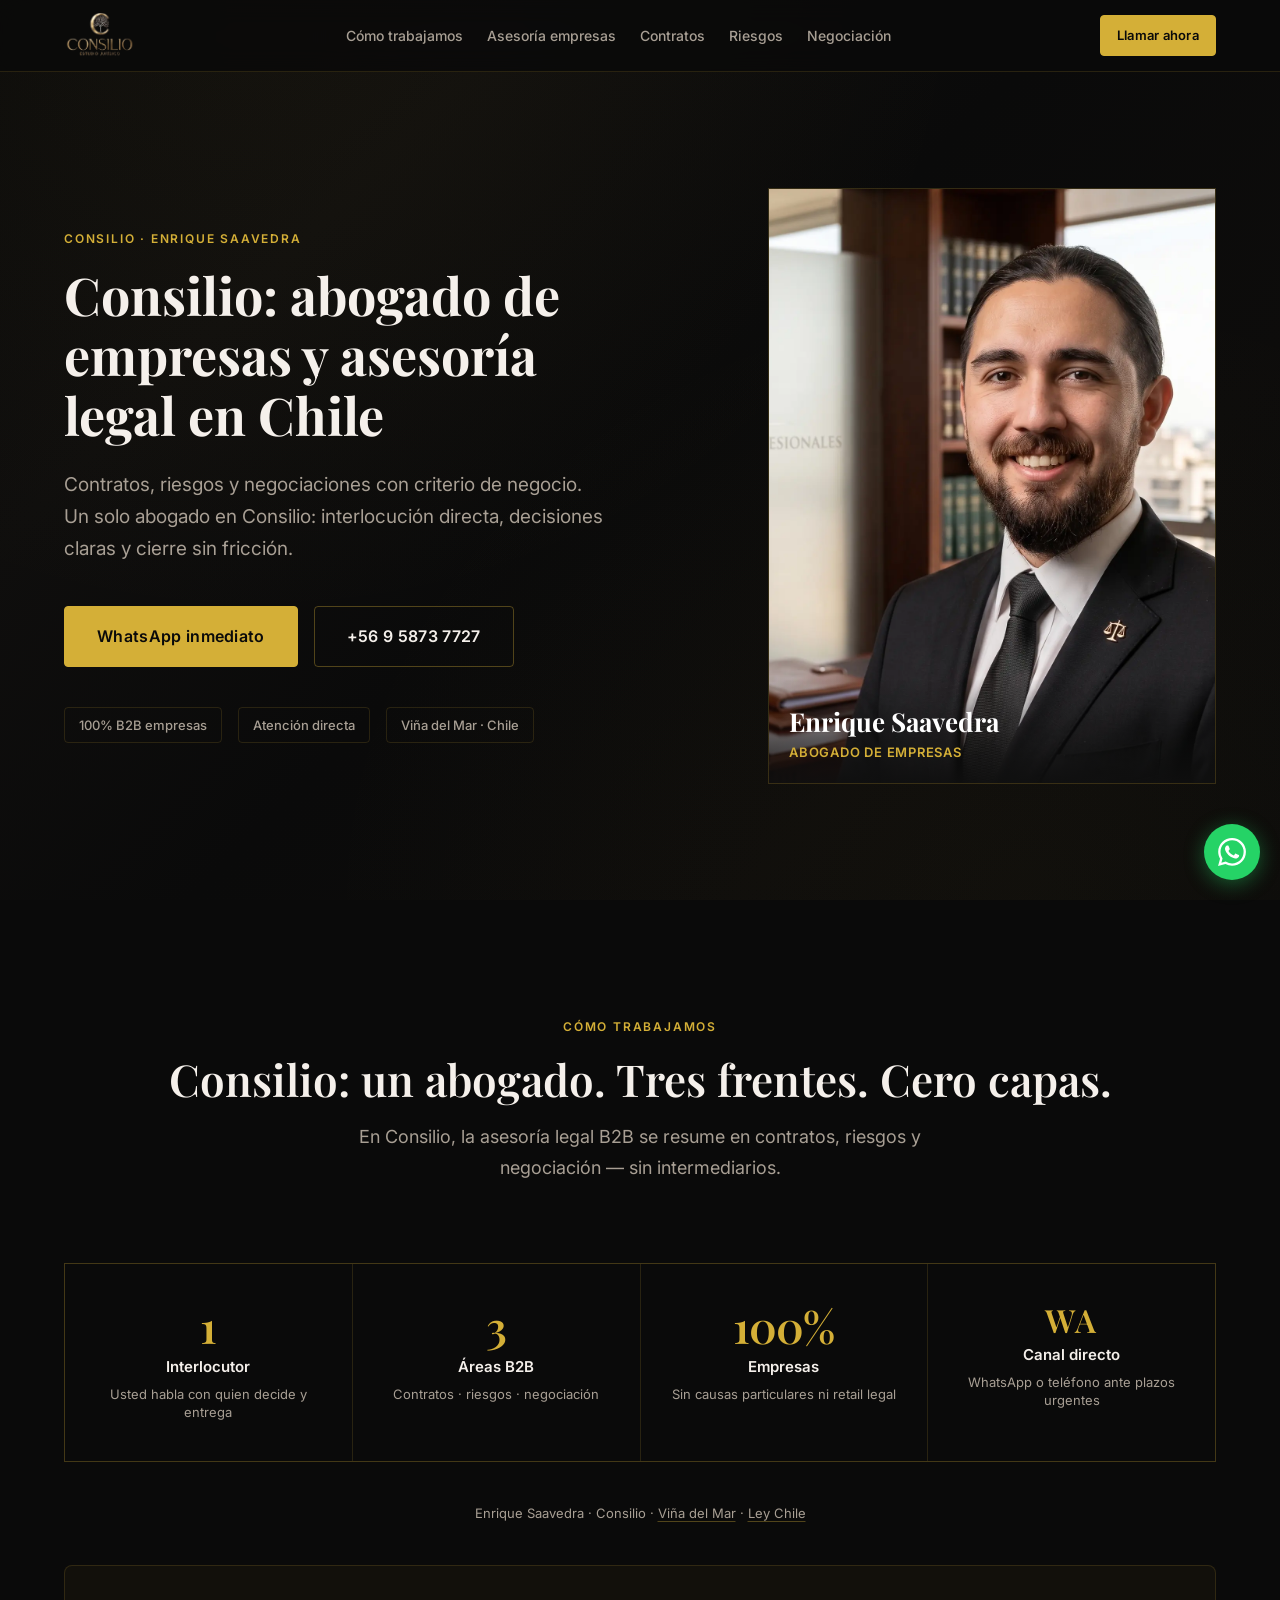
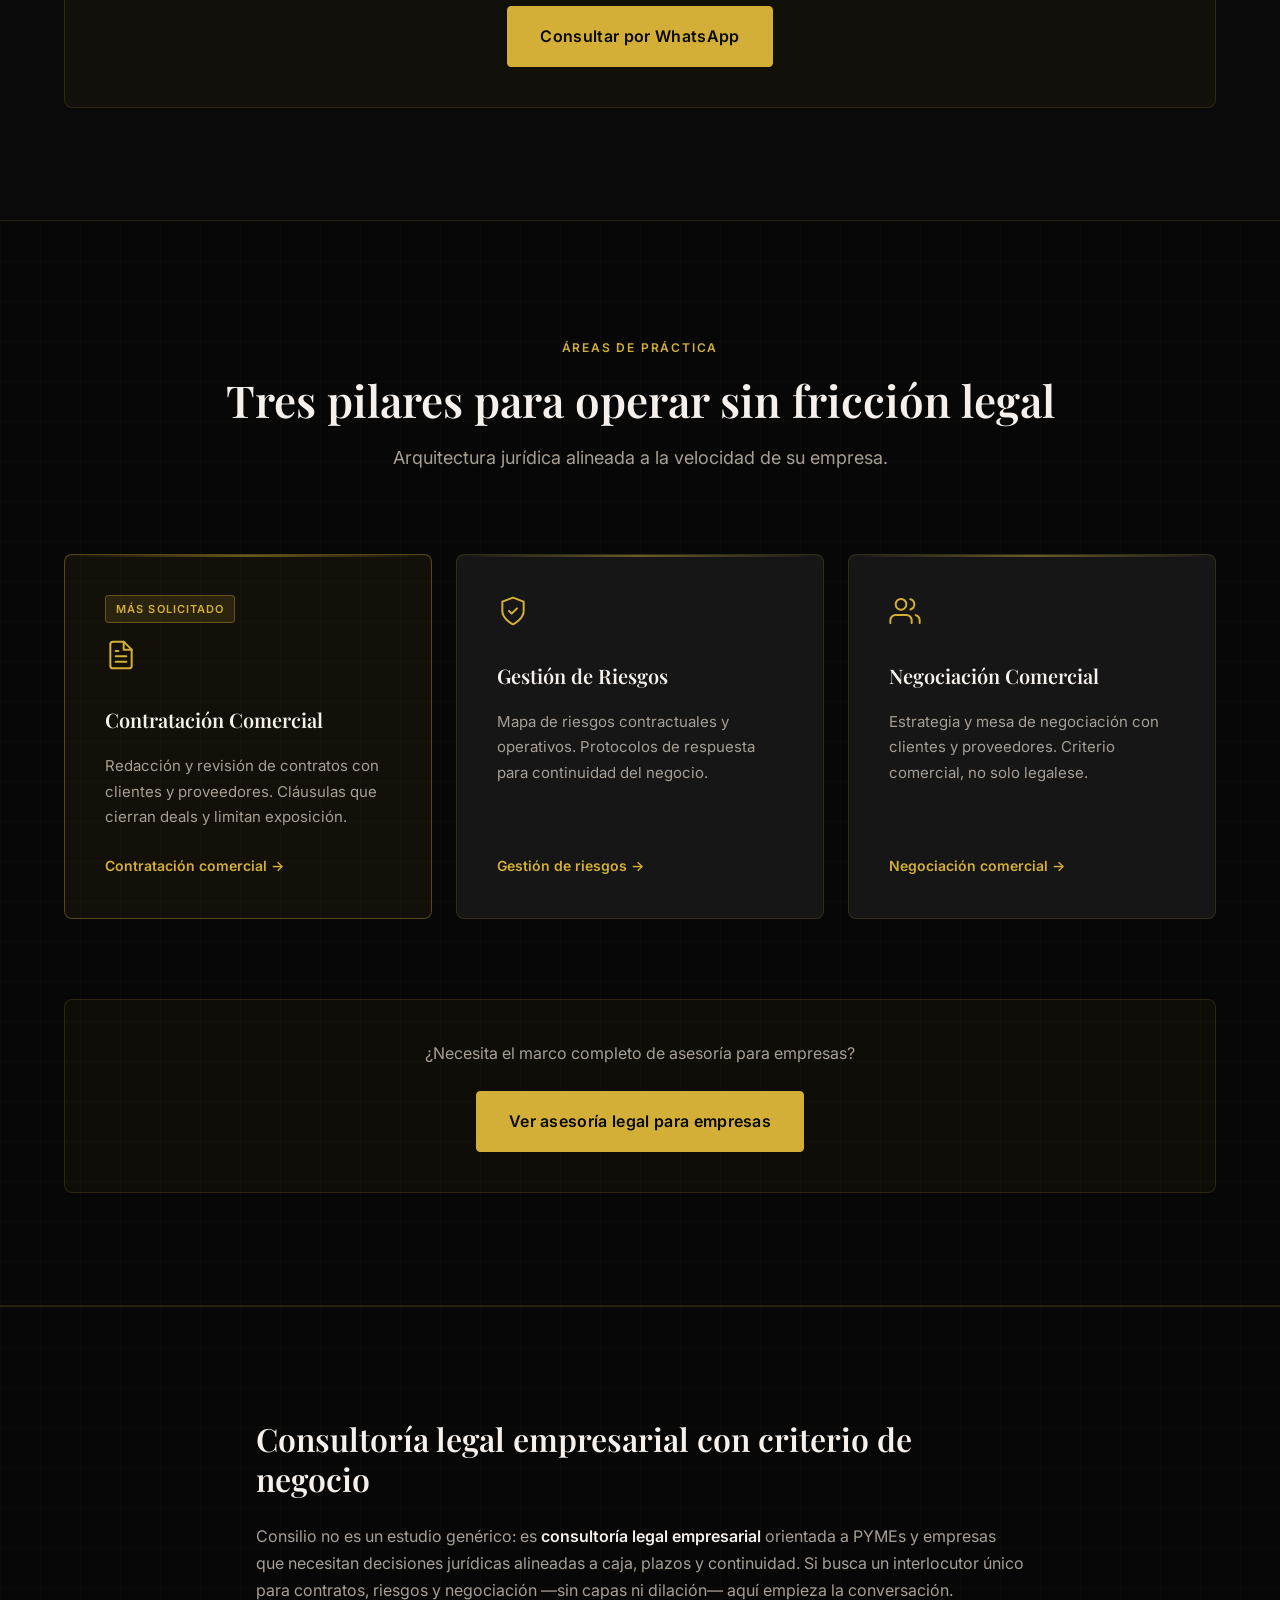
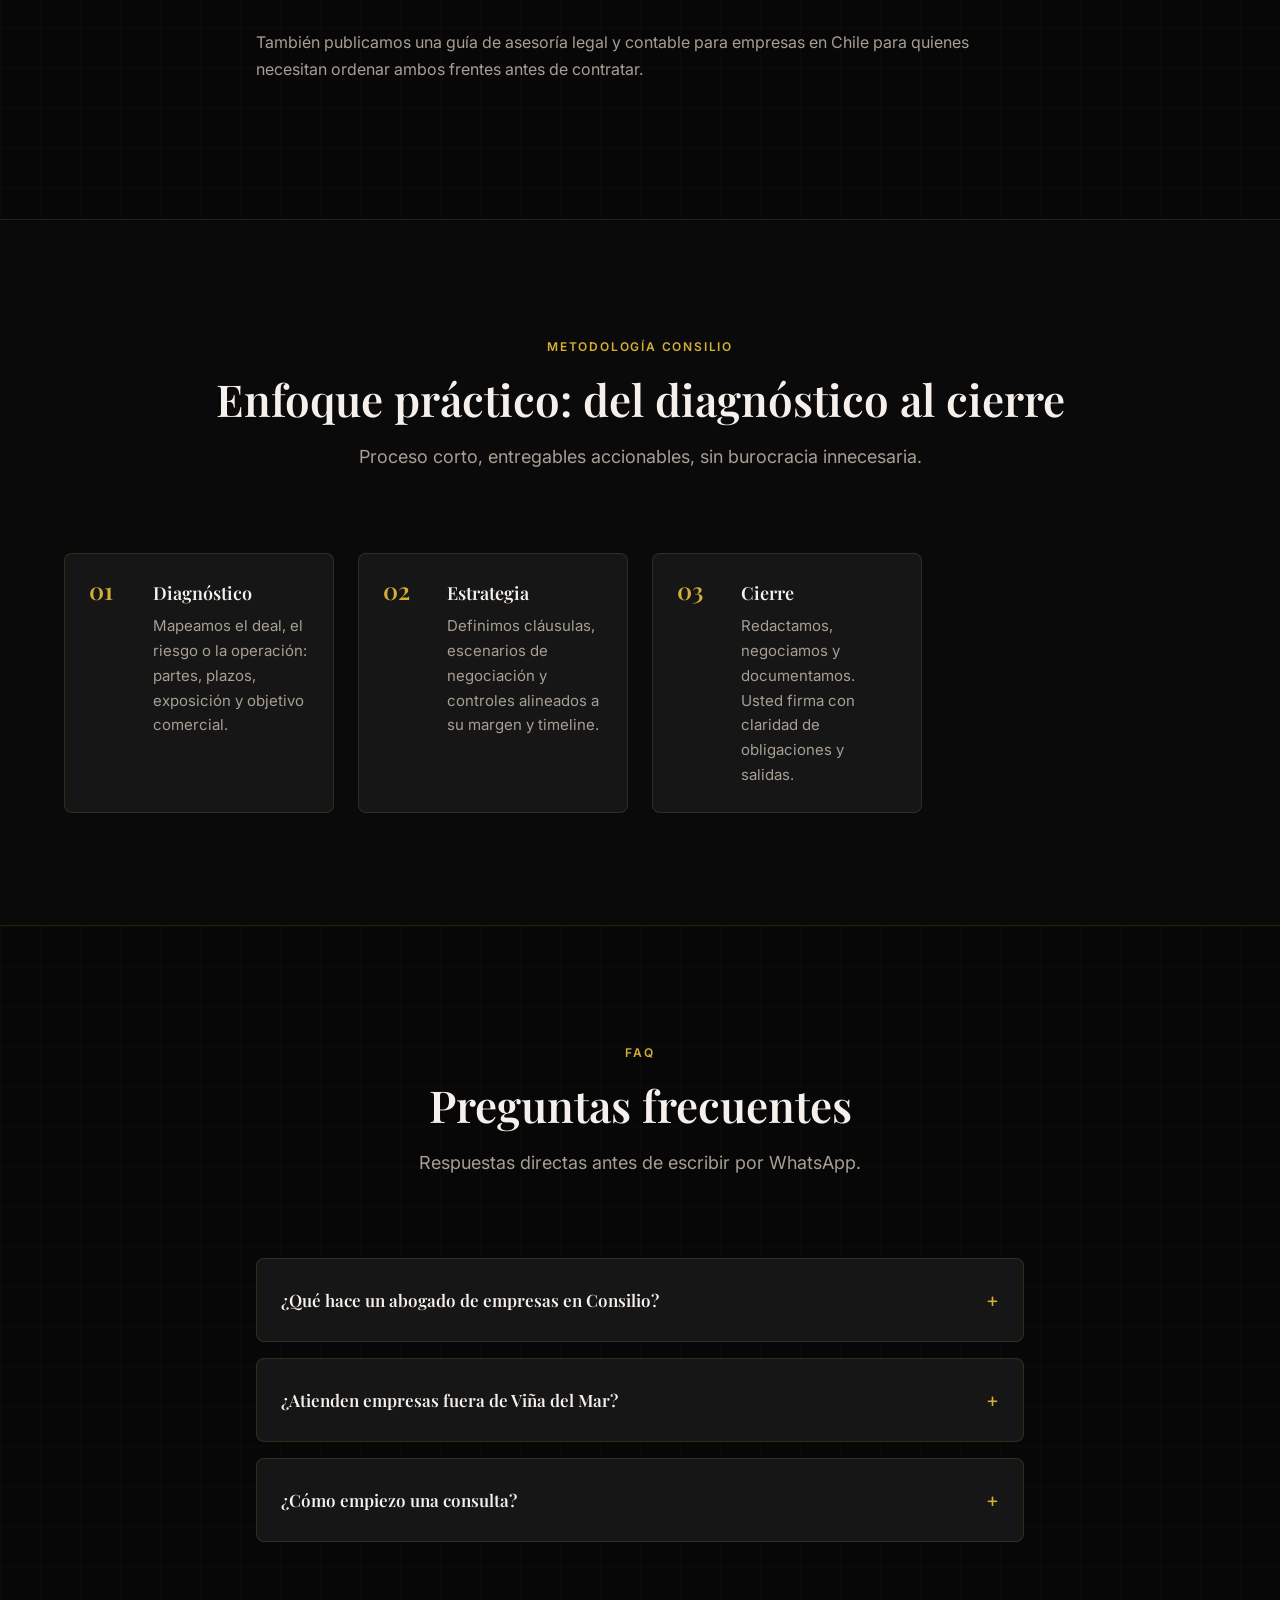
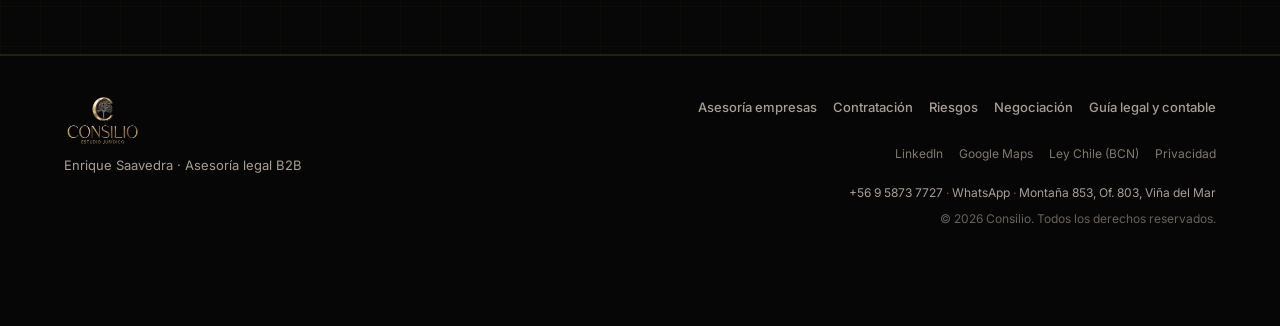
<file: index.html>
<!DOCTYPE html>
<html lang="es-CL">
<head>
  <meta charset="UTF-8">
  <meta name="viewport" content="width=device-width, initial-scale=1.0">
  <script>
    window.dataLayer = window.dataLayer || [];
    function gtag(){dataLayer.push(arguments);}
    (function(w,d,s,l,i){w[l]=w[l]||[];w[l].push({'gtm.start':
    new Date().getTime(),event:'gtm.js'});var f=d.getElementsByTagName(s)[0],
    j=d.createElement(s),dl=l!='dataLayer'?'&l='+l:'';j.async=true;j.src=
    'https://www.googletagmanager.com/gtm.js?id='+i+dl;f.parentNode.insertBefore(j,f);
    })(window,document,'script','dataLayer','GTM-K24BGLLD');
  </script>
  <meta name="description" content="Consilio — estudio jurídico de Enrique Saavedra. Abogado de empresas en Chile: contratos, riesgos y negociación comercial. Viña del Mar. +56 9 5873 7727.">
  <meta name="robots" content="index, follow, max-snippet:-1, max-image-preview:large">
  <meta name="author" content="Enrique Saavedra — Consilio Estudio Jurídico">
  <meta name="geo.region" content="CL-VS">
  <meta name="geo.placename" content="Viña del Mar">
  <meta name="theme-color" content="#0a0a0a">
  <link rel="icon" href="https://consilio.cl/favicon.ico" sizes="any">
  <link rel="icon" type="image/png" sizes="32x32" href="https://consilio.cl/favicon-32x32.png">
  <link rel="icon" type="image/png" sizes="16x16" href="https://consilio.cl/favicon-16x16.png">
  <link rel="icon" type="image/png" sizes="192x192" href="https://consilio.cl/favicon-192x192.png">
  <link rel="apple-touch-icon" sizes="180x180" href="https://consilio.cl/apple-touch-icon.png">

  <title>Consilio | Abogado de Empresas en Chile — Enrique Saavedra</title>
  <link rel="canonical" href="https://consilio.cl/">

  <meta property="og:type" content="website">
  <meta property="og:title" content="Consilio | Abogado de Empresas en Chile — Enrique Saavedra">
  <meta property="og:description" content="Consilio: asesoría legal B2B — contratos, riesgos y negociación. Enrique Saavedra, Viña del Mar.">
  <meta property="og:locale" content="es_CL">
  <meta property="og:url" content="https://consilio.cl/">
  <meta property="og:image" content="https://consilio.cl/EnriqueS.webp">
  <meta property="og:site_name" content="Consilio — Estudio Jurídico">
  <meta property="og:image:alt" content="Enrique Saavedra, abogado de empresas — Consilio Estudio Jurídico">
  <meta name="twitter:card" content="summary_large_image">
  <meta name="twitter:title" content="Consilio | Abogado de Empresas en Chile — Enrique Saavedra">
  <meta name="twitter:description" content="Consilio: asesoría legal B2B — contratos, riesgos y negociación. Enrique Saavedra, Viña del Mar.">
  <meta name="twitter:image" content="https://consilio.cl/EnriqueS.webp">

  <!-- LCP: preload imagen hero -->
  <link rel="preload" as="image" href="EnriqueS.webp" type="image/webp" fetchpriority="high">
  <link rel="preconnect" href="https://fonts.googleapis.com">
  <link rel="preconnect" href="https://fonts.gstatic.com" crossorigin>
  <link href="https://fonts.googleapis.com/css2?family=Inter:wght@400;500;600&family=Playfair+Display:wght@600;700&display=swap" rel="stylesheet" media="print" onload="this.media='all'">
  <noscript>
    <link href="https://fonts.googleapis.com/css2?family=Inter:wght@400;500;600&family=Playfair+Display:wght@600;700&display=swap" rel="stylesheet">
  </noscript>

  <link rel="stylesheet" href="styles.css">

  <!-- Schema JSON-LD: LegalService + Person (autoridad única) -->
  <script type="application/ld+json">
  {
    "@context": "https://schema.org",
    "@graph": [
      {
        "@type": ["LegalService", "ProfessionalService"],
        "@id": "https://consilio.cl/#organization",
        "name": "Consilio — Estudio Jurídico",
        "alternateName": "Consilio",
        "url": "https://consilio.cl",
        "logo": {
          "@type": "ImageObject",
          "url": "https://consilio.cl/consilio-logo.png"
        },
        "image": "https://consilio.cl/EnriqueS.webp",
        "telephone": "+56958737727",
        "description": "Asesoría legal B2B para empresas en Chile: contratación comercial, gestión de riesgos y negociación comercial. Enrique Saavedra.",
        "priceRange": "$$",
        "areaServed": {
          "@type": "Country",
          "name": "Chile"
        },
        "address": {
          "@type": "PostalAddress",
          "streetAddress": "Montaña 853, Oficina 803",
          "addressLocality": "Viña del Mar",
          "addressRegion": "Valparaíso",
          "postalCode": "2520000",
          "addressCountry": "CL"
        },
        "geo": {
          "@type": "GeoCoordinates",
          "latitude": -33.0245,
          "longitude": -71.5518
        },
        "sameAs": [
          "https://www.linkedin.com/in/enrique-alejandro-saavedra-pizarro-63552a117/",
          "https://www.google.com/maps/search/?api=1&query=Monta%C3%B1a+853%2C+Oficina+803%2C+Vi%C3%B1a+del+Mar%2C+Chile"
        ],
        "knowsAbout": [
          "Asesoría Legal B2B",
          "Contratación Comercial",
          "Gestión de Riesgos",
          "Negociación Comercial"
        ],
        "hasOfferCatalog": {
          "@type": "OfferCatalog",
          "name": "Áreas de práctica B2B",
          "itemListElement": [
            {
              "@type": "Offer",
              "itemOffered": {
                "@type": "Service",
                "name": "Asesoría Legal para Empresas",
                "url": "https://consilio.cl/asesoria-legal-empresas.html"
              }
            },
            {
              "@type": "Offer",
              "itemOffered": {
                "@type": "Service",
                "name": "Contratación Comercial",
                "url": "https://consilio.cl/contratacion-comercial.html"
              }
            },
            {
              "@type": "Offer",
              "itemOffered": {
                "@type": "Service",
                "name": "Gestión de Riesgos",
                "url": "https://consilio.cl/gestion-de-riesgos.html"
              }
            },
            {
              "@type": "Offer",
              "itemOffered": {
                "@type": "Service",
                "name": "Negociación Comercial",
                "url": "https://consilio.cl/negociacion-comercial.html"
              }
            }
          ]
        },
        "founder": {
          "@id": "https://consilio.cl/#enrique-saavedra"
        },
        "employee": {
          "@id": "https://consilio.cl/#enrique-saavedra"
        }
      },
      {
        "@type": "Person",
        "@id": "https://consilio.cl/#enrique-saavedra",
        "name": "Enrique Saavedra",
        "alternateName": "Enrique Alejandro Saavedra Pizarro",
        "jobTitle": "Abogado de Empresas",
        "worksFor": {
          "@id": "https://consilio.cl/#organization"
        },
        "url": "https://consilio.cl/",
        "image": "https://consilio.cl/EnriqueS.webp",
        "telephone": "+56958737727",
        "sameAs": [
          "https://www.linkedin.com/in/enrique-alejandro-saavedra-pizarro-63552a117/"
        ],
        "knowsAbout": [
          "Contratación Comercial",
          "Gestión de Riesgos",
          "Negociación Comercial",
          "Asesoría Legal para Empresas"
        ],
        "address": {
          "@type": "PostalAddress",
          "streetAddress": "Montaña 853, Oficina 803",
          "addressLocality": "Viña del Mar",
          "addressRegion": "Valparaíso",
          "addressCountry": "CL"
        }
      },
      {
        "@type": "WebPage",
        "@id": "https://consilio.cl/#webpage",
        "url": "https://consilio.cl/",
        "name": "Consilio | Abogado de Empresas en Chile — Enrique Saavedra",
        "isPartOf": {
          "@type": "WebSite",
          "name": "Consilio — Estudio Jurídico",
          "alternateName": "Consilio",
          "url": "https://consilio.cl"
        },
        "about": {
          "@id": "https://consilio.cl/#enrique-saavedra"
        },
        "inLanguage": "es-CL"
      },
      {
        "@type": "FAQPage",
        "@id": "https://consilio.cl/#faq",
        "mainEntity": [
          {
            "@type": "Question",
            "name": "¿Qué hace un abogado de empresas en Consilio?",
            "acceptedAnswer": {
              "@type": "Answer",
              "text": "Acompaña la operación comercial B2B: contratación, gestión de riesgos y negociación con clientes y proveedores, con interlocución directa con Enrique Saavedra."
            }
          },
          {
            "@type": "Question",
            "name": "¿Atienden empresas fuera de Viña del Mar?",
            "acceptedAnswer": {
              "@type": "Answer",
              "text": "Sí. Trabajamos con empresas en todo Chile de forma presencial o remota, con reuniones virtuales y entrega digital de documentos."
            }
          },
          {
            "@type": "Question",
            "name": "¿Cómo empiezo una consulta?",
            "acceptedAnswer": {
              "@type": "Answer",
              "text": "Escriba por WhatsApp al +56 9 5873 7727 o llame al mismo número. Indique el tipo de deal o documento y el plazo."
            }
          }
        ]
      }
    ]
  }
  </script>
</head>
<body>

  <a href="#hero" class="skip-link">Saltar al contenido principal</a>

  <!-- 1. Header -->
  <header class="header" id="header">
    <div class="container header__inner">
      <a href="/" class="logo" aria-label="Consilio — Estudio Jurídico, inicio">
        <img
          class="logo__img"
          src="consilio-logo.png"
          alt="Consilio — Estudio Jurídico"
          width="120"
          height="52"
          loading="eager"
          decoding="async"
        >
      </a>

      <nav class="nav" id="nav" aria-label="Navegación principal">
        <ul class="nav__list">
          <li><a href="#autoridad" class="nav__link">Cómo trabajamos</a></li>
          <li><a href="/asesoria-legal-empresas.html" class="nav__link">Asesoría empresas</a></li>
          <li><a href="/contratacion-comercial.html" class="nav__link">Contratos</a></li>
          <li><a href="/gestion-de-riesgos.html" class="nav__link">Riesgos</a></li>
          <li><a href="/negociacion-comercial.html" class="nav__link">Negociación</a></li>
        </ul>
      </nav>

      <a href="tel:+56958737727" class="btn btn--primary btn--sm header__cta">Llamar ahora</a>

      <button
        class="nav-toggle"
        id="nav-toggle"
        type="button"
        aria-label="Abrir menú de navegación"
        aria-expanded="false"
        aria-controls="nav"
      >
        <span class="nav-toggle__bar"></span>
        <span class="nav-toggle__bar"></span>
        <span class="nav-toggle__bar"></span>
      </button>
    </div>
  </header>

  <main>

    <!-- 2. Hero -->
    <section id="hero" class="hero">
      <div class="container hero__inner">
        <div class="hero__content">
          <p class="hero__eyebrow">Consilio · Enrique Saavedra</p>
          <h1 class="hero__title">Consilio: abogado de empresas y asesoría legal en Chile</h1>
          <p class="hero__subtitle">Contratos, riesgos y negociaciones con criterio de negocio. Un solo abogado en Consilio: interlocución directa, decisiones claras y cierre sin fricción.</p>
          <div class="hero__actions">
            <a
              href="https://wa.me/56958737727?text=Hola,%20necesito%20asesor%C3%ADa%20legal%20B2B%20para%20mi%20empresa."
              class="btn btn--primary btn--lg"
              target="_blank"
              rel="noopener noreferrer"
            >WhatsApp inmediato</a>
            <a href="tel:+56958737727" class="btn btn--ghost btn--lg">+56 9 5873 7727</a>
          </div>
          <ul class="hero__trust" aria-label="Señales de confianza">
            <li>100% B2B empresas</li>
            <li>Atención directa</li>
            <li>Viña del Mar · Chile</li>
          </ul>
        </div>

        <div class="hero__visual">
          <figure class="hero__figure">
            <img
              src="EnriqueS.webp"
              alt="Enrique Saavedra, abogado de empresas — asesoría legal para empresas | Consilio Estudio Jurídico"
              width="480"
              height="640"
              loading="eager"
              decoding="async"
              fetchpriority="high"
            >
            <figcaption class="hero__caption">
              <span class="hero__caption-name">Enrique Saavedra</span>
              <span class="hero__caption-role">Abogado de empresas</span>
            </figcaption>
          </figure>
        </div>
      </div>
    </section>

    <!-- 3. Cómo trabajamos (prueba escaneable, sin florituras) -->
    <section id="autoridad" class="section autoridad" aria-labelledby="autoridad-title">
      <div class="container">
        <header class="section__header section__header--center">
          <span class="section__eyebrow">Cómo trabajamos</span>
          <h2 id="autoridad-title" class="section__title">Consilio: un abogado. Tres frentes. Cero capas.</h2>
          <p class="section__lead">En Consilio, la asesoría legal B2B se resume en contratos, riesgos y negociación — sin intermediarios.</p>
        </header>

        <ul class="proof-grid" aria-label="Cómo opera Consilio">
          <li class="proof-grid__item">
            <span class="proof-grid__num" aria-hidden="true">1</span>
            <span class="proof-grid__label">Interlocutor</span>
            <span class="proof-grid__hint">Usted habla con quien decide y entrega</span>
          </li>
          <li class="proof-grid__item">
            <span class="proof-grid__num" aria-hidden="true">3</span>
            <span class="proof-grid__label">Áreas B2B</span>
            <span class="proof-grid__hint">Contratos · riesgos · negociación</span>
          </li>
          <li class="proof-grid__item">
            <span class="proof-grid__num" aria-hidden="true">100%</span>
            <span class="proof-grid__label">Empresas</span>
            <span class="proof-grid__hint">Sin causas particulares ni retail legal</span>
          </li>
          <li class="proof-grid__item">
            <span class="proof-grid__num proof-grid__num--sm" aria-hidden="true">WA</span>
            <span class="proof-grid__label">Canal directo</span>
            <span class="proof-grid__hint">WhatsApp o teléfono ante plazos urgentes</span>
          </li>
        </ul>

        <p class="autoridad__meta">
          Enrique Saavedra · Consilio ·
          <a href="https://www.google.com/maps/search/?api=1&amp;query=Monta%C3%B1a+853%2C+Oficina+803%2C+Vi%C3%B1a+del+Mar%2C+Chile" target="_blank" rel="noopener noreferrer">Viña del Mar</a>
          ·
          <a href="https://www.bcn.cl/leychile" target="_blank" rel="noopener noreferrer">Ley Chile</a>
        </p>

        <div class="servicios__cta">
          <a
            href="https://wa.me/56958737727?text=Hola,%20necesito%20asesor%C3%ADa%20legal%20B2B%20para%20mi%20empresa."
            class="btn btn--primary btn--lg"
            target="_blank"
            rel="noopener noreferrer"
          >Consultar por WhatsApp</a>
        </div>
      </div>
    </section>

    <!-- 4. Áreas de práctica -->
    <section id="servicios" class="servicios section section--dark" aria-labelledby="servicios-title">
      <div class="container">
        <header class="section__header section__header--center">
          <span class="section__eyebrow">Áreas de práctica</span>
          <h2 id="servicios-title" class="section__title">Tres pilares para operar sin fricción legal</h2>
          <p class="section__lead">Arquitectura jurídica alineada a la velocidad de su empresa.</p>
        </header>

        <div class="servicios__grid">
          <article class="service-card service-card--featured">
            <span class="service-card__badge">Más solicitado</span>
            <div class="service-card__icon" aria-hidden="true">
              <svg width="32" height="32" viewBox="0 0 24 24" fill="none" stroke="currentColor" stroke-width="1.5" stroke-linecap="round" stroke-linejoin="round">
                <path d="M14 2H6a2 2 0 00-2 2v16a2 2 0 002 2h12a2 2 0 002-2V8z"/>
                <path d="M14 2v6h6M16 13H8M16 17H8M10 9H8"/>
              </svg>
            </div>
            <h3 class="service-card__title"><a href="/contratacion-comercial.html">Contratación Comercial</a></h3>
            <p class="service-card__desc">Redacción y revisión de contratos con clientes y proveedores. Cláusulas que cierran deals y limitan exposición.</p>
            <a href="/contratacion-comercial.html" class="service-card__link">Contratación comercial →</a>
          </article>

          <article class="service-card">
            <div class="service-card__icon" aria-hidden="true">
              <svg width="32" height="32" viewBox="0 0 24 24" fill="none" stroke="currentColor" stroke-width="1.5" stroke-linecap="round" stroke-linejoin="round">
                <path d="M12 22s8-4 8-10V5l-8-3-8 3v7c0 6 8 10 8 10z"/>
                <path d="M9 12l2 2 4-4"/>
              </svg>
            </div>
            <h3 class="service-card__title"><a href="/gestion-de-riesgos.html">Gestión de Riesgos</a></h3>
            <p class="service-card__desc">Mapa de riesgos contractuales y operativos. Protocolos de respuesta para continuidad del negocio.</p>
            <a href="/gestion-de-riesgos.html" class="service-card__link">Gestión de riesgos →</a>
          </article>

          <article class="service-card">
            <div class="service-card__icon" aria-hidden="true">
              <svg width="32" height="32" viewBox="0 0 24 24" fill="none" stroke="currentColor" stroke-width="1.5" stroke-linecap="round" stroke-linejoin="round">
                <path d="M17 21v-2a4 4 0 00-4-4H5a4 4 0 00-4 4v2"/>
                <circle cx="9" cy="7" r="4"/>
                <path d="M23 21v-2a4 4 0 00-3-3.87M16 3.13a4 4 0 010 7.75"/>
              </svg>
            </div>
            <h3 class="service-card__title"><a href="/negociacion-comercial.html">Negociación Comercial</a></h3>
            <p class="service-card__desc">Estrategia y mesa de negociación con clientes y proveedores. Criterio comercial, no solo legalese.</p>
            <a href="/negociacion-comercial.html" class="service-card__link">Negociación comercial →</a>
          </article>
        </div>

        <div class="servicios__cta">
          <p>¿Necesita el marco completo de asesoría para empresas?</p>
          <a href="/asesoria-legal-empresas.html" class="btn btn--primary btn--lg">Ver asesoría legal para empresas</a>
        </div>
      </div>
    </section>

    <section id="consultoria" class="contenido-seo section section--dark" aria-labelledby="consultoria-title">
      <div class="container contenido-seo__inner">
        <h2 id="consultoria-title">Consultoría legal empresarial con criterio de negocio</h2>
        <p>Consilio no es un estudio genérico: es <a href="/asesoria-legal-empresas.html"><strong>consultoría legal empresarial</strong></a> orientada a PYMEs y empresas que necesitan decisiones jurídicas alineadas a caja, plazos y continuidad. Si busca un interlocutor único para contratos, riesgos y negociación —sin capas ni dilación— aquí empieza la conversación.</p>
        <p>También publicamos una <a href="/guia-asesoria-legal-contable-empresas-chile.html">guía de asesoría legal y contable para empresas en Chile</a> para quienes necesitan ordenar ambos frentes antes de contratar.</p>
      </div>
    </section>

    <!-- 5. Metodología B2B -->
    <section id="metodologia" class="metodologia section" aria-labelledby="metodologia-title">
      <div class="container">
        <header class="section__header section__header--center">
          <span class="section__eyebrow">Metodología Consilio</span>
          <h2 id="metodologia-title" class="section__title">Enfoque práctico: del diagnóstico al cierre</h2>
          <p class="section__lead">Proceso corto, entregables accionables, sin burocracia innecesaria.</p>
        </header>

        <ol class="metodologia__list">
          <li class="metodologia__item">
            <span class="metodologia__step" aria-hidden="true">01</span>
            <div class="metodologia__body">
              <h3 class="metodologia__title">Diagnóstico</h3>
              <p class="metodologia__desc">Mapeamos el deal, el riesgo o la operación: partes, plazos, exposición y objetivo comercial.</p>
            </div>
          </li>
          <li class="metodologia__item">
            <span class="metodologia__step" aria-hidden="true">02</span>
            <div class="metodologia__body">
              <h3 class="metodologia__title">Estrategia</h3>
              <p class="metodologia__desc">Definimos cláusulas, escenarios de negociación y controles alineados a su margen y timeline.</p>
            </div>
          </li>
          <li class="metodologia__item">
            <span class="metodologia__step" aria-hidden="true">03</span>
            <div class="metodologia__body">
              <h3 class="metodologia__title">Cierre</h3>
              <p class="metodologia__desc">Redactamos, negociamos y documentamos. Usted firma con claridad de obligaciones y salidas.</p>
            </div>
          </li>
        </ol>
      </div>
    </section>

    <!-- FAQ (snippet / rich results) -->
    <section id="faq" class="faq-section section section--dark" aria-labelledby="faq-home-title">
      <div class="container">
        <header class="section__header section__header--center">
          <span class="section__eyebrow">FAQ</span>
          <h2 id="faq-home-title" class="section__title">Preguntas frecuentes</h2>
          <p class="section__lead">Respuestas directas antes de escribir por WhatsApp.</p>
        </header>
        <div class="faq-list">
          <details class="faq-item">
            <summary>¿Qué hace un abogado de empresas en Consilio?</summary>
            <p class="faq-item__answer">En Consilio acompaña la operación comercial B2B: <a href="/contratacion-comercial.html">contratación comercial</a>, <a href="/gestion-de-riesgos.html">gestión de riesgos</a> y <a href="/negociacion-comercial.html">negociación comercial</a>, con interlocución directa con Enrique Saavedra. El marco completo de <a href="/asesoria-legal-empresas.html">consultoría legal empresarial</a> está en asesoría legal para empresas.</p>
          </details>
          <details class="faq-item">
            <summary>¿Atienden empresas fuera de Viña del Mar?</summary>
            <p class="faq-item__answer">Sí. Trabajamos con empresas en todo Chile de forma presencial o remota, con reuniones virtuales y entrega digital de documentos.</p>
          </details>
          <details class="faq-item">
            <summary>¿Cómo empiezo una consulta?</summary>
            <p class="faq-item__answer">Escriba por WhatsApp al +56 9 5873 7727 o llame al mismo número. Indique el tipo de deal o documento y el plazo.</p>
          </details>
        </div>
      </div>
    </section>

  </main>

  <!-- 6. Footer -->
  <footer class="footer">
    <div class="container footer__inner">
      <div class="footer__brand">
        <img
          class="footer__logo"
          src="consilio-logo.png"
          alt="Consilio — Estudio Jurídico"
          width="140"
          height="60"
          loading="lazy"
          decoding="async"
        >
        <p class="footer__tagline">Enrique Saavedra · Asesoría legal B2B</p>
      </div>
      <div class="footer__meta">
        <nav class="footer__nav" aria-label="Enlaces de servicios">
          <a href="/asesoria-legal-empresas.html">Asesoría empresas</a>
          <a href="/contratacion-comercial.html">Contratación</a>
          <a href="/gestion-de-riesgos.html">Riesgos</a>
          <a href="/negociacion-comercial.html">Negociación</a>
          <a href="/guia-asesoria-legal-contable-empresas-chile.html">Guía legal y contable</a>
        </nav>
        <nav class="footer__nav footer__nav--ext" aria-label="Ubicación y referencias">
          <a href="https://www.linkedin.com/in/enrique-alejandro-saavedra-pizarro-63552a117/" target="_blank" rel="noopener noreferrer">LinkedIn</a>
          <a href="https://www.google.com/maps/search/?api=1&query=Monta%C3%B1a+853%2C+Oficina+803%2C+Vi%C3%B1a+del+Mar%2C+Chile" target="_blank" rel="noopener noreferrer">Google Maps</a>
          <a href="https://www.bcn.cl/leychile" target="_blank" rel="noopener noreferrer">Ley Chile (BCN)</a>
          <a href="/privacidad.html">Privacidad</a>
        </nav>
        <p class="footer__copy">
          <a href="tel:+56958737727">+56 9 5873 7727</a>
          ·
          <a
            href="https://wa.me/56958737727?text=Hola,%20necesito%20asesor%C3%ADa%20legal%20B2B%20para%20mi%20empresa."
            target="_blank"
            rel="noopener noreferrer"
          >WhatsApp</a>
          · <a href="https://www.google.com/maps/search/?api=1&amp;query=Monta%C3%B1a+853%2C+Oficina+803%2C+Vi%C3%B1a+del+Mar%2C+Chile" target="_blank" rel="noopener noreferrer">Montaña 853, Of. 803, Viña del Mar</a>
        </p>
        <p class="footer__copy">&copy; <span id="year"></span> Consilio. Todos los derechos reservados.</p>
      </div>
    </div>
  </footer>

  <a
    class="wa-float"
    href="https://wa.me/56958737727?text=Hola,%20necesito%20asesor%C3%ADa%20legal%20B2B%20para%20mi%20empresa."
    target="_blank"
    rel="noopener noreferrer"
    aria-label="Contactar por WhatsApp a Enrique Saavedra"
  >
    <svg class="wa-float__icon" width="28" height="28" viewBox="0 0 24 24" fill="currentColor" aria-hidden="true">
      <path d="M17.472 14.382c-.297-.149-1.758-.867-2.03-.967-.273-.099-.471-.148-.67.15-.197.297-.767.966-.94 1.164-.173.199-.347.223-.644.075-.297-.15-1.255-.463-2.39-1.475-.883-.788-1.48-1.761-1.653-2.059-.173-.297-.018-.458.13-.606.134-.133.298-.347.446-.52.149-.174.198-.298.298-.497.099-.198.05-.371-.025-.52-.075-.149-.669-1.612-.916-2.207-.242-.579-.487-.5-.669-.51-.173-.008-.371-.01-.57-.01-.198 0-.52.074-.792.372-.272.297-1.04 1.016-1.04 2.479 0 1.462 1.065 2.875 1.213 3.074.149.198 2.096 3.2 5.077 4.487.709.306 1.262.489 1.694.625.712.227 1.36.195 1.871.118.571-.085 1.758-.719 2.006-1.413.248-.694.248-1.289.173-1.413-.074-.124-.272-.198-.57-.347m-5.421 7.403h-.004a9.87 9.87 0 01-5.031-1.378l-.361-.214-3.741.982.998-3.648-.235-.374a9.86 9.86 0 01-1.51-5.26c.001-5.45 4.436-9.884 9.888-9.884 2.64 0 5.122 1.03 6.988 2.898a9.825 9.825 0 012.893 6.994c-.003 5.45-4.435 9.884-9.885 9.884m8.413-18.297A11.815 11.815 0 0012.05 0C5.495 0 .16 5.335.157 11.892c0 2.096.547 4.142 1.588 5.945L.057 24l6.305-1.654a11.882 11.882 0 005.683 1.448h.005c6.554 0 11.89-5.335 11.893-11.893a11.821 11.821 0 00-3.48-8.413z"/>
    </svg>
  </a>

  <script src="script.js" defer></script>
</body>
</html>
</file>
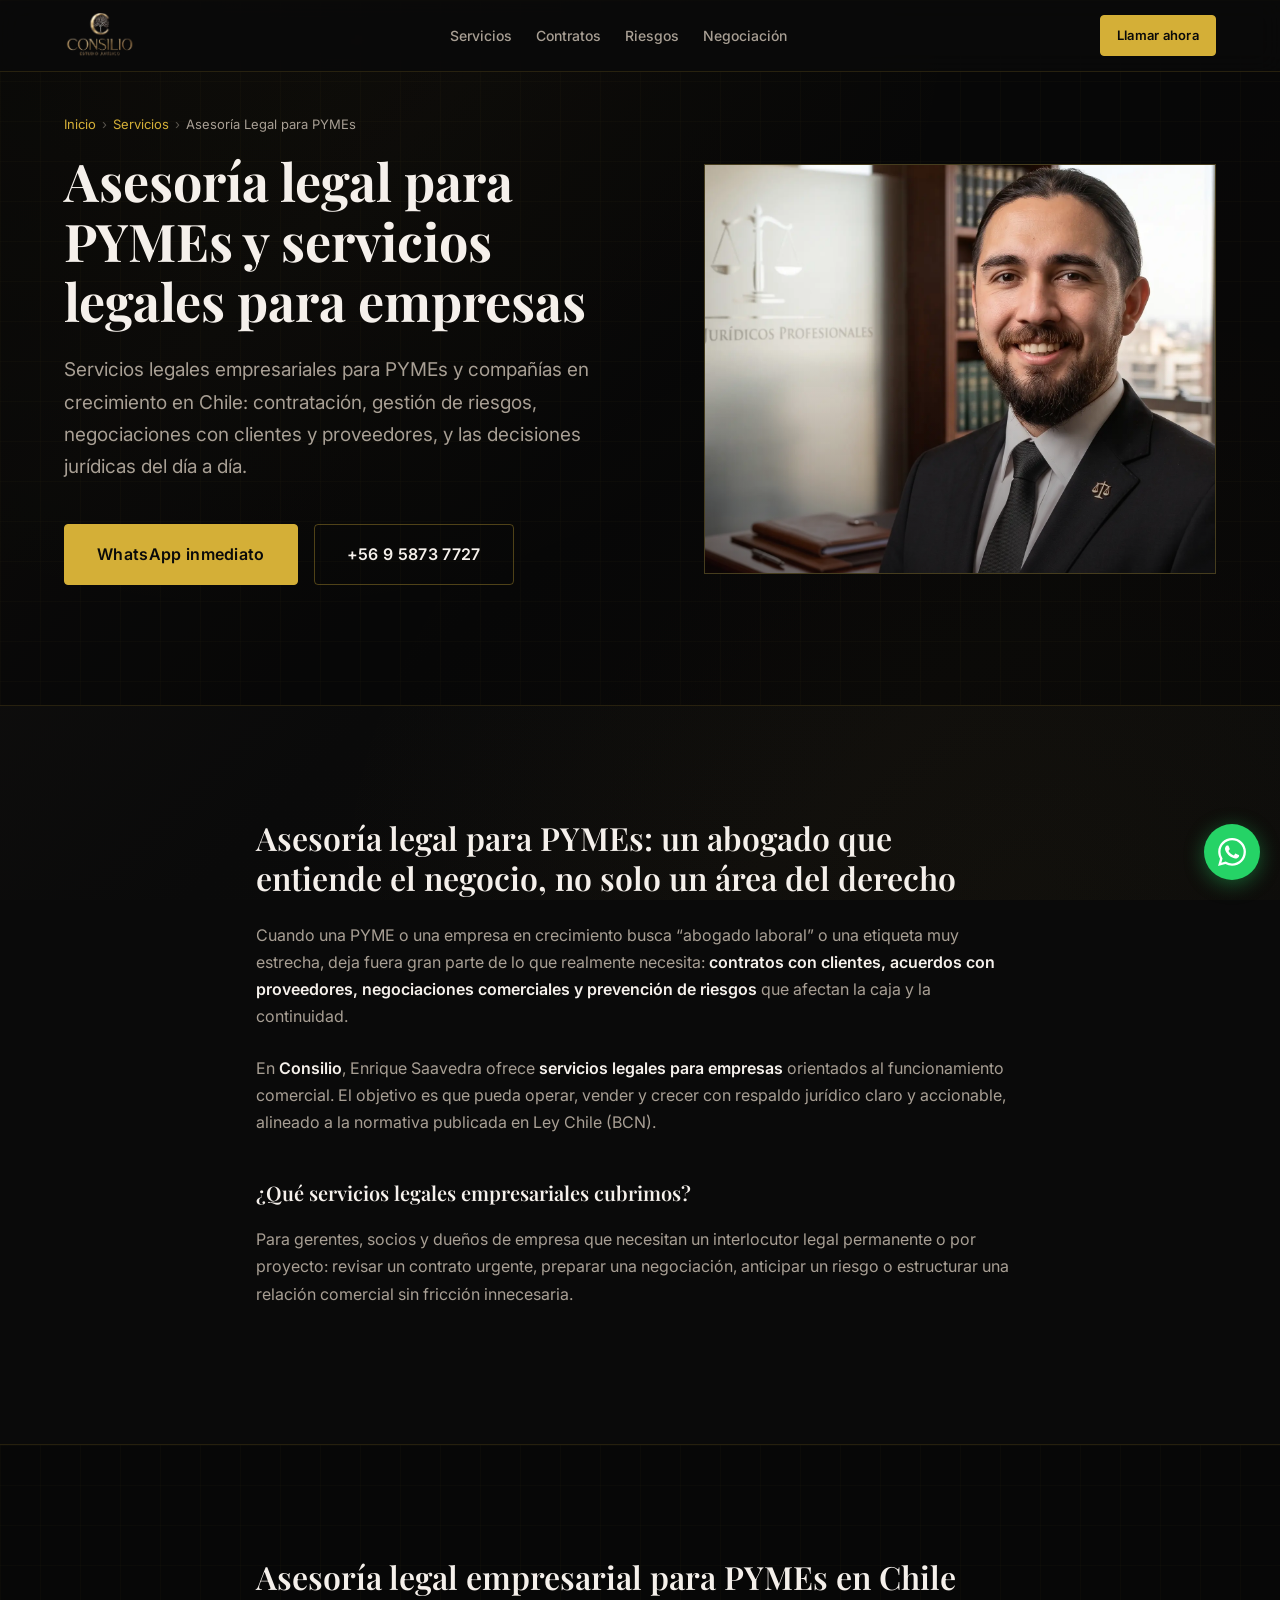
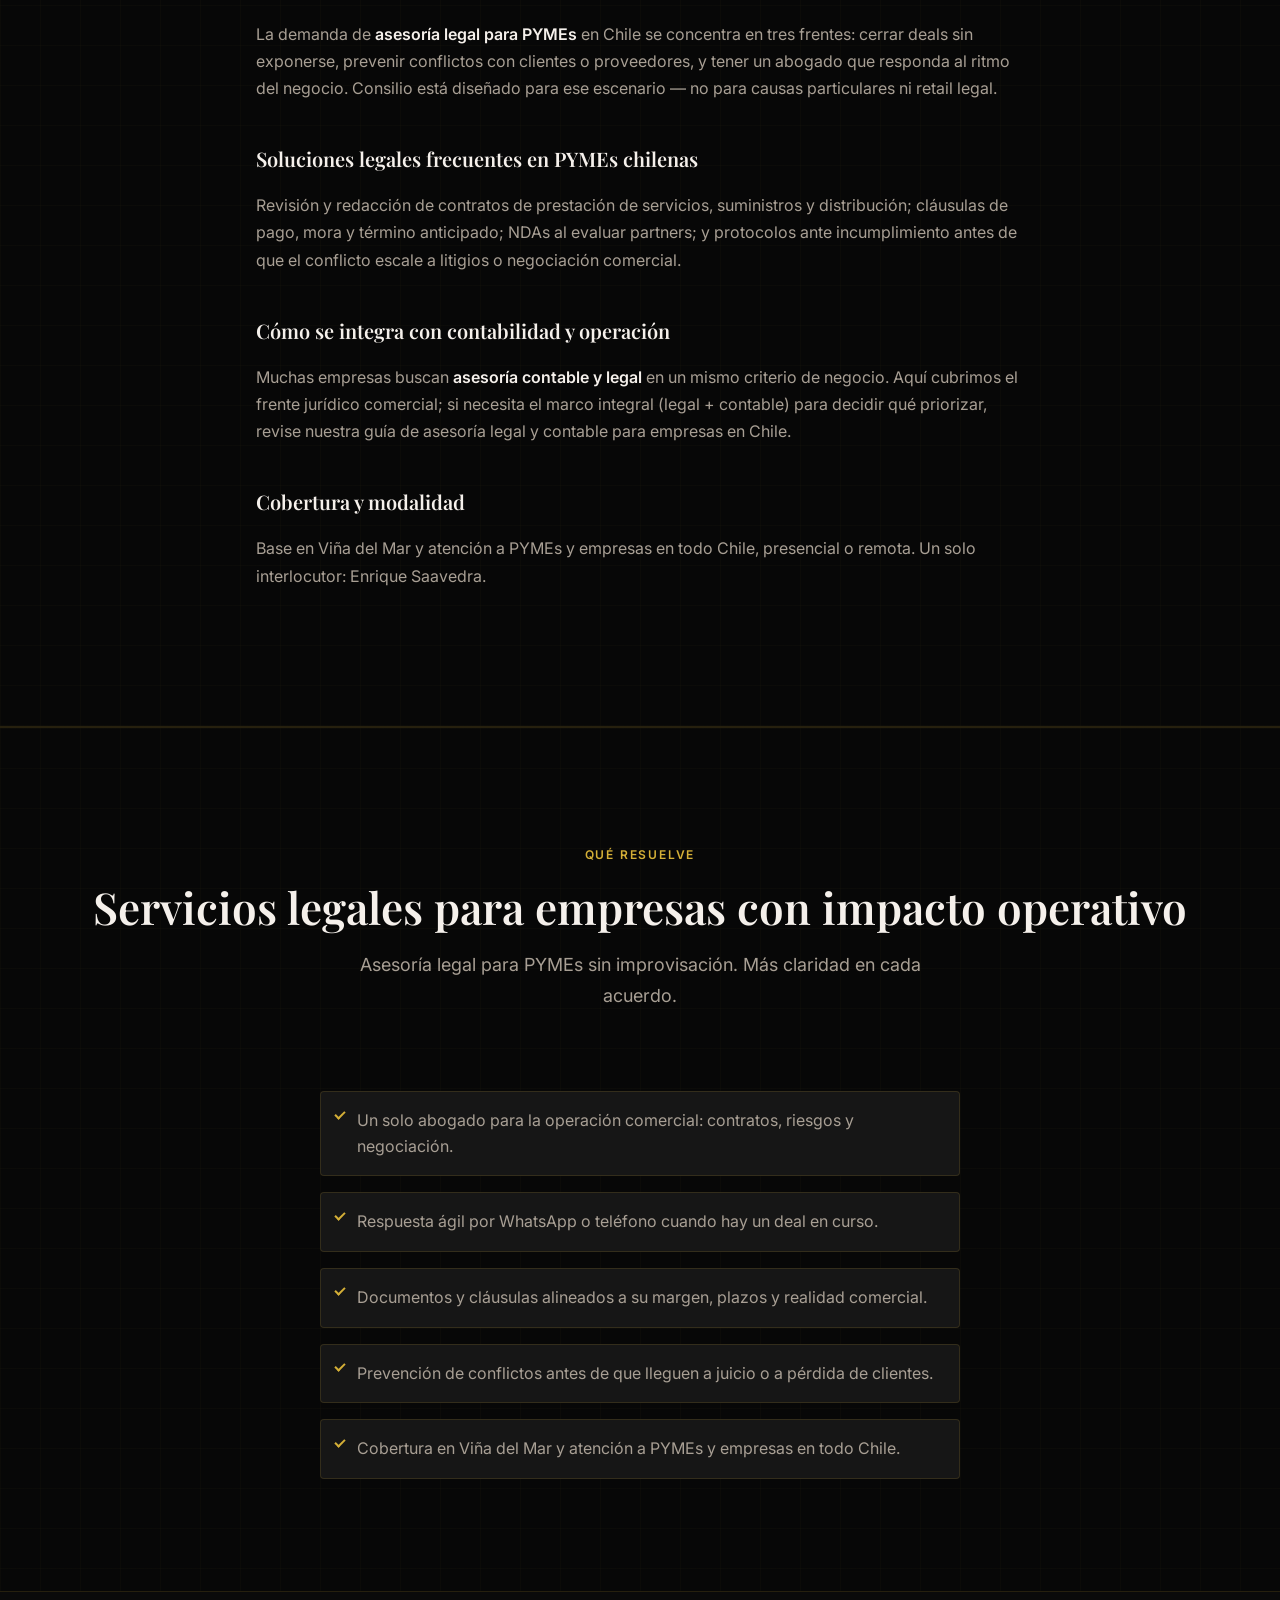
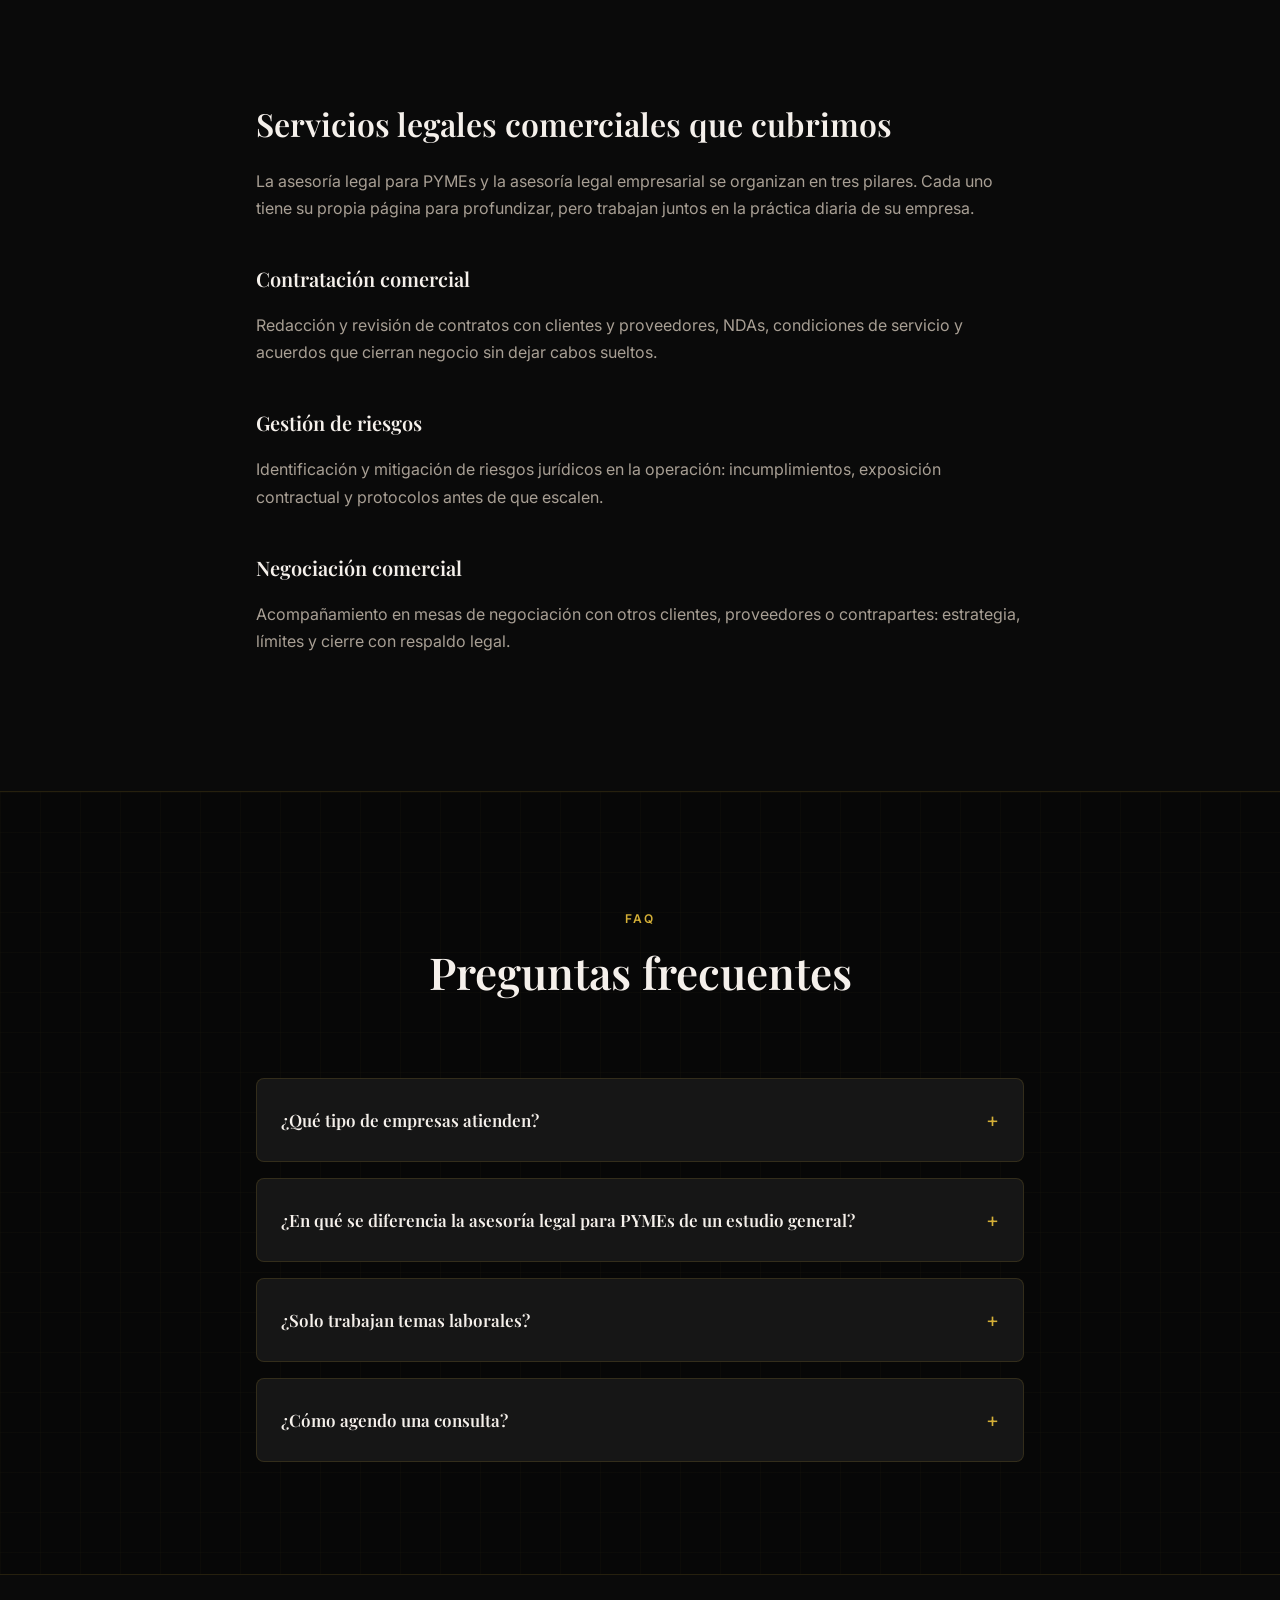
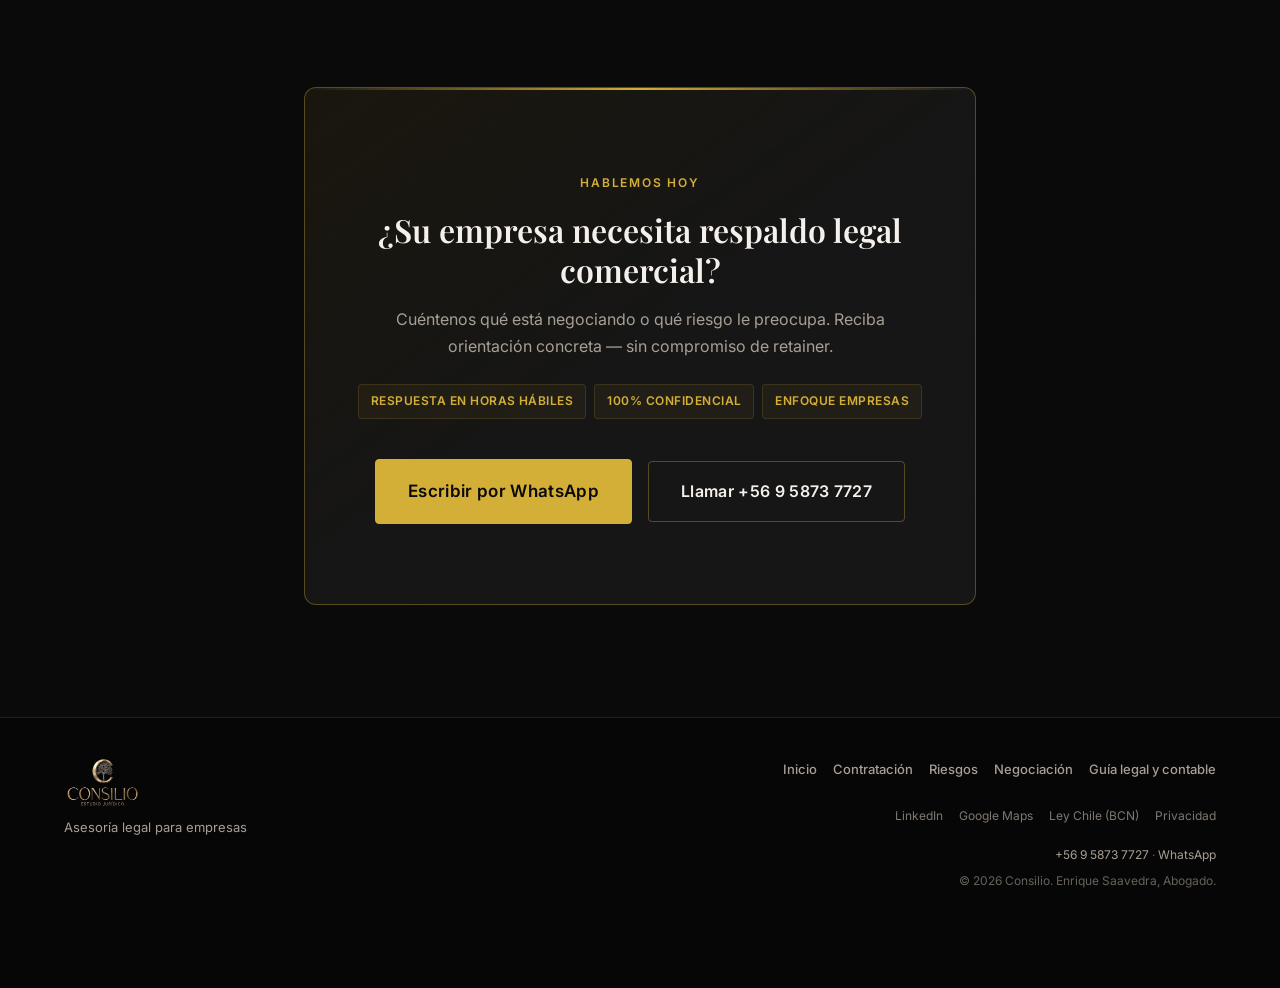
<file: asesoria-legal-empresas.html>
<!DOCTYPE html>
<html lang="es-CL">
<head>
  <meta charset="UTF-8">
  <meta name="viewport" content="width=device-width, initial-scale=1.0">
  <script>
    window.dataLayer = window.dataLayer || [];
    function gtag(){dataLayer.push(arguments);}
    (function(w,d,s,l,i){w[l]=w[l]||[];w[l].push({'gtm.start':
    new Date().getTime(),event:'gtm.js'});var f=d.getElementsByTagName(s)[0],
    j=d.createElement(s),dl=l!='dataLayer'?'&l='+l:'';j.async=true;j.src=
    'https://www.googletagmanager.com/gtm.js?id='+i+dl;f.parentNode.insertBefore(j,f);
    })(window,document,'script','dataLayer','GTM-K24BGLLD');
  </script>
  <meta name="description" content="Asesoría legal para PYMEs y servicios legales para empresas en Chile: contratos, riesgos y negociación comercial. Consilio — Enrique Saavedra. WhatsApp +56 9 5873 7727.">
  <meta name="robots" content="index, follow, max-snippet:-1, max-image-preview:large">
  <meta name="author" content="Enrique Saavedra — Consilio Estudio Jurídico">
  <meta name="geo.region" content="CL-VS">
  <meta name="geo.placename" content="Viña del Mar">
  <meta name="theme-color" content="#0a0a0a">
  <link rel="icon" href="https://consilio.cl/favicon.ico" sizes="any">
  <link rel="icon" type="image/png" sizes="32x32" href="https://consilio.cl/favicon-32x32.png">
  <link rel="icon" type="image/png" sizes="16x16" href="https://consilio.cl/favicon-16x16.png">
  <link rel="icon" type="image/png" sizes="192x192" href="https://consilio.cl/favicon-192x192.png">
  <link rel="apple-touch-icon" sizes="180x180" href="https://consilio.cl/apple-touch-icon.png">
  <title>Asesoría Legal para PYMEs y Servicios Legales para Empresas | Consilio</title>
  <link rel="canonical" href="https://consilio.cl/asesoria-legal-empresas.html">

  <meta property="og:type" content="website">
  <meta property="og:title" content="Asesoría Legal para PYMEs y Servicios Legales para Empresas | Consilio">
  <meta property="og:description" content="Asesoría legal para PYMEs y servicios legales empresariales en Chile: contratos, riesgos y negociación.">
  <meta property="og:locale" content="es_CL">
  <meta property="og:url" content="https://consilio.cl/asesoria-legal-empresas.html">
  <meta property="og:image" content="https://consilio.cl/EnriqueS.webp">
  <meta property="og:site_name" content="Consilio — Estudio Jurídico">
  <meta property="og:image:alt" content="Enrique Saavedra, abogado de empresas — Consilio Estudio Jurídico">
  <meta name="twitter:card" content="summary_large_image">
  <meta name="twitter:title" content="Asesoría Legal para PYMEs y Servicios Legales para Empresas | Consilio">
  <meta name="twitter:description" content="Asesoría legal para PYMEs y servicios legales empresariales en Chile: contratos, riesgos y negociación.">
  <meta name="twitter:image" content="https://consilio.cl/EnriqueS.webp">

  <link rel="preload" as="image" href="EnriqueS.webp" type="image/webp" fetchpriority="high">
  <link rel="preconnect" href="https://fonts.googleapis.com">
  <link rel="preconnect" href="https://fonts.gstatic.com" crossorigin>
  <link href="https://fonts.googleapis.com/css2?family=Inter:wght@400;500;600&family=Playfair+Display:wght@500;600;700&display=swap" rel="stylesheet" media="print" onload="this.media='all'">
  <noscript><link href="https://fonts.googleapis.com/css2?family=Inter:wght@400;500;600&family=Playfair+Display:wght@500;600;700&display=swap" rel="stylesheet"></noscript>
  <link rel="stylesheet" href="styles.css">

  <script type="application/ld+json">
  {
    "@context": "https://schema.org",
    "@graph": [
      {
        "@type": ["LegalService", "ProfessionalService"],
        "@id": "https://consilio.cl/#organization",
        "name": "Consilio — Estudio Jurídico",
        "url": "https://consilio.cl",
        "telephone": "+56958737727",
        "description": "Asesoría legal comercial para empresas: contratación, gestión de riesgos, negociaciones y funcionamiento corporativo.",
        "areaServed": { "@type": "Country", "name": "Chile" },
        "address": {
          "@type": "PostalAddress",
          "streetAddress": "Montaña 853, Oficina 803",
          "addressLocality": "Viña del Mar",
          "addressRegion": "Valparaíso",
          "addressCountry": "CL"
        },
        "priceRange": "$$",
        "knowsAbout": ["Asesoría Legal para PYMEs", "Servicios Legales para Empresas", "Asesoría Legal Empresarial", "Contratación Comercial", "Gestión de Riesgos", "Negociación Comercial"]
      },
      {
        "@type": "Service",
        "name": "Asesoría Legal para PYMEs y Empresas",
        "serviceType": "Asesoría jurídica comercial B2B",
        "description": "Asesoría legal para PYMEs y servicios legales para empresas en Chile: contratación, gestión de riesgos, negociaciones y funcionamiento corporativo.",
        "provider": { "@id": "https://consilio.cl/#organization" },
        "areaServed": [
          { "@type": "City", "name": "Viña del Mar" },
          { "@type": "Country", "name": "Chile" }
        ]
      },
      {
        "@type": "BreadcrumbList",
        "itemListElement": [
          { "@type": "ListItem", "position": 1, "name": "Inicio", "item": "https://consilio.cl/" },
          { "@type": "ListItem", "position": 2, "name": "Servicios", "item": "https://consilio.cl/#servicios" },
          { "@type": "ListItem", "position": 3, "name": "Asesoría Legal para PYMEs", "item": "https://consilio.cl/asesoria-legal-empresas.html" }
        ]
      },
      {
        "@type": "FAQPage",
        "mainEntity": [
          {
            "@type": "Question",
            "name": "¿Qué tipo de empresas atienden?",
            "acceptedAnswer": {
              "@type": "Answer",
              "text": "Atendemos PYMEs, empresas en crecimiento y organizaciones que necesitan servicios legales empresariales en su operación diaria: contratos, negociaciones con clientes o proveedores y prevención de riesgos comerciales."
            }
          },
          {
            "@type": "Question",
            "name": "¿En qué se diferencia la asesoría legal para PYMEs de un estudio general?",
            "acceptedAnswer": {
              "@type": "Answer",
              "text": "Priorizamos velocidad, claridad comercial y documentos accionables. Una PYME necesita respuestas que protejan caja y continuidad, no memorandos interminables. El foco es asesoría legal empresarial: contratos, riesgos y negociación."
            }
          },
          {
            "@type": "Question",
            "name": "¿Solo trabajan temas laborales?",
            "acceptedAnswer": {
              "@type": "Answer",
              "text": "No. El foco es asesoría comercial y el funcionamiento de la empresa: contratación, gestión de riesgos y negociaciones. No nos limitamos a una sola rama del derecho."
            }
          },
          {
            "@type": "Question",
            "name": "¿Cómo agendo una consulta?",
            "acceptedAnswer": {
              "@type": "Answer",
              "text": "Escríbanos por WhatsApp al +56 9 5873 7727 o llame al mismo número. Respondemos en horario hábil con próximos pasos concretos."
            }
          }
        ]
      }
    ]
  }
  </script>
</head>
<body>
  <a href="#hero-service" class="skip-link">Saltar al contenido principal</a>

  <header class="header" id="header">
    <div class="container header__inner">
      <a href="/" class="logo" aria-label="Consilio — Estudio Jurídico, inicio">
        <img class="logo__img" src="consilio-logo.png" alt="Consilio — Estudio Jurídico" width="120" height="52" loading="eager" decoding="async">
      </a>
      <nav class="nav" id="nav" aria-label="Navegación principal">
        <ul class="nav__list">
          <li><a href="/#servicios" class="nav__link">Servicios</a></li>
          <li><a href="/contratacion-comercial.html" class="nav__link">Contratos</a></li>
          <li><a href="/gestion-de-riesgos.html" class="nav__link">Riesgos</a></li>
          <li><a href="/negociacion-comercial.html" class="nav__link">Negociación</a></li>
        </ul>
      </nav>
      <a href="tel:+56958737727" class="btn btn--primary btn--sm header__cta">Llamar ahora</a>
      <button class="nav-toggle" id="nav-toggle" type="button" aria-label="Abrir menú" aria-expanded="false" aria-controls="nav">
        <span class="nav-toggle__bar"></span><span class="nav-toggle__bar"></span><span class="nav-toggle__bar"></span>
      </button>
    </div>
  </header>

  <main>
    <section id="hero-service" class="hero-service section--dark">
      <div class="container hero-service__grid">
        <div class="hero-service__content">
          <nav class="breadcrumb" aria-label="Ruta de navegación">
            <a href="/">Inicio</a>
            <span class="breadcrumb__sep" aria-hidden="true">›</span>
            <a href="/#servicios">Servicios</a>
            <span class="breadcrumb__sep" aria-hidden="true">›</span>
            <span aria-current="page">Asesoría Legal para PYMEs</span>
          </nav>
          <h1 class="hero__title">Asesoría legal para PYMEs y servicios legales para empresas</h1>
          <p class="hero__subtitle">Servicios legales empresariales para PYMEs y compañías en crecimiento en Chile: contratación, gestión de riesgos, negociaciones con clientes y proveedores, y las decisiones jurídicas del día a día.</p>
          <div class="hero__actions">
            <a href="https://wa.me/56958737727?text=Hola,%20necesito%20asesor%C3%ADa%20legal%20para%20mi%20empresa." class="btn btn--primary btn--lg" target="_blank" rel="noopener noreferrer">WhatsApp inmediato</a>
            <a href="tel:+56958737727" class="btn btn--ghost btn--lg">+56 9 5873 7727</a>
          </div>
        </div>
        <div class="hero-service__banner">
          <figure class="hero-service__figure">
            <img src="EnriqueS.webp" alt="Enrique Saavedra, abogado de asesoría legal para empresas en Chile — Consilio" width="640" height="512" loading="eager" decoding="async" fetchpriority="high">
          </figure>
        </div>
      </div>
    </section>

    <article id="problema" class="contenido-seo section">
      <div class="container contenido-seo__inner">
        <h2>Asesoría legal para PYMEs: un abogado que entiende el negocio, no solo un área del derecho</h2>
        <p>Cuando una PYME o una empresa en crecimiento busca “abogado laboral” o una etiqueta muy estrecha, deja fuera gran parte de lo que realmente necesita: <strong>contratos con clientes, acuerdos con proveedores, negociaciones comerciales y prevención de riesgos</strong> que afectan la caja y la continuidad.</p>
        <p>En <strong>Consilio</strong>, Enrique Saavedra ofrece <strong>servicios legales para empresas</strong> orientados al funcionamiento comercial. El objetivo es que pueda operar, vender y crecer con respaldo jurídico claro y accionable, alineado a la normativa publicada en <a href="https://www.bcn.cl/leychile" target="_blank" rel="noopener noreferrer">Ley Chile (BCN)</a>.</p>
        <h3>¿Qué servicios legales empresariales cubrimos?</h3>
        <p>Para gerentes, socios y dueños de empresa que necesitan un interlocutor legal permanente o por proyecto: revisar un contrato urgente, preparar una negociación, anticipar un riesgo o estructurar una relación comercial sin fricción innecesaria.</p>
      </div>
    </article>

    <section id="pymes-chile" class="contenido-seo section section--dark" aria-labelledby="pymes-chile-title">
      <div class="container contenido-seo__inner">
        <h2 id="pymes-chile-title">Asesoría legal empresarial para PYMEs en Chile</h2>
        <p>La demanda de <strong>asesoría legal para PYMEs</strong> en Chile se concentra en tres frentes: cerrar deals sin exponerse, prevenir conflictos con clientes o proveedores, y tener un abogado que responda al ritmo del negocio. Consilio está diseñado para ese escenario — no para causas particulares ni retail legal.</p>
        <h3>Soluciones legales frecuentes en PYMEs chilenas</h3>
        <p>Revisión y redacción de contratos de prestación de servicios, suministros y distribución; cláusulas de pago, mora y término anticipado; NDAs al evaluar partners; y protocolos ante incumplimiento antes de que el conflicto escale a <a href="/negociacion-comercial.html">litigios o negociación comercial</a>.</p>
        <h3>Cómo se integra con contabilidad y operación</h3>
        <p>Muchas empresas buscan <strong>asesoría contable y legal</strong> en un mismo criterio de negocio. Aquí cubrimos el frente jurídico comercial; si necesita el marco integral (legal + contable) para decidir qué priorizar, revise nuestra <a href="/guia-asesoria-legal-contable-empresas-chile.html">guía de asesoría legal y contable para empresas en Chile</a>.</p>
        <h3>Cobertura y modalidad</h3>
        <p>Base en Viña del Mar y atención a PYMEs y empresas en todo Chile, presencial o remota. Un solo interlocutor: Enrique Saavedra.</p>
      </div>
    </section>

    <section id="beneficios" class="beneficios section section--dark" aria-labelledby="beneficios-title">
      <div class="container">
        <header class="section__header section__header--center">
          <span class="section__eyebrow">Qué resuelve</span>
          <h2 id="beneficios-title" class="section__title">Servicios legales para empresas con impacto operativo</h2>
          <p class="section__lead">Asesoría legal para PYMEs sin improvisación. Más claridad en cada acuerdo.</p>
        </header>
        <ul class="service-benefits">
          <li>Un solo abogado para la operación comercial: contratos, riesgos y negociación.</li>
          <li>Respuesta ágil por WhatsApp o teléfono cuando hay un deal en curso.</li>
          <li>Documentos y cláusulas alineados a su margen, plazos y realidad comercial.</li>
          <li>Prevención de conflictos antes de que lleguen a juicio o a pérdida de clientes.</li>
          <li>Cobertura en Viña del Mar y atención a PYMEs y empresas en todo Chile.</li>
        </ul>
      </div>
    </section>

    <section id="alcance" class="contenido-seo section" aria-labelledby="alcance-title">
      <div class="container contenido-seo__inner">
        <h2 id="alcance-title">Servicios legales comerciales que cubrimos</h2>
        <p>La asesoría legal para PYMEs y la asesoría legal empresarial se organizan en tres pilares. Cada uno tiene su propia página para profundizar, pero trabajan juntos en la práctica diaria de su empresa.</p>
        <h3><a href="/contratacion-comercial.html">Contratación comercial</a></h3>
        <p>Redacción y revisión de contratos con clientes y proveedores, NDAs, condiciones de servicio y acuerdos que cierran negocio sin dejar cabos sueltos.</p>
        <h3><a href="/gestion-de-riesgos.html">Gestión de riesgos</a></h3>
        <p>Identificación y mitigación de riesgos jurídicos en la operación: incumplimientos, exposición contractual y protocolos antes de que escalen.</p>
        <h3><a href="/negociacion-comercial.html">Negociación comercial</a></h3>
        <p>Acompañamiento en mesas de negociación con otros clientes, proveedores o contrapartes: estrategia, límites y cierre con respaldo legal.</p>
      </div>
    </section>

    <section id="faq-schema" class="faq-section section section--dark" aria-labelledby="faq-title">
      <div class="container">
        <header class="section__header section__header--center">
          <span class="section__eyebrow">FAQ</span>
          <h2 id="faq-title" class="section__title">Preguntas frecuentes</h2>
        </header>
        <div class="faq-list">
          <details class="faq-item">
            <summary>¿Qué tipo de empresas atienden?</summary>
            <p class="faq-item__answer">Atendemos PYMEs, empresas en crecimiento y organizaciones que necesitan servicios legales empresariales en su operación diaria: contratos, negociaciones con clientes o proveedores y prevención de riesgos comerciales.</p>
          </details>
          <details class="faq-item">
            <summary>¿En qué se diferencia la asesoría legal para PYMEs de un estudio general?</summary>
            <p class="faq-item__answer">Priorizamos velocidad, claridad comercial y documentos accionables. Una PYME necesita respuestas que protejan caja y continuidad, no memorandos interminables. El foco es asesoría legal empresarial: contratos, riesgos y negociación.</p>
          </details>
          <details class="faq-item">
            <summary>¿Solo trabajan temas laborales?</summary>
            <p class="faq-item__answer">No. El foco es asesoría comercial y el funcionamiento de la empresa: contratación, gestión de riesgos y negociaciones. No nos limitamos a una sola rama del derecho.</p>
          </details>
          <details class="faq-item">
            <summary>¿Cómo agendo una consulta?</summary>
            <p class="faq-item__answer">Escríbanos por WhatsApp al +56 9 5873 7727 o llame al mismo número. Respondemos en horario hábil con próximos pasos concretos.</p>
          </details>
        </div>
      </div>
    </section>

    <section id="cta-servicio" class="cta-servicio section" aria-labelledby="cta-title">
      <div class="container">
        <div class="cta-banner">
          <span class="section__eyebrow">Hablemos hoy</span>
          <h2 id="cta-title" class="cta-banner__title">¿Su empresa necesita respaldo legal comercial?</h2>
          <p class="cta-banner__text">Cuéntenos qué está negociando o qué riesgo le preocupa. Reciba orientación concreta — sin compromiso de retainer.</p>
          <ul class="cta-banner__trust">
            <li>Respuesta en horas hábiles</li>
            <li>100% confidencial</li>
            <li>Enfoque empresas</li>
          </ul>
          <div class="cta-banner__actions">
            <a href="https://wa.me/56958737727?text=Hola,%20necesito%20asesor%C3%ADa%20legal%20para%20mi%20empresa." class="btn btn--primary btn--xl" target="_blank" rel="noopener noreferrer">Escribir por WhatsApp</a>
            <a href="tel:+56958737727" class="btn btn--ghost btn--lg">Llamar +56 9 5873 7727</a>
          </div>
        </div>
      </div>
    </section>
  </main>

  <footer class="footer">
    <div class="container footer__inner">
      <div class="footer__brand">
        <img class="footer__logo" src="consilio-logo.png" alt="Consilio — Estudio Jurídico" width="140" height="60" loading="lazy" decoding="async">
        <p class="footer__tagline">Asesoría legal para empresas</p>
      </div>
      <div class="footer__meta">
        <nav class="footer__nav" aria-label="Enlaces de servicios">
          <a href="/">Inicio</a>
          <a href="/contratacion-comercial.html">Contratación</a>
          <a href="/gestion-de-riesgos.html">Riesgos</a>
          <a href="/negociacion-comercial.html">Negociación</a>
          <a href="/guia-asesoria-legal-contable-empresas-chile.html">Guía legal y contable</a>
        </nav>
        <nav class="footer__nav footer__nav--ext" aria-label="Ubicación y referencias">
          <a href="https://www.linkedin.com/in/enrique-alejandro-saavedra-pizarro-63552a117/" target="_blank" rel="noopener noreferrer">LinkedIn</a>
          <a href="https://www.google.com/maps/search/?api=1&query=Monta%C3%B1a+853%2C+Oficina+803%2C+Vi%C3%B1a+del+Mar%2C+Chile" target="_blank" rel="noopener noreferrer">Google Maps</a>
          <a href="https://www.bcn.cl/leychile" target="_blank" rel="noopener noreferrer">Ley Chile (BCN)</a>
          <a href="/privacidad.html">Privacidad</a>
        </nav>
        <p class="footer__copy">
          <a href="tel:+56958737727">+56 9 5873 7727</a>
          ·
          <a href="https://wa.me/56958737727?text=Hola,%20necesito%20asesor%C3%ADa%20legal%20para%20mi%20empresa." target="_blank" rel="noopener noreferrer">WhatsApp</a>
        </p>
        <p class="footer__copy">&copy; <span id="year"></span> Consilio. Enrique Saavedra, Abogado.</p>
      </div>
    </div>
  </footer>

  <a class="wa-float" href="https://wa.me/56958737727?text=Hola,%20necesito%20asesor%C3%ADa%20legal%20para%20mi%20empresa." target="_blank" rel="noopener noreferrer" aria-label="Contactar por WhatsApp">
    <svg class="wa-float__icon" width="28" height="28" viewBox="0 0 24 24" fill="currentColor" aria-hidden="true"><path d="M17.472 14.382c-.297-.149-1.758-.867-2.03-.967-.273-.099-.471-.148-.67.15-.197.297-.767.966-.94 1.164-.173.199-.347.223-.644.075-.297-.15-1.255-.463-2.39-1.475-.883-.788-1.48-1.761-1.653-2.059-.173-.297-.018-.458.13-.606.134-.133.298-.347.446-.52.149-.174.198-.298.298-.497.099-.198.05-.371-.025-.52-.075-.149-.669-1.612-.916-2.207-.242-.579-.487-.5-.669-.51-.173-.008-.371-.01-.57-.01-.198 0-.52.074-.792.372-.272.297-1.04 1.016-1.04 2.479 0 1.462 1.065 2.875 1.213 3.074.149.198 2.096 3.2 5.077 4.487.709.306 1.262.489 1.694.625.712.227 1.36.195 1.871.118.571-.085 1.758-.719 2.006-1.413.248-.694.248-1.289.173-1.413-.074-.124-.272-.198-.57-.347m-5.421 7.403h-.004a9.87 9.87 0 01-5.031-1.378l-.361-.214-3.741.982.998-3.648-.235-.374a9.86 9.86 0 01-1.51-5.26c.001-5.45 4.436-9.884 9.888-9.884 2.64 0 5.122 1.03 6.988 2.898a9.825 9.825 0 012.893 6.994c-.003 5.45-4.435 9.884-9.885 9.884m8.413-18.297A11.815 11.815 0 0012.05 0C5.495 0 .16 5.335.157 11.892c0 2.096.547 4.142 1.588 5.945L.057 24l6.305-1.654a11.882 11.882 0 005.683 1.448h.005c6.554 0 11.89-5.335 11.893-11.893a11.821 11.821 0 00-3.48-8.413z"/></svg>
  </a>
  <script src="script.js" defer></script>
</body>
</html>
</file>
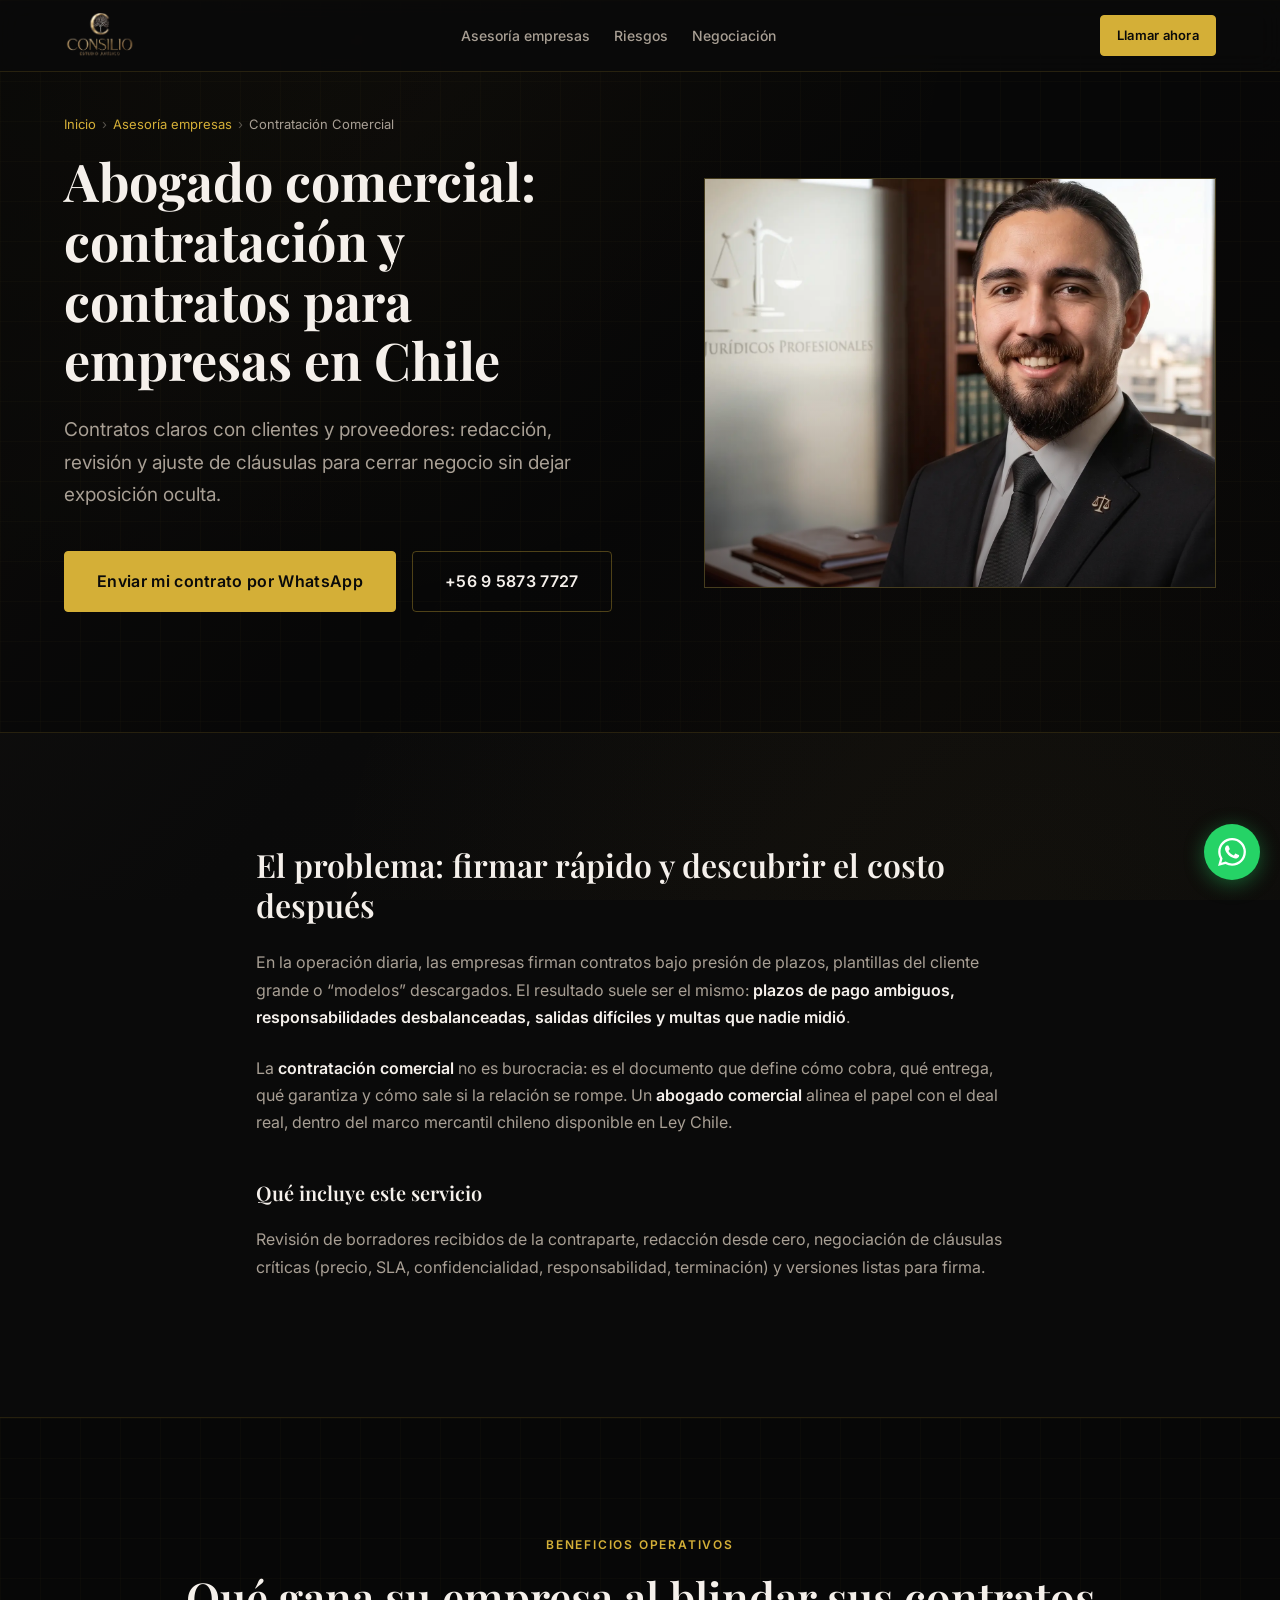
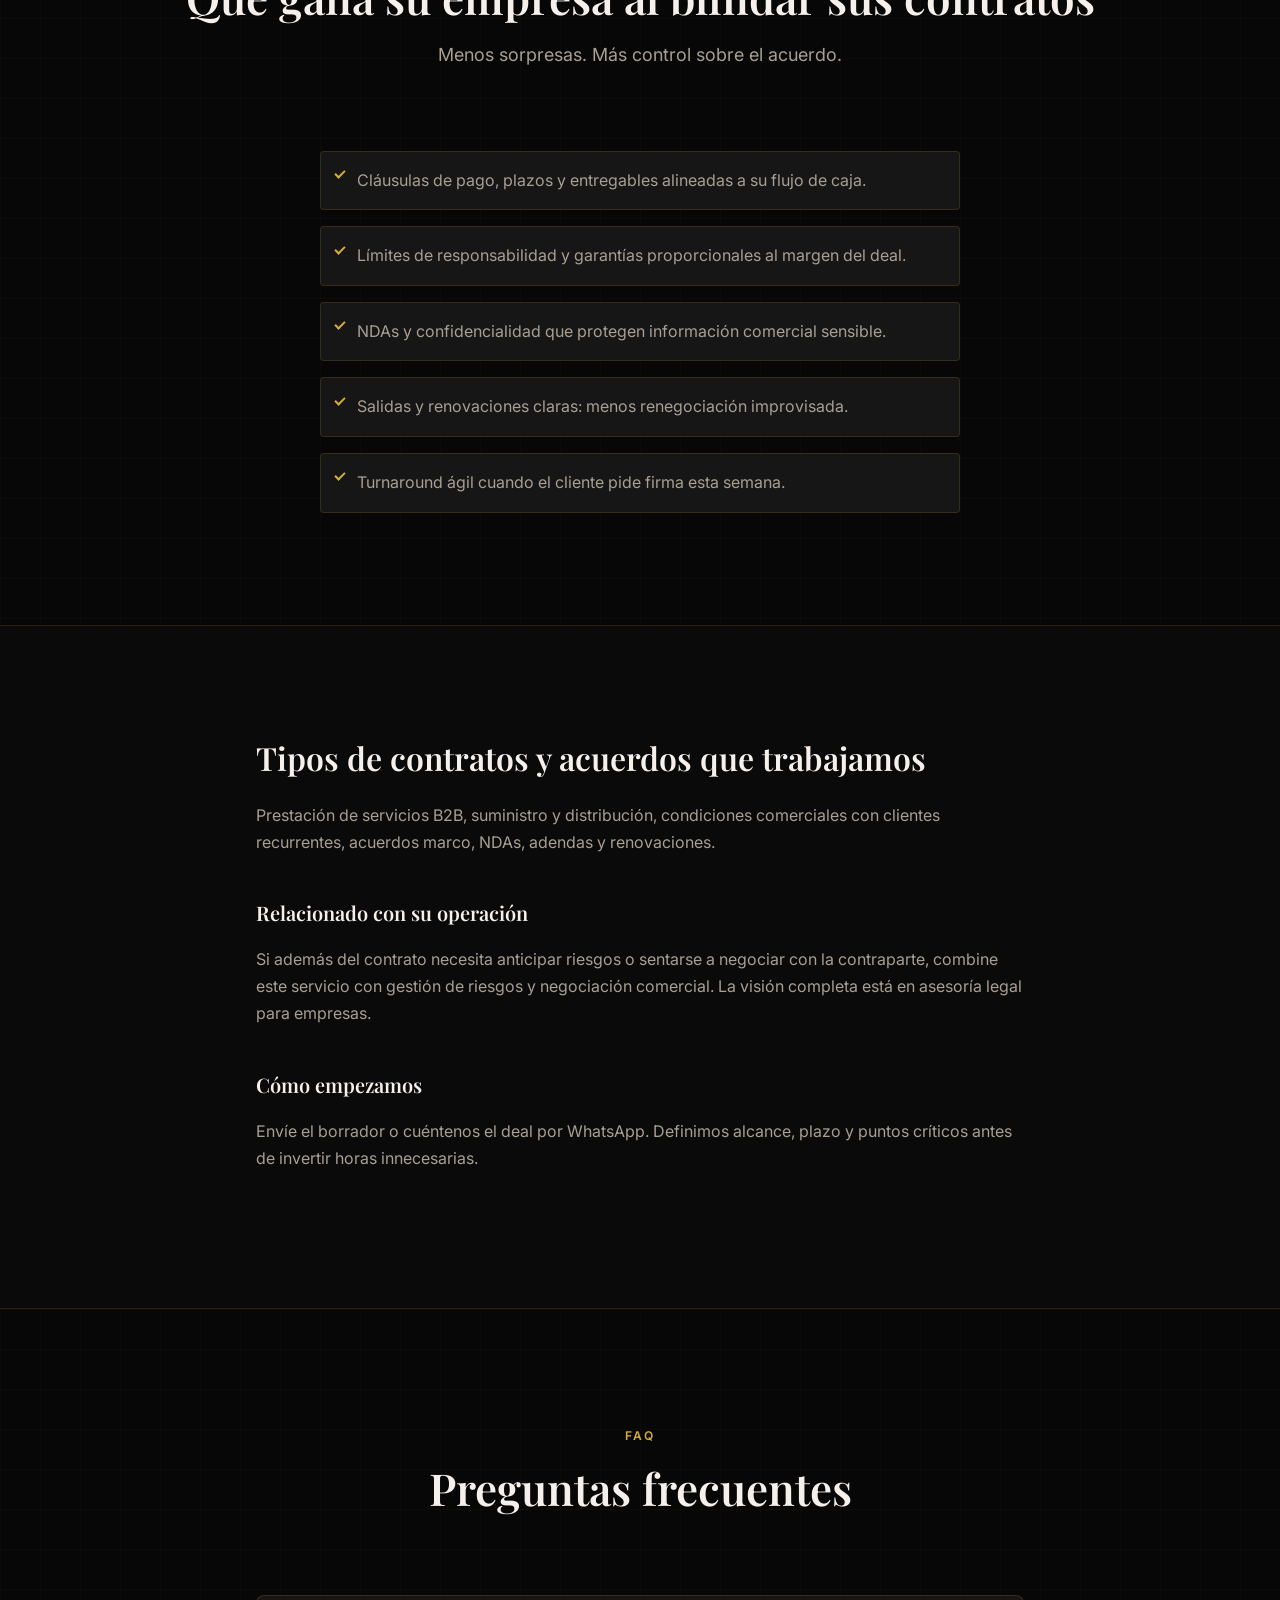
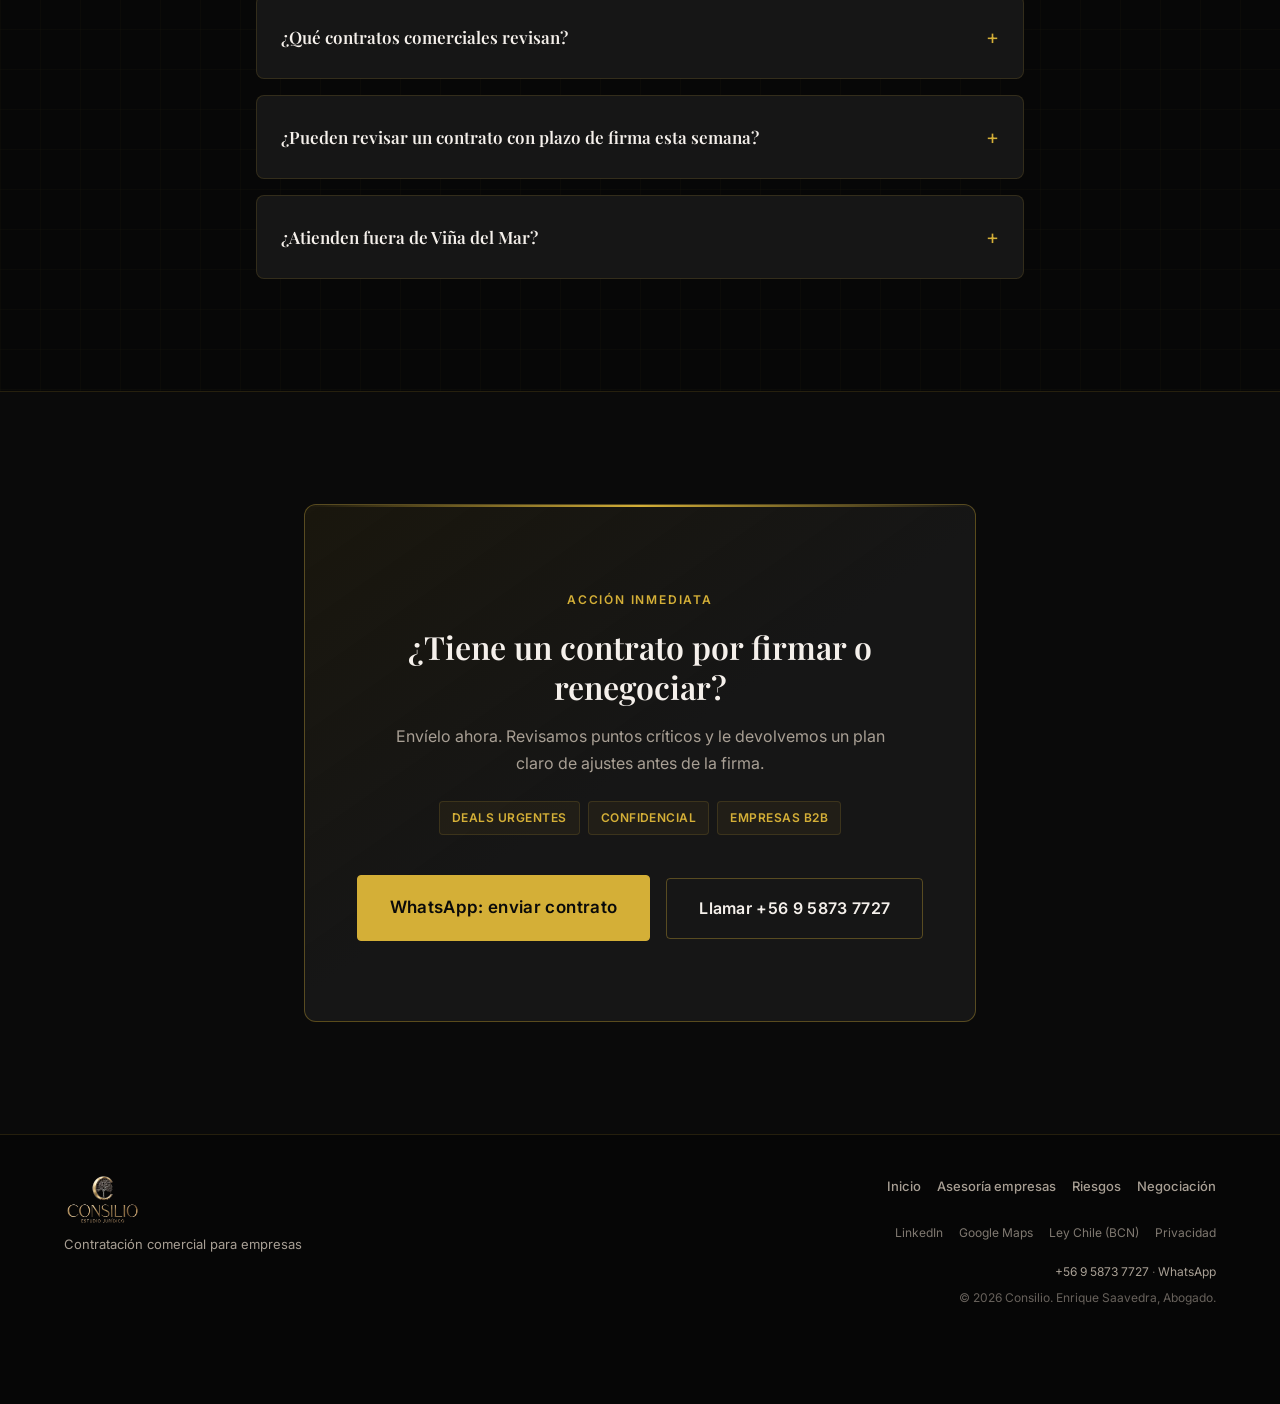
<file: contratacion-comercial.html>
<!DOCTYPE html>
<html lang="es-CL">
<head>
  <meta charset="UTF-8">
  <meta name="viewport" content="width=device-width, initial-scale=1.0">
  <script>
    window.dataLayer = window.dataLayer || [];
    function gtag(){dataLayer.push(arguments);}
    (function(w,d,s,l,i){w[l]=w[l]||[];w[l].push({'gtm.start':
    new Date().getTime(),event:'gtm.js'});var f=d.getElementsByTagName(s)[0],
    j=d.createElement(s),dl=l!='dataLayer'?'&l='+l:'';j.async=true;j.src=
    'https://www.googletagmanager.com/gtm.js?id='+i+dl;f.parentNode.insertBefore(j,f);
    })(window,document,'script','dataLayer','GTM-K24BGLLD');
  </script>
  <meta name="description" content="Abogado comercial en Chile: contratos con clientes y proveedores, NDAs y acuerdos B2B. Enrique Saavedra — Consilio. WhatsApp +56 9 5873 7727.">
  <meta name="robots" content="index, follow, max-snippet:-1, max-image-preview:large">
  <meta name="author" content="Enrique Saavedra — Consilio Estudio Jurídico">
  <meta name="geo.region" content="CL-VS">
  <meta name="geo.placename" content="Viña del Mar">
  <meta name="theme-color" content="#0a0a0a">
  <link rel="icon" href="https://consilio.cl/favicon.ico" sizes="any">
  <link rel="icon" type="image/png" sizes="32x32" href="https://consilio.cl/favicon-32x32.png">
  <link rel="icon" type="image/png" sizes="16x16" href="https://consilio.cl/favicon-16x16.png">
  <link rel="icon" type="image/png" sizes="192x192" href="https://consilio.cl/favicon-192x192.png">
  <link rel="apple-touch-icon" sizes="180x180" href="https://consilio.cl/apple-touch-icon.png">
  <title>Contratación Comercial Empresas | Consilio</title>
  <link rel="canonical" href="https://consilio.cl/contratacion-comercial.html">

  <meta property="og:type" content="website">
  <meta property="og:title" content="Contratación Comercial Empresas | Consilio">
  <meta property="og:description" content="Redacción y revisión de contratos B2B, NDAs y acuerdos comerciales. WhatsApp +56 9 5873 7727.">
  <meta property="og:locale" content="es_CL">
  <meta property="og:url" content="https://consilio.cl/contratacion-comercial.html">
  <meta property="og:image" content="https://consilio.cl/EnriqueS.webp">
  <meta property="og:site_name" content="Consilio — Estudio Jurídico">
  <meta property="og:image:alt" content="Enrique Saavedra, abogado de empresas — Consilio Estudio Jurídico">
  <meta name="twitter:card" content="summary_large_image">
  <meta name="twitter:title" content="Contratación Comercial Empresas | Consilio">
  <meta name="twitter:description" content="Redacción y revisión de contratos B2B, NDAs y acuerdos comerciales. WhatsApp +56 9 5873 7727.">
  <meta name="twitter:image" content="https://consilio.cl/EnriqueS.webp">

  <link rel="preload" as="image" href="EnriqueS.webp" type="image/webp" fetchpriority="high">
  <link rel="preconnect" href="https://fonts.googleapis.com">
  <link rel="preconnect" href="https://fonts.gstatic.com" crossorigin>
  <link href="https://fonts.googleapis.com/css2?family=Inter:wght@400;500;600&family=Playfair+Display:wght@500;600;700&display=swap" rel="stylesheet" media="print" onload="this.media='all'">
  <noscript><link href="https://fonts.googleapis.com/css2?family=Inter:wght@400;500;600&family=Playfair+Display:wght@500;600;700&display=swap" rel="stylesheet"></noscript>
  <link rel="stylesheet" href="styles.css">

  <script type="application/ld+json">
  {
    "@context": "https://schema.org",
    "@graph": [
      {
        "@type": ["LegalService", "ProfessionalService"],
        "@id": "https://consilio.cl/#organization",
        "name": "Consilio — Estudio Jurídico",
        "url": "https://consilio.cl",
        "telephone": "+56958737727",
        "description": "Contratación comercial para empresas: contratos B2B, NDAs y acuerdos con clientes y proveedores.",
        "areaServed": { "@type": "Country", "name": "Chile" },
        "address": {
          "@type": "PostalAddress",
          "streetAddress": "Montaña 853, Oficina 803",
          "addressLocality": "Viña del Mar",
          "addressRegion": "Valparaíso",
          "addressCountry": "CL"
        },
        "priceRange": "$$",
        "knowsAbout": ["Contratación Comercial", "Contratos B2B", "NDA", "Acuerdos Comerciales"]
      },
      {
        "@type": "Service",
        "name": "Contratación Comercial",
        "serviceType": "Redacción y revisión de contratos comerciales",
        "description": "Diseño, revisión y ajuste de contratos comerciales, NDAs y acuerdos con clientes y proveedores para empresas en Chile.",
        "provider": { "@id": "https://consilio.cl/#organization" },
        "areaServed": [
          { "@type": "City", "name": "Viña del Mar" },
          { "@type": "Country", "name": "Chile" }
        ]
      },
      {
        "@type": "BreadcrumbList",
        "itemListElement": [
          { "@type": "ListItem", "position": 1, "name": "Inicio", "item": "https://consilio.cl/" },
          { "@type": "ListItem", "position": 2, "name": "Asesoría Legal Empresas", "item": "https://consilio.cl/asesoria-legal-empresas.html" },
          { "@type": "ListItem", "position": 3, "name": "Contratación Comercial", "item": "https://consilio.cl/contratacion-comercial.html" }
        ]
      },
      {
        "@type": "FAQPage",
        "mainEntity": [
          {
            "@type": "Question",
            "name": "¿Qué contratos comerciales revisan?",
            "acceptedAnswer": {
              "@type": "Answer",
              "text": "Contratos de prestación de servicios, suministro, distribución, confidencialidad (NDA), condiciones comerciales con clientes y proveedores, y adendas o renovaciones."
            }
          },
          {
            "@type": "Question",
            "name": "¿Pueden revisar un contrato con plazo de firma esta semana?",
            "acceptedAnswer": {
              "@type": "Answer",
              "text": "Sí. Priorizamos deals en curso. Contáctenos por WhatsApp al +56 9 5873 7727 indicando plazo y tipo de contrato."
            }
          },
          {
            "@type": "Question",
            "name": "¿Atienden fuera de Viña del Mar?",
            "acceptedAnswer": {
              "@type": "Answer",
              "text": "Sí. Trabajamos con empresas en todo Chile de forma presencial o remota, con reuniones virtuales y entrega de documentos digitales."
            }
          }
        ]
      }
    ]
  }
  </script>
</head>
<body>
  <a href="#hero-service" class="skip-link">Saltar al contenido principal</a>

  <header class="header" id="header">
    <div class="container header__inner">
      <a href="/" class="logo" aria-label="Consilio — Estudio Jurídico, inicio">
        <img class="logo__img" src="consilio-logo.png" alt="Consilio — Estudio Jurídico" width="120" height="52" loading="eager" decoding="async">
      </a>
      <nav class="nav" id="nav" aria-label="Navegación principal">
        <ul class="nav__list">
          <li><a href="/asesoria-legal-empresas.html" class="nav__link">Asesoría empresas</a></li>
          <li><a href="/gestion-de-riesgos.html" class="nav__link">Riesgos</a></li>
          <li><a href="/negociacion-comercial.html" class="nav__link">Negociación</a></li>
        </ul>
      </nav>
      <a href="tel:+56958737727" class="btn btn--primary btn--sm header__cta">Llamar ahora</a>
      <button class="nav-toggle" id="nav-toggle" type="button" aria-label="Abrir menú" aria-expanded="false" aria-controls="nav">
        <span class="nav-toggle__bar"></span><span class="nav-toggle__bar"></span><span class="nav-toggle__bar"></span>
      </button>
    </div>
  </header>

  <main>
    <section id="hero-service" class="hero-service section--dark">
      <div class="container hero-service__grid">
        <div class="hero-service__content">
          <nav class="breadcrumb" aria-label="Ruta de navegación">
            <a href="/">Inicio</a>
            <span class="breadcrumb__sep" aria-hidden="true">›</span>
            <a href="/asesoria-legal-empresas.html">Asesoría empresas</a>
            <span class="breadcrumb__sep" aria-hidden="true">›</span>
            <span aria-current="page">Contratación Comercial</span>
          </nav>
          <h1 class="hero__title">Abogado comercial: contratación y contratos para empresas en Chile</h1>
          <p class="hero__subtitle">Contratos claros con clientes y proveedores: redacción, revisión y ajuste de cláusulas para cerrar negocio sin dejar exposición oculta.</p>
          <div class="hero__actions">
            <a href="https://wa.me/56958737727?text=Hola,%20necesito%20revisar%20o%20redactar%20un%20contrato%20comercial." class="btn btn--primary btn--lg" target="_blank" rel="noopener noreferrer">Enviar mi contrato por WhatsApp</a>
            <a href="tel:+56958737727" class="btn btn--ghost btn--lg">+56 9 5873 7727</a>
          </div>
        </div>
        <div class="hero-service__banner">
          <figure class="hero-service__figure">
            <img src="EnriqueS.webp" alt="Abogado comercial para empresas en Chile — contratación comercial | Consilio" width="640" height="512" loading="eager" decoding="async" fetchpriority="high">
          </figure>
        </div>
      </div>
    </section>

    <article id="problema" class="contenido-seo section">
      <div class="container contenido-seo__inner">
        <h2>El problema: firmar rápido y descubrir el costo después</h2>
        <p>En la operación diaria, las empresas firman contratos bajo presión de plazos, plantillas del cliente grande o “modelos” descargados. El resultado suele ser el mismo: <strong>plazos de pago ambiguos, responsabilidades desbalanceadas, salidas difíciles y multas que nadie midió</strong>.</p>
        <p>La <strong>contratación comercial</strong> no es burocracia: es el documento que define cómo cobra, qué entrega, qué garantiza y cómo sale si la relación se rompe. Un <strong>abogado comercial</strong> alinea el papel con el deal real, dentro del marco mercantil chileno disponible en <a href="https://www.bcn.cl/leychile" target="_blank" rel="noopener noreferrer">Ley Chile</a>.</p>
        <h3>Qué incluye este servicio</h3>
        <p>Revisión de borradores recibidos de la contraparte, redacción desde cero, negociación de cláusulas críticas (precio, SLA, confidencialidad, responsabilidad, terminación) y versiones listas para firma.</p>
      </div>
    </article>

    <section id="beneficios" class="beneficios section section--dark" aria-labelledby="beneficios-title">
      <div class="container">
        <header class="section__header section__header--center">
          <span class="section__eyebrow">Beneficios operativos</span>
          <h2 id="beneficios-title" class="section__title">Qué gana su empresa al blindar sus contratos</h2>
          <p class="section__lead">Menos sorpresas. Más control sobre el acuerdo.</p>
        </header>
        <ul class="service-benefits">
          <li>Cláusulas de pago, plazos y entregables alineadas a su flujo de caja.</li>
          <li>Límites de responsabilidad y garantías proporcionales al margen del deal.</li>
          <li>NDAs y confidencialidad que protegen información comercial sensible.</li>
          <li>Salidas y renovaciones claras: menos renegociación improvisada.</li>
          <li>Turnaround ágil cuando el cliente pide firma esta semana.</li>
        </ul>
      </div>
    </section>

    <section id="alcance" class="contenido-seo section" aria-labelledby="alcance-title">
      <div class="container contenido-seo__inner">
        <h2 id="alcance-title">Tipos de contratos y acuerdos que trabajamos</h2>
        <p>Prestación de servicios B2B, suministro y distribución, condiciones comerciales con clientes recurrentes, acuerdos marco, NDAs, adendas y renovaciones.</p>
        <h3>Relacionado con su operación</h3>
        <p>Si además del contrato necesita anticipar riesgos o sentarse a negociar con la contraparte, combine este servicio con <a href="/gestion-de-riesgos.html">gestión de riesgos</a> y <a href="/negociacion-comercial.html">negociación comercial</a>. La visión completa está en <a href="/asesoria-legal-empresas.html">asesoría legal para empresas</a>.</p>
        <h3>Cómo empezamos</h3>
        <p>Envíe el borrador o cuéntenos el deal por WhatsApp. Definimos alcance, plazo y puntos críticos antes de invertir horas innecesarias.</p>
      </div>
    </section>

    <section id="faq-schema" class="faq-section section section--dark" aria-labelledby="faq-title">
      <div class="container">
        <header class="section__header section__header--center">
          <span class="section__eyebrow">FAQ</span>
          <h2 id="faq-title" class="section__title">Preguntas frecuentes</h2>
        </header>
        <div class="faq-list">
          <details class="faq-item">
            <summary>¿Qué contratos comerciales revisan?</summary>
            <p class="faq-item__answer">Contratos de prestación de servicios, suministro, distribución, confidencialidad (NDA), condiciones comerciales con clientes y proveedores, y adendas o renovaciones.</p>
          </details>
          <details class="faq-item">
            <summary>¿Pueden revisar un contrato con plazo de firma esta semana?</summary>
            <p class="faq-item__answer">Sí. Priorizamos deals en curso. Contáctenos por WhatsApp al +56 9 5873 7727 indicando plazo y tipo de contrato.</p>
          </details>
          <details class="faq-item">
            <summary>¿Atienden fuera de Viña del Mar?</summary>
            <p class="faq-item__answer">Sí. Trabajamos con empresas en todo Chile de forma presencial o remota, con reuniones virtuales y entrega de documentos digitales.</p>
          </details>
        </div>
      </div>
    </section>

    <section id="cta-servicio" class="cta-servicio section" aria-labelledby="cta-title">
      <div class="container">
        <div class="cta-banner">
          <span class="section__eyebrow">Acción inmediata</span>
          <h2 id="cta-title" class="cta-banner__title">¿Tiene un contrato por firmar o renegociar?</h2>
          <p class="cta-banner__text">Envíelo ahora. Revisamos puntos críticos y le devolvemos un plan claro de ajustes antes de la firma.</p>
          <ul class="cta-banner__trust">
            <li>Deals urgentes</li>
            <li>Confidencial</li>
            <li>Empresas B2B</li>
          </ul>
          <div class="cta-banner__actions">
            <a href="https://wa.me/56958737727?text=Hola,%20necesito%20revisar%20o%20redactar%20un%20contrato%20comercial." class="btn btn--primary btn--xl" target="_blank" rel="noopener noreferrer">WhatsApp: enviar contrato</a>
            <a href="tel:+56958737727" class="btn btn--ghost btn--lg">Llamar +56 9 5873 7727</a>
          </div>
        </div>
      </div>
    </section>
  </main>

  <footer class="footer">
    <div class="container footer__inner">
      <div class="footer__brand">
        <img class="footer__logo" src="consilio-logo.png" alt="Consilio — Estudio Jurídico" width="140" height="60" loading="lazy" decoding="async">
        <p class="footer__tagline">Contratación comercial para empresas</p>
      </div>
      <div class="footer__meta">
        <nav class="footer__nav" aria-label="Enlaces de servicios">
          <a href="/">Inicio</a>
          <a href="/asesoria-legal-empresas.html">Asesoría empresas</a>
          <a href="/gestion-de-riesgos.html">Riesgos</a>
          <a href="/negociacion-comercial.html">Negociación</a>
        </nav>
        <nav class="footer__nav footer__nav--ext" aria-label="Ubicación y referencias">
          <a href="https://www.linkedin.com/in/enrique-alejandro-saavedra-pizarro-63552a117/" target="_blank" rel="noopener noreferrer">LinkedIn</a>
          <a href="https://www.google.com/maps/search/?api=1&query=Monta%C3%B1a+853%2C+Oficina+803%2C+Vi%C3%B1a+del+Mar%2C+Chile" target="_blank" rel="noopener noreferrer">Google Maps</a>
          <a href="https://www.bcn.cl/leychile" target="_blank" rel="noopener noreferrer">Ley Chile (BCN)</a>
          <a href="/privacidad.html">Privacidad</a>
        </nav>
        <p class="footer__copy">
          <a href="tel:+56958737727">+56 9 5873 7727</a>
          ·
          <a href="https://wa.me/56958737727?text=Hola,%20necesito%20revisar%20o%20redactar%20un%20contrato%20comercial." target="_blank" rel="noopener noreferrer">WhatsApp</a>
        </p>
        <p class="footer__copy">&copy; <span id="year"></span> Consilio. Enrique Saavedra, Abogado.</p>
      </div>
    </div>
  </footer>

  <a class="wa-float" href="https://wa.me/56958737727?text=Hola,%20necesito%20revisar%20o%20redactar%20un%20contrato%20comercial." target="_blank" rel="noopener noreferrer" aria-label="Contactar por WhatsApp">
    <svg class="wa-float__icon" width="28" height="28" viewBox="0 0 24 24" fill="currentColor" aria-hidden="true"><path d="M17.472 14.382c-.297-.149-1.758-.867-2.03-.967-.273-.099-.471-.148-.67.15-.197.297-.767.966-.94 1.164-.173.199-.347.223-.644.075-.297-.15-1.255-.463-2.39-1.475-.883-.788-1.48-1.761-1.653-2.059-.173-.297-.018-.458.13-.606.134-.133.298-.347.446-.52.149-.174.198-.298.298-.497.099-.198.05-.371-.025-.52-.075-.149-.669-1.612-.916-2.207-.242-.579-.487-.5-.669-.51-.173-.008-.371-.01-.57-.01-.198 0-.52.074-.792.372-.272.297-1.04 1.016-1.04 2.479 0 1.462 1.065 2.875 1.213 3.074.149.198 2.096 3.2 5.077 4.487.709.306 1.262.489 1.694.625.712.227 1.36.195 1.871.118.571-.085 1.758-.719 2.006-1.413.248-.694.248-1.289.173-1.413-.074-.124-.272-.198-.57-.347m-5.421 7.403h-.004a9.87 9.87 0 01-5.031-1.378l-.361-.214-3.741.982.998-3.648-.235-.374a9.86 9.86 0 01-1.51-5.26c.001-5.45 4.436-9.884 9.888-9.884 2.64 0 5.122 1.03 6.988 2.898a9.825 9.825 0 012.893 6.994c-.003 5.45-4.435 9.884-9.885 9.884m8.413-18.297A11.815 11.815 0 0012.05 0C5.495 0 .16 5.335.157 11.892c0 2.096.547 4.142 1.588 5.945L.057 24l6.305-1.654a11.882 11.882 0 005.683 1.448h.005c6.554 0 11.89-5.335 11.893-11.893a11.821 11.821 0 00-3.48-8.413z"/></svg>
  </a>
  <script src="script.js" defer></script>
</body>
</html>
</file>
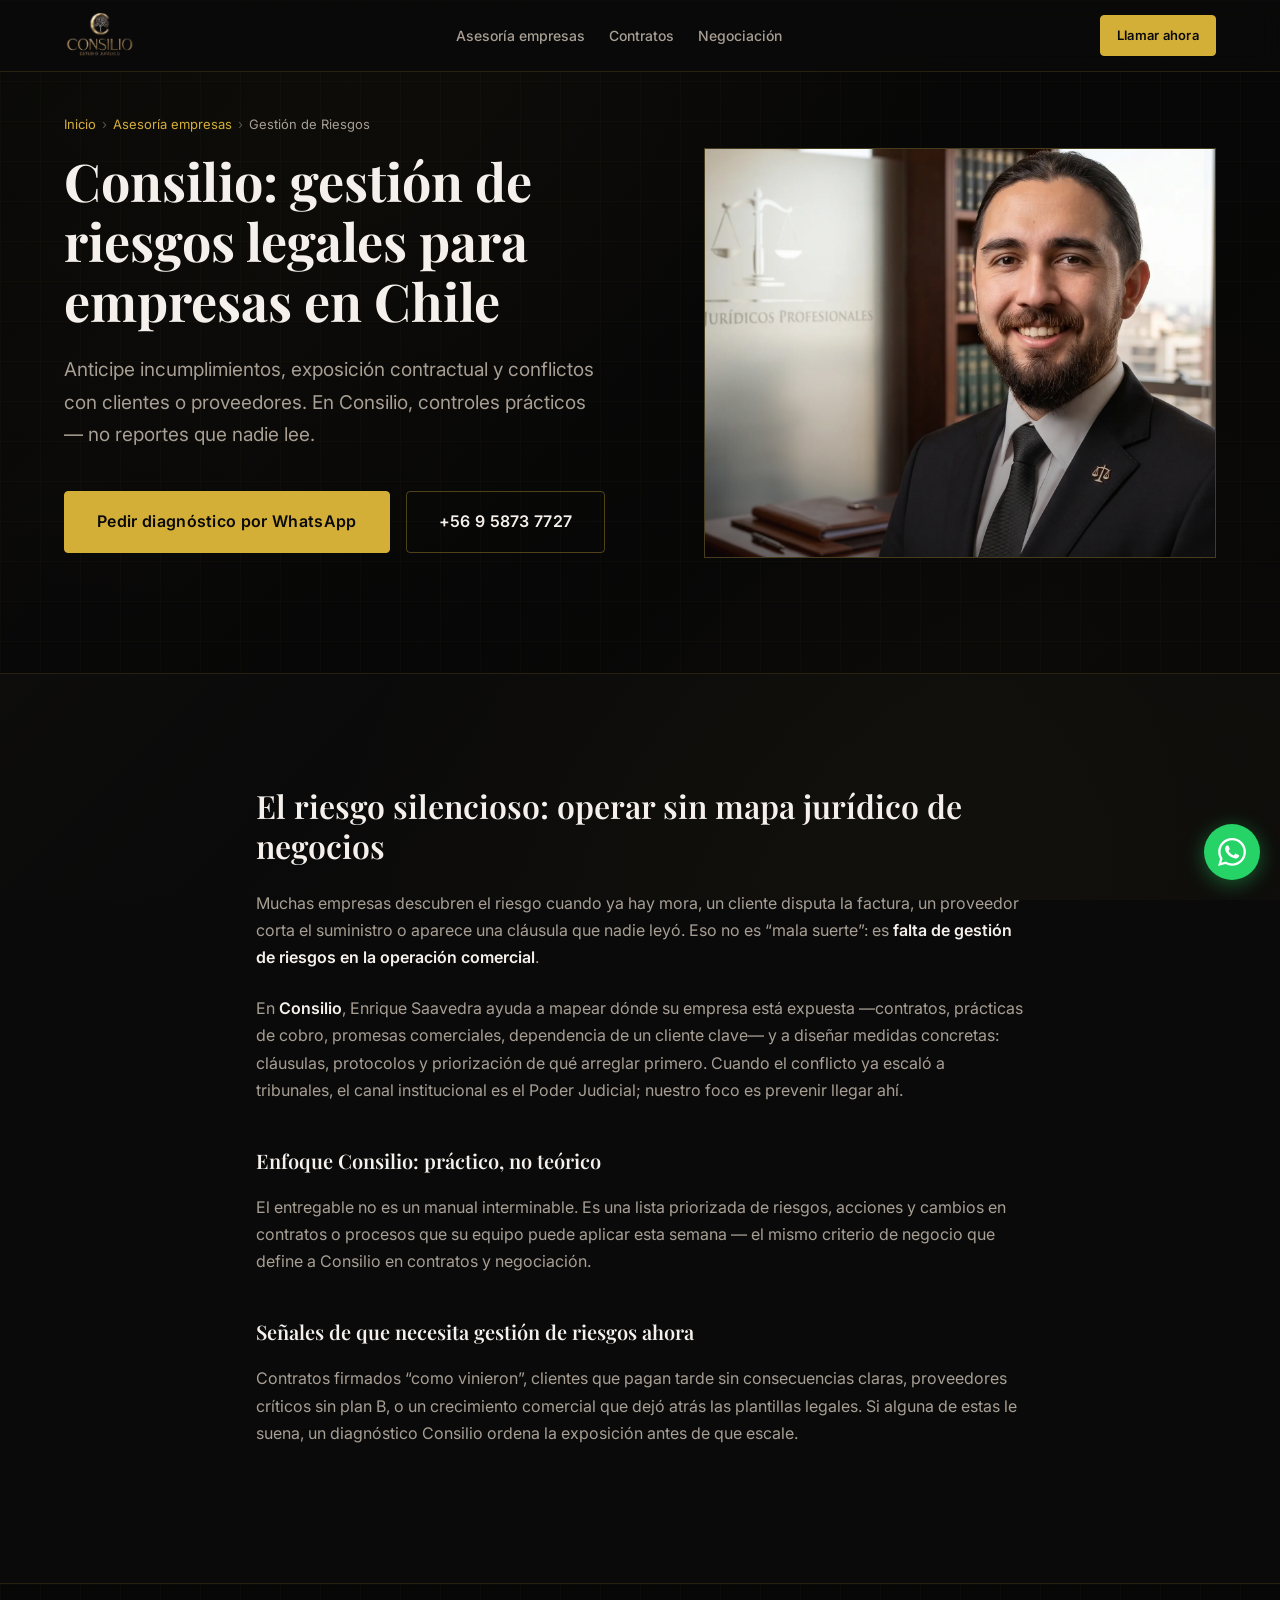
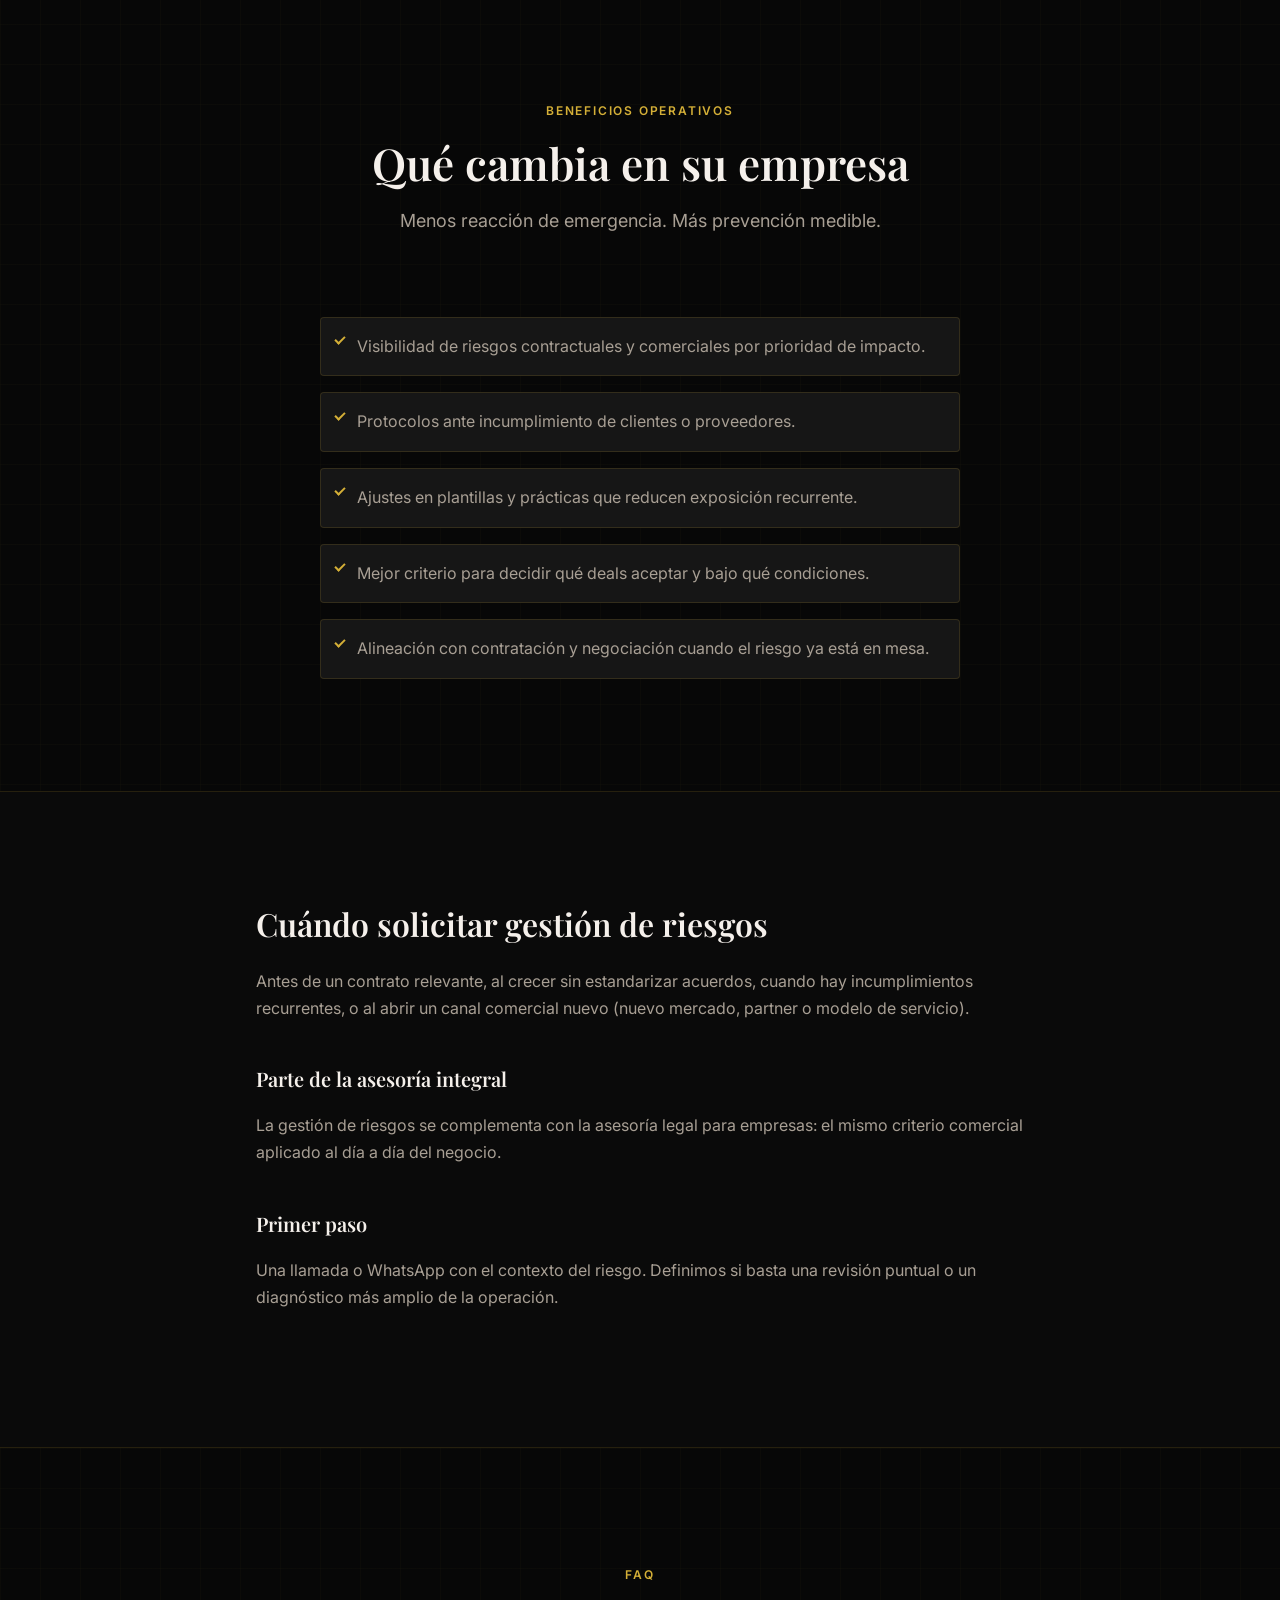
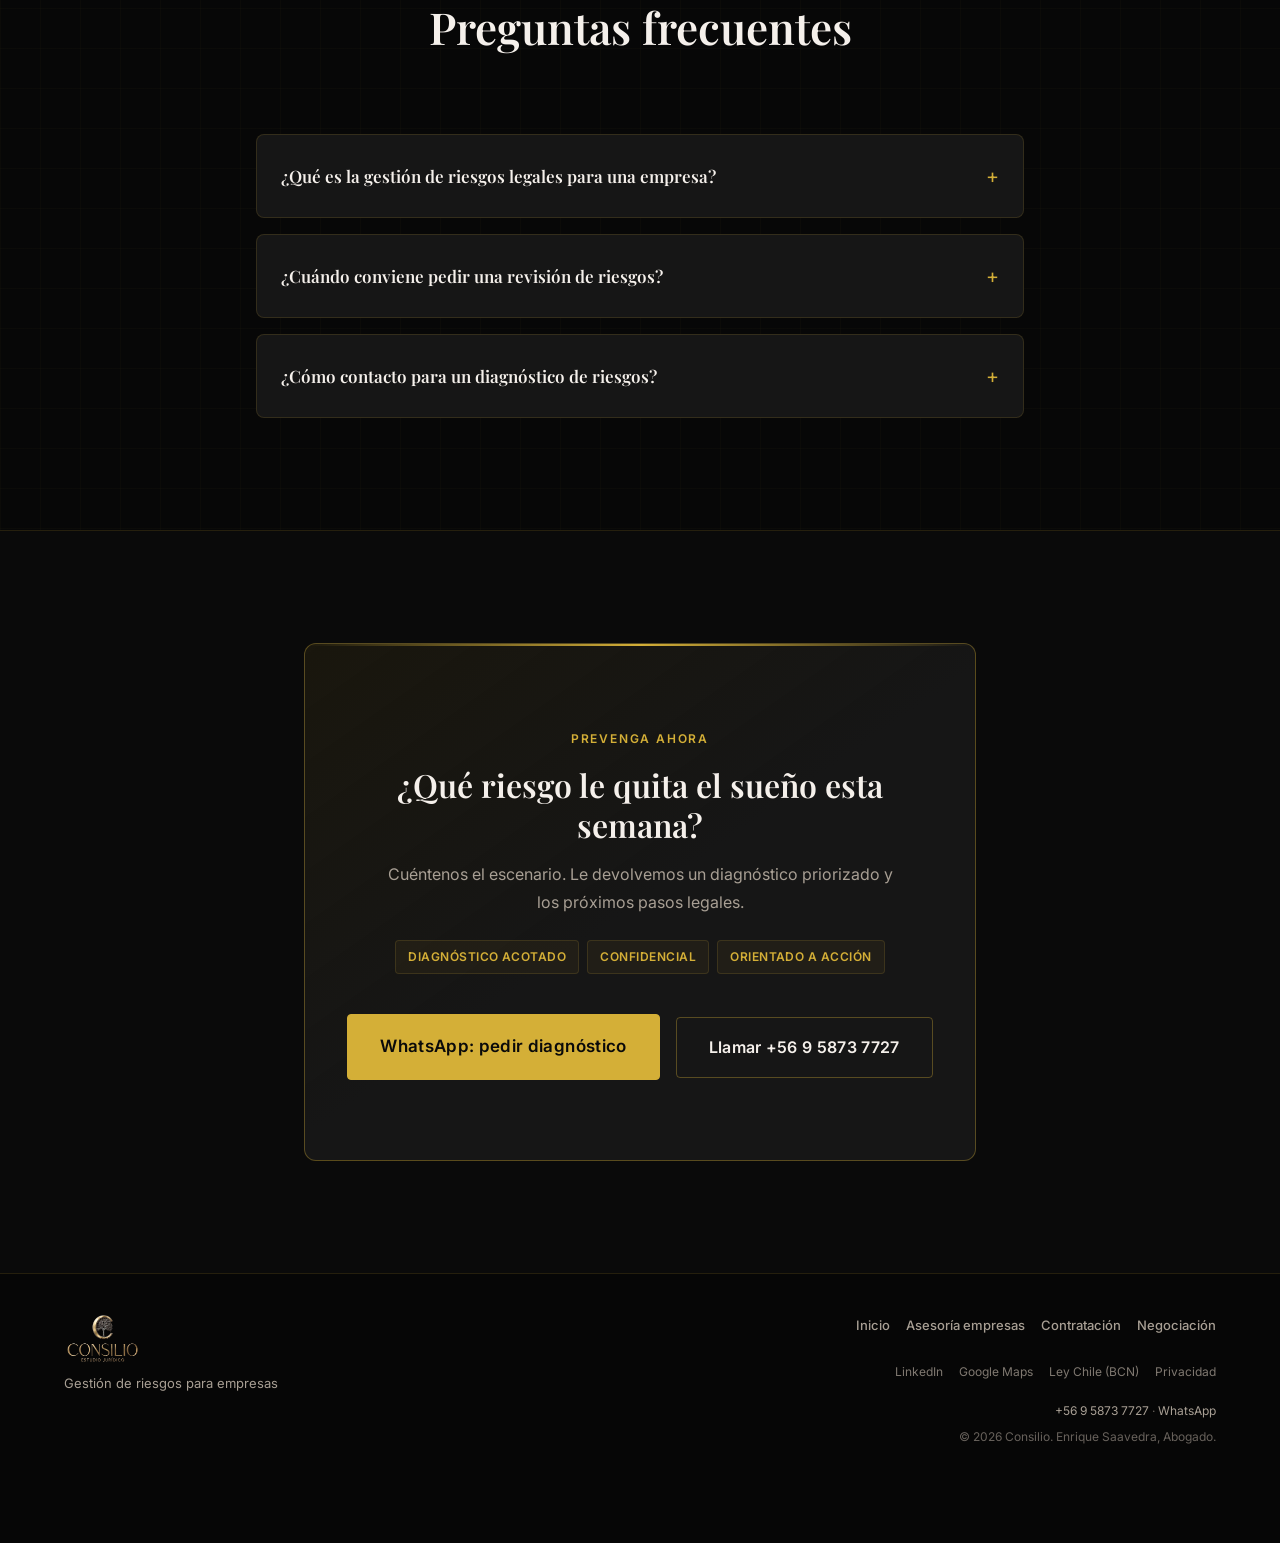
<file: gestion-de-riesgos.html>
<!DOCTYPE html>
<html lang="es-CL">
<head>
  <meta charset="UTF-8">
  <meta name="viewport" content="width=device-width, initial-scale=1.0">
  <script>
    window.dataLayer = window.dataLayer || [];
    function gtag(){dataLayer.push(arguments);}
    (function(w,d,s,l,i){w[l]=w[l]||[];w[l].push({'gtm.start':
    new Date().getTime(),event:'gtm.js'});var f=d.getElementsByTagName(s)[0],
    j=d.createElement(s),dl=l!='dataLayer'?'&l='+l:'';j.async=true;j.src=
    'https://www.googletagmanager.com/gtm.js?id='+i+dl;f.parentNode.insertBefore(j,f);
    })(window,document,'script','dataLayer','GTM-K24BGLLD');
  </script>
  <meta name="description" content="Consilio — gestión de riesgos legales para empresas en Chile: prevención contractual y protocolos operativos. Enrique Saavedra. WhatsApp +56 9 5873 7727.">
  <meta name="robots" content="index, follow, max-snippet:-1, max-image-preview:large">
  <meta name="author" content="Enrique Saavedra — Consilio Estudio Jurídico">
  <meta name="geo.region" content="CL-VS">
  <meta name="geo.placename" content="Viña del Mar">
  <meta name="theme-color" content="#0a0a0a">
  <link rel="icon" href="https://consilio.cl/favicon.ico" sizes="any">
  <link rel="icon" type="image/png" sizes="32x32" href="https://consilio.cl/favicon-32x32.png">
  <link rel="icon" type="image/png" sizes="16x16" href="https://consilio.cl/favicon-16x16.png">
  <link rel="icon" type="image/png" sizes="192x192" href="https://consilio.cl/favicon-192x192.png">
  <link rel="apple-touch-icon" sizes="180x180" href="https://consilio.cl/apple-touch-icon.png">
  <title>Consilio | Gestión de Riesgos Legales para Empresas</title>
  <link rel="canonical" href="https://consilio.cl/gestion-de-riesgos.html">

  <meta property="og:type" content="website">
  <meta property="og:title" content="Consilio | Gestión de Riesgos Legales para Empresas">
  <meta property="og:description" content="Consilio: prevención contractual y protocolos de riesgo para empresas en Chile. Enrique Saavedra — Viña del Mar.">
  <meta property="og:locale" content="es_CL">
  <meta property="og:url" content="https://consilio.cl/gestion-de-riesgos.html">
  <meta property="og:image" content="https://consilio.cl/EnriqueS.webp">
  <meta property="og:site_name" content="Consilio — Estudio Jurídico">
  <meta property="og:image:alt" content="Enrique Saavedra, abogado de empresas — Consilio Estudio Jurídico">
  <meta name="twitter:card" content="summary_large_image">
  <meta name="twitter:title" content="Consilio | Gestión de Riesgos Legales para Empresas">
  <meta name="twitter:description" content="Consilio: prevención contractual y protocolos de riesgo para empresas en Chile. Enrique Saavedra — Viña del Mar.">
  <meta name="twitter:image" content="https://consilio.cl/EnriqueS.webp">

  <link rel="preload" as="image" href="EnriqueS.webp" type="image/webp" fetchpriority="high">
  <link rel="preconnect" href="https://fonts.googleapis.com">
  <link rel="preconnect" href="https://fonts.gstatic.com" crossorigin>
  <link href="https://fonts.googleapis.com/css2?family=Inter:wght@400;500;600&family=Playfair+Display:wght@500;600;700&display=swap" rel="stylesheet" media="print" onload="this.media='all'">
  <noscript><link href="https://fonts.googleapis.com/css2?family=Inter:wght@400;500;600&family=Playfair+Display:wght@500;600;700&display=swap" rel="stylesheet"></noscript>
  <link rel="stylesheet" href="styles.css">

  <script type="application/ld+json">
  {
    "@context": "https://schema.org",
    "@graph": [
      {
        "@type": ["LegalService", "ProfessionalService"],
        "@id": "https://consilio.cl/#organization",
        "name": "Consilio — Estudio Jurídico",
        "url": "https://consilio.cl",
        "telephone": "+56958737727",
        "description": "Gestión de riesgos legales empresariales: prevención contractual y protocolos operativos.",
        "areaServed": { "@type": "Country", "name": "Chile" },
        "address": {
          "@type": "PostalAddress",
          "streetAddress": "Montaña 853, Oficina 803",
          "addressLocality": "Viña del Mar",
          "addressRegion": "Valparaíso",
          "addressCountry": "CL"
        },
        "priceRange": "$$",
        "knowsAbout": ["Gestión de Riesgos", "Riesgo Contractual", "Compliance Comercial"]
      },
      {
        "@type": "Service",
        "name": "Gestión de Riesgos",
        "serviceType": "Gestión de riesgos legales empresariales",
        "description": "Identificación, mitigación y blindaje de riesgos jurídicos en la operación comercial de la empresa.",
        "provider": { "@id": "https://consilio.cl/#organization" },
        "areaServed": [
          { "@type": "City", "name": "Viña del Mar" },
          { "@type": "Country", "name": "Chile" }
        ]
      },
      {
        "@type": "BreadcrumbList",
        "itemListElement": [
          { "@type": "ListItem", "position": 1, "name": "Inicio", "item": "https://consilio.cl/" },
          { "@type": "ListItem", "position": 2, "name": "Asesoría Legal Empresas", "item": "https://consilio.cl/asesoria-legal-empresas.html" },
          { "@type": "ListItem", "position": 3, "name": "Gestión de Riesgos", "item": "https://consilio.cl/gestion-de-riesgos.html" }
        ]
      },
      {
        "@type": "FAQPage",
        "mainEntity": [
          {
            "@type": "Question",
            "name": "¿Qué es la gestión de riesgos legales para una empresa?",
            "acceptedAnswer": {
              "@type": "Answer",
              "text": "Es el proceso de identificar dónde la operación puede generar conflictos, incumplimientos o pérdidas, y diseñar controles contractuales y protocolos antes de que el problema escale."
            }
          },
          {
            "@type": "Question",
            "name": "¿Cuándo conviene pedir una revisión de riesgos?",
            "acceptedAnswer": {
              "@type": "Answer",
              "text": "Antes de firmar un contrato relevante, al abrir una línea de negocio nueva, cuando un cliente o proveedor incumple de forma recurrente, o cuando la empresa crece sin estandarizar sus acuerdos."
            }
          },
          {
            "@type": "Question",
            "name": "¿Cómo contacto para un diagnóstico de riesgos?",
            "acceptedAnswer": {
              "@type": "Answer",
              "text": "WhatsApp o llamada al +56 9 5873 7727. Indique el tipo de operación y el riesgo que le preocupa; le proponemos un diagnóstico acotado."
            }
          }
        ]
      }
    ]
  }
  </script>
</head>
<body>
  <a href="#hero-service" class="skip-link">Saltar al contenido principal</a>

  <header class="header" id="header">
    <div class="container header__inner">
      <a href="/" class="logo" aria-label="Consilio — Estudio Jurídico, inicio">
        <img class="logo__img" src="consilio-logo.png" alt="Consilio — Estudio Jurídico" width="120" height="52" loading="eager" decoding="async">
      </a>
      <nav class="nav" id="nav" aria-label="Navegación principal">
        <ul class="nav__list">
          <li><a href="/asesoria-legal-empresas.html" class="nav__link">Asesoría empresas</a></li>
          <li><a href="/contratacion-comercial.html" class="nav__link">Contratos</a></li>
          <li><a href="/negociacion-comercial.html" class="nav__link">Negociación</a></li>
        </ul>
      </nav>
      <a href="tel:+56958737727" class="btn btn--primary btn--sm header__cta">Llamar ahora</a>
      <button class="nav-toggle" id="nav-toggle" type="button" aria-label="Abrir menú" aria-expanded="false" aria-controls="nav">
        <span class="nav-toggle__bar"></span><span class="nav-toggle__bar"></span><span class="nav-toggle__bar"></span>
      </button>
    </div>
  </header>

  <main>
    <section id="hero-service" class="hero-service section--dark">
      <div class="container hero-service__grid">
        <div class="hero-service__content">
          <nav class="breadcrumb" aria-label="Ruta de navegación">
            <a href="/">Inicio</a>
            <span class="breadcrumb__sep" aria-hidden="true">›</span>
            <a href="/asesoria-legal-empresas.html">Asesoría empresas</a>
            <span class="breadcrumb__sep" aria-hidden="true">›</span>
            <span aria-current="page">Gestión de Riesgos</span>
          </nav>
          <h1 class="hero__title">Consilio: gestión de riesgos legales para empresas en Chile</h1>
          <p class="hero__subtitle">Anticipe incumplimientos, exposición contractual y conflictos con clientes o proveedores. En Consilio, controles prácticos — no reportes que nadie lee.</p>
          <div class="hero__actions">
            <a href="https://wa.me/56958737727?text=Hola,%20necesito%20gesti%C3%B3n%20de%20riesgos%20legales%20para%20mi%20empresa." class="btn btn--primary btn--lg" target="_blank" rel="noopener noreferrer">Pedir diagnóstico por WhatsApp</a>
            <a href="tel:+56958737727" class="btn btn--ghost btn--lg">+56 9 5873 7727</a>
          </div>
        </div>
        <div class="hero-service__banner">
          <figure class="hero-service__figure">
            <img src="EnriqueS.webp" alt="Gestión de riesgos legales para empresas en Chile — Enrique Saavedra | Consilio" width="640" height="512" loading="eager" decoding="async" fetchpriority="high">
          </figure>
        </div>
      </div>
    </section>

    <article id="problema" class="contenido-seo section">
      <div class="container contenido-seo__inner">
        <h2>El riesgo silencioso: operar sin mapa jurídico de negocios</h2>
        <p>Muchas empresas descubren el riesgo cuando ya hay mora, un cliente disputa la factura, un proveedor corta el suministro o aparece una cláusula que nadie leyó. Eso no es “mala suerte”: es <strong>falta de gestión de riesgos en la operación comercial</strong>.</p>
        <p>En <strong>Consilio</strong>, Enrique Saavedra ayuda a mapear dónde su empresa está expuesta —contratos, prácticas de cobro, promesas comerciales, dependencia de un cliente clave— y a diseñar medidas concretas: cláusulas, protocolos y priorización de qué arreglar primero. Cuando el conflicto ya escaló a tribunales, el canal institucional es el <a href="https://www.pjud.cl" target="_blank" rel="noopener noreferrer">Poder Judicial</a>; nuestro foco es prevenir llegar ahí.</p>
        <h3>Enfoque Consilio: práctico, no teórico</h3>
        <p>El entregable no es un manual interminable. Es una lista priorizada de riesgos, acciones y cambios en contratos o procesos que su equipo puede aplicar esta semana — el mismo criterio de negocio que define a Consilio en contratos y negociación.</p>
        <h3>Señales de que necesita gestión de riesgos ahora</h3>
        <p>Contratos firmados “como vinieron”, clientes que pagan tarde sin consecuencias claras, proveedores críticos sin plan B, o un crecimiento comercial que dejó atrás las plantillas legales. Si alguna de estas le suena, un diagnóstico Consilio ordena la exposición antes de que escale.</p>
      </div>
    </article>

    <section id="beneficios" class="beneficios section section--dark" aria-labelledby="beneficios-title">
      <div class="container">
        <header class="section__header section__header--center">
          <span class="section__eyebrow">Beneficios operativos</span>
          <h2 id="beneficios-title" class="section__title">Qué cambia en su empresa</h2>
          <p class="section__lead">Menos reacción de emergencia. Más prevención medible.</p>
        </header>
        <ul class="service-benefits">
          <li>Visibilidad de riesgos contractuales y comerciales por prioridad de impacto.</li>
          <li>Protocolos ante incumplimiento de clientes o proveedores.</li>
          <li>Ajustes en plantillas y prácticas que reducen exposición recurrente.</li>
          <li>Mejor criterio para decidir qué deals aceptar y bajo qué condiciones.</li>
          <li>Alineación con <a href="/contratacion-comercial.html">contratación</a> y <a href="/negociacion-comercial.html">negociación</a> cuando el riesgo ya está en mesa.</li>
        </ul>
      </div>
    </section>

    <section id="alcance" class="contenido-seo section" aria-labelledby="alcance-title">
      <div class="container contenido-seo__inner">
        <h2 id="alcance-title">Cuándo solicitar gestión de riesgos</h2>
        <p>Antes de un contrato relevante, al crecer sin estandarizar acuerdos, cuando hay incumplimientos recurrentes, o al abrir un canal comercial nuevo (nuevo mercado, partner o modelo de servicio).</p>
        <h3>Parte de la asesoría integral</h3>
        <p>La gestión de riesgos se complementa con la <a href="/asesoria-legal-empresas.html">asesoría legal para empresas</a>: el mismo criterio comercial aplicado al día a día del negocio.</p>
        <h3>Primer paso</h3>
        <p>Una llamada o WhatsApp con el contexto del riesgo. Definimos si basta una revisión puntual o un diagnóstico más amplio de la operación.</p>
      </div>
    </section>

    <section id="faq-schema" class="faq-section section section--dark" aria-labelledby="faq-title">
      <div class="container">
        <header class="section__header section__header--center">
          <span class="section__eyebrow">FAQ</span>
          <h2 id="faq-title" class="section__title">Preguntas frecuentes</h2>
        </header>
        <div class="faq-list">
          <details class="faq-item">
            <summary>¿Qué es la gestión de riesgos legales para una empresa?</summary>
            <p class="faq-item__answer">Es el proceso de identificar dónde la operación puede generar conflictos, incumplimientos o pérdidas, y diseñar controles contractuales y protocolos antes de que el problema escale.</p>
          </details>
          <details class="faq-item">
            <summary>¿Cuándo conviene pedir una revisión de riesgos?</summary>
            <p class="faq-item__answer">Antes de firmar un contrato relevante, al abrir una línea de negocio nueva, cuando un cliente o proveedor incumple de forma recurrente, o cuando la empresa crece sin estandarizar sus acuerdos.</p>
          </details>
          <details class="faq-item">
            <summary>¿Cómo contacto para un diagnóstico de riesgos?</summary>
            <p class="faq-item__answer">WhatsApp o llamada al +56 9 5873 7727. Indique el tipo de operación y el riesgo que le preocupa; le proponemos un diagnóstico acotado.</p>
          </details>
        </div>
      </div>
    </section>

    <section id="cta-servicio" class="cta-servicio section" aria-labelledby="cta-title">
      <div class="container">
        <div class="cta-banner">
          <span class="section__eyebrow">Prevenga ahora</span>
          <h2 id="cta-title" class="cta-banner__title">¿Qué riesgo le quita el sueño esta semana?</h2>
          <p class="cta-banner__text">Cuéntenos el escenario. Le devolvemos un diagnóstico priorizado y los próximos pasos legales.</p>
          <ul class="cta-banner__trust">
            <li>Diagnóstico acotado</li>
            <li>Confidencial</li>
            <li>Orientado a acción</li>
          </ul>
          <div class="cta-banner__actions">
            <a href="https://wa.me/56958737727?text=Hola,%20necesito%20gesti%C3%B3n%20de%20riesgos%20legales%20para%20mi%20empresa." class="btn btn--primary btn--xl" target="_blank" rel="noopener noreferrer">WhatsApp: pedir diagnóstico</a>
            <a href="tel:+56958737727" class="btn btn--ghost btn--lg">Llamar +56 9 5873 7727</a>
          </div>
        </div>
      </div>
    </section>
  </main>

  <footer class="footer">
    <div class="container footer__inner">
      <div class="footer__brand">
        <img class="footer__logo" src="consilio-logo.png" alt="Consilio — Estudio Jurídico" width="140" height="60" loading="lazy" decoding="async">
        <p class="footer__tagline">Gestión de riesgos para empresas</p>
      </div>
      <div class="footer__meta">
        <nav class="footer__nav" aria-label="Enlaces de servicios">
          <a href="/">Inicio</a>
          <a href="/asesoria-legal-empresas.html">Asesoría empresas</a>
          <a href="/contratacion-comercial.html">Contratación</a>
          <a href="/negociacion-comercial.html">Negociación</a>
        </nav>
        <nav class="footer__nav footer__nav--ext" aria-label="Ubicación y referencias">
          <a href="https://www.linkedin.com/in/enrique-alejandro-saavedra-pizarro-63552a117/" target="_blank" rel="noopener noreferrer">LinkedIn</a>
          <a href="https://www.google.com/maps/search/?api=1&query=Monta%C3%B1a+853%2C+Oficina+803%2C+Vi%C3%B1a+del+Mar%2C+Chile" target="_blank" rel="noopener noreferrer">Google Maps</a>
          <a href="https://www.bcn.cl/leychile" target="_blank" rel="noopener noreferrer">Ley Chile (BCN)</a>
          <a href="/privacidad.html">Privacidad</a>
        </nav>
        <p class="footer__copy">
          <a href="tel:+56958737727">+56 9 5873 7727</a>
          ·
          <a href="https://wa.me/56958737727?text=Hola,%20necesito%20gesti%C3%B3n%20de%20riesgos%20legales%20para%20mi%20empresa." target="_blank" rel="noopener noreferrer">WhatsApp</a>
        </p>
        <p class="footer__copy">&copy; <span id="year"></span> Consilio. Enrique Saavedra, Abogado.</p>
      </div>
    </div>
  </footer>

  <a class="wa-float" href="https://wa.me/56958737727?text=Hola,%20necesito%20gesti%C3%B3n%20de%20riesgos%20legales%20para%20mi%20empresa." target="_blank" rel="noopener noreferrer" aria-label="Contactar por WhatsApp">
    <svg class="wa-float__icon" width="28" height="28" viewBox="0 0 24 24" fill="currentColor" aria-hidden="true"><path d="M17.472 14.382c-.297-.149-1.758-.867-2.03-.967-.273-.099-.471-.148-.67.15-.197.297-.767.966-.94 1.164-.173.199-.347.223-.644.075-.297-.15-1.255-.463-2.39-1.475-.883-.788-1.48-1.761-1.653-2.059-.173-.297-.018-.458.13-.606.134-.133.298-.347.446-.52.149-.174.198-.298.298-.497.099-.198.05-.371-.025-.52-.075-.149-.669-1.612-.916-2.207-.242-.579-.487-.5-.669-.51-.173-.008-.371-.01-.57-.01-.198 0-.52.074-.792.372-.272.297-1.04 1.016-1.04 2.479 0 1.462 1.065 2.875 1.213 3.074.149.198 2.096 3.2 5.077 4.487.709.306 1.262.489 1.694.625.712.227 1.36.195 1.871.118.571-.085 1.758-.719 2.006-1.413.248-.694.248-1.289.173-1.413-.074-.124-.272-.198-.57-.347m-5.421 7.403h-.004a9.87 9.87 0 01-5.031-1.378l-.361-.214-3.741.982.998-3.648-.235-.374a9.86 9.86 0 01-1.51-5.26c.001-5.45 4.436-9.884 9.888-9.884 2.64 0 5.122 1.03 6.988 2.898a9.825 9.825 0 012.893 6.994c-.003 5.45-4.435 9.884-9.885 9.884m8.413-18.297A11.815 11.815 0 0012.05 0C5.495 0 .16 5.335.157 11.892c0 2.096.547 4.142 1.588 5.945L.057 24l6.305-1.654a11.882 11.882 0 005.683 1.448h.005c6.554 0 11.89-5.335 11.893-11.893a11.821 11.821 0 00-3.48-8.413z"/></svg>
  </a>
  <script src="script.js" defer></script>
</body>
</html>
</file>
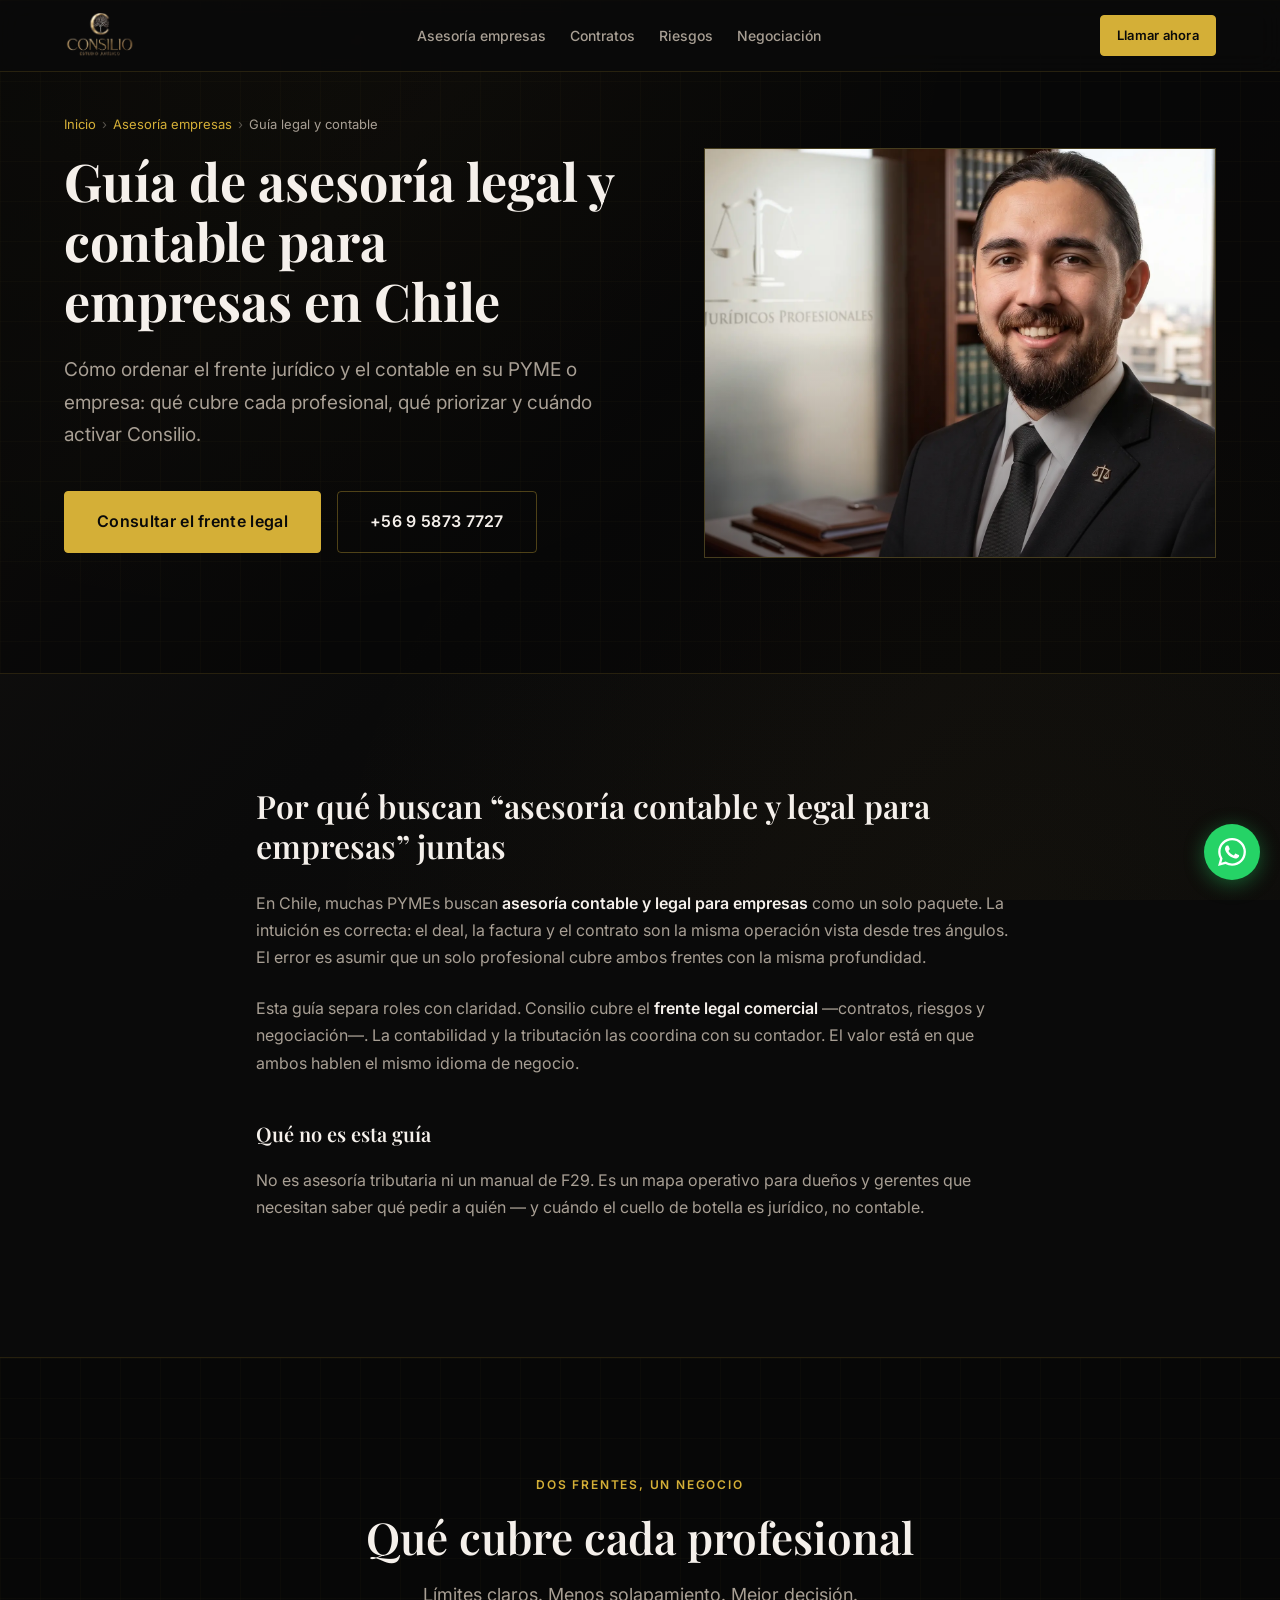
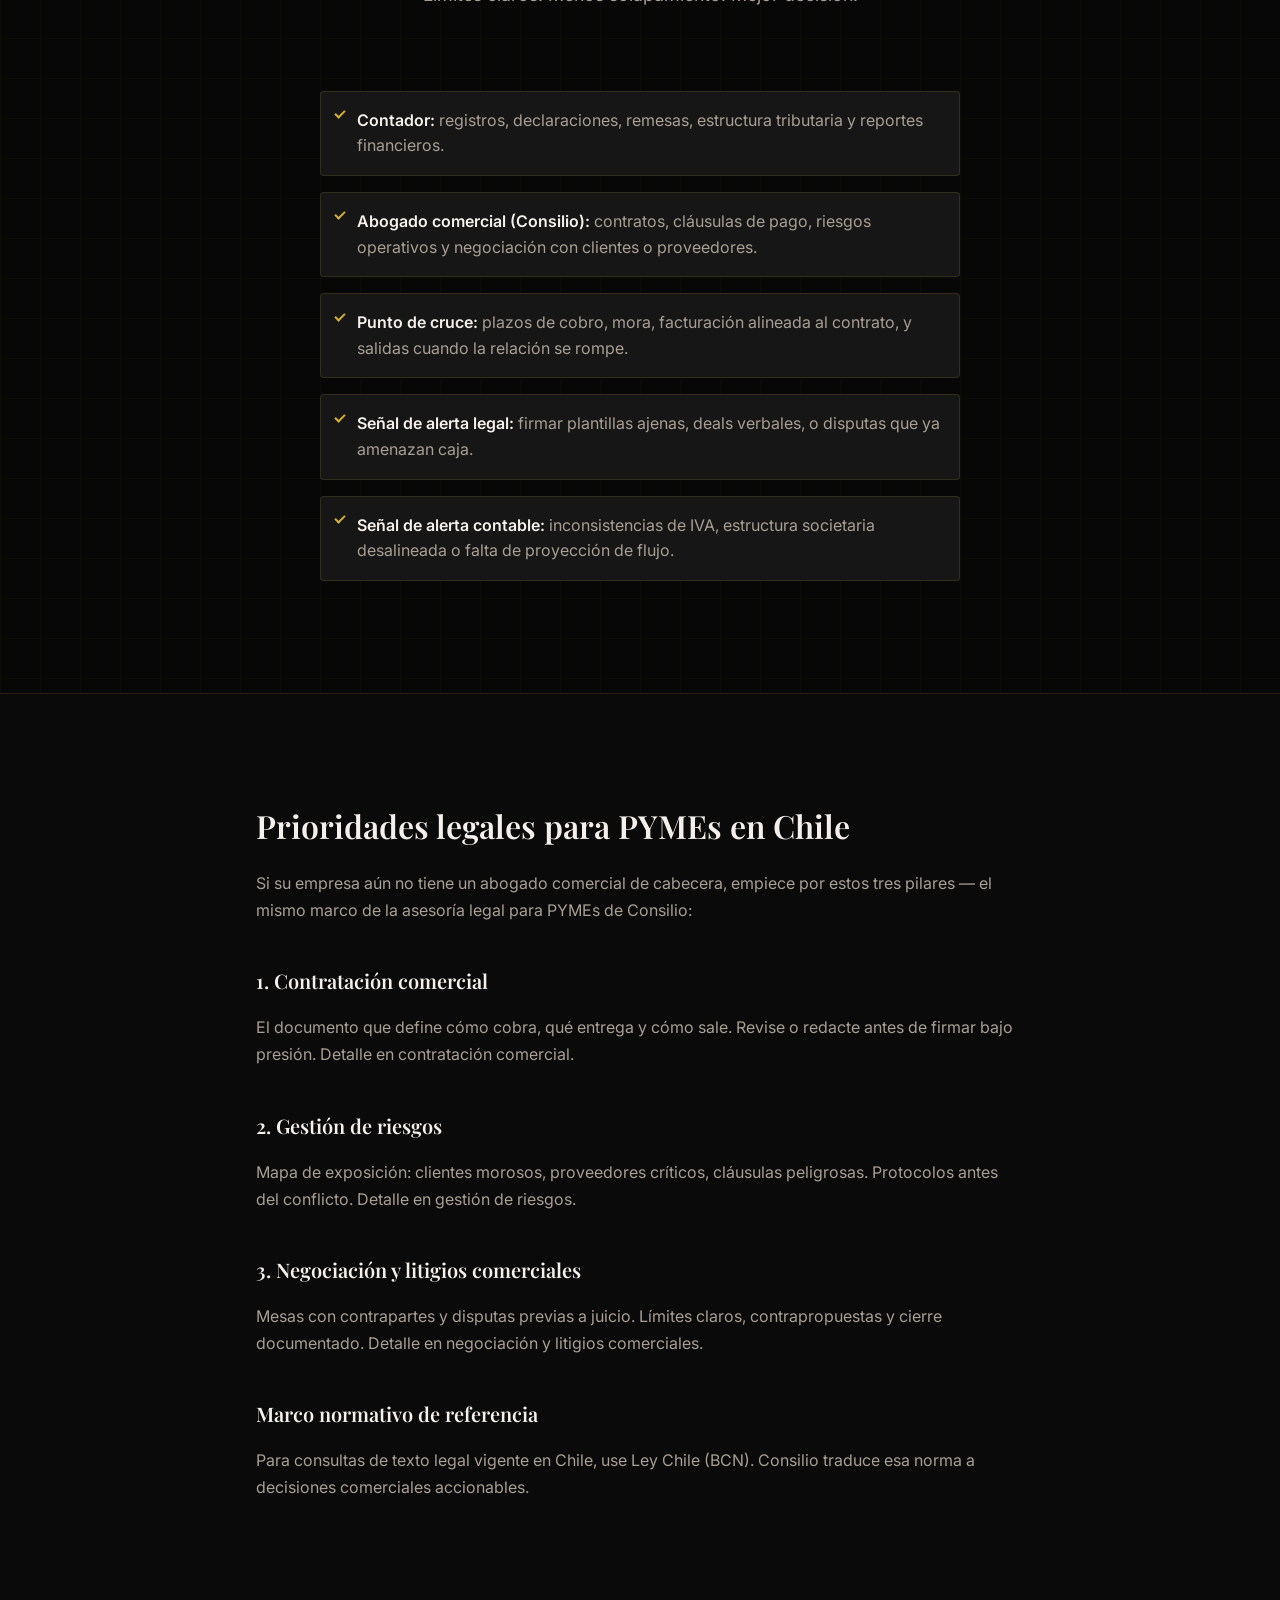
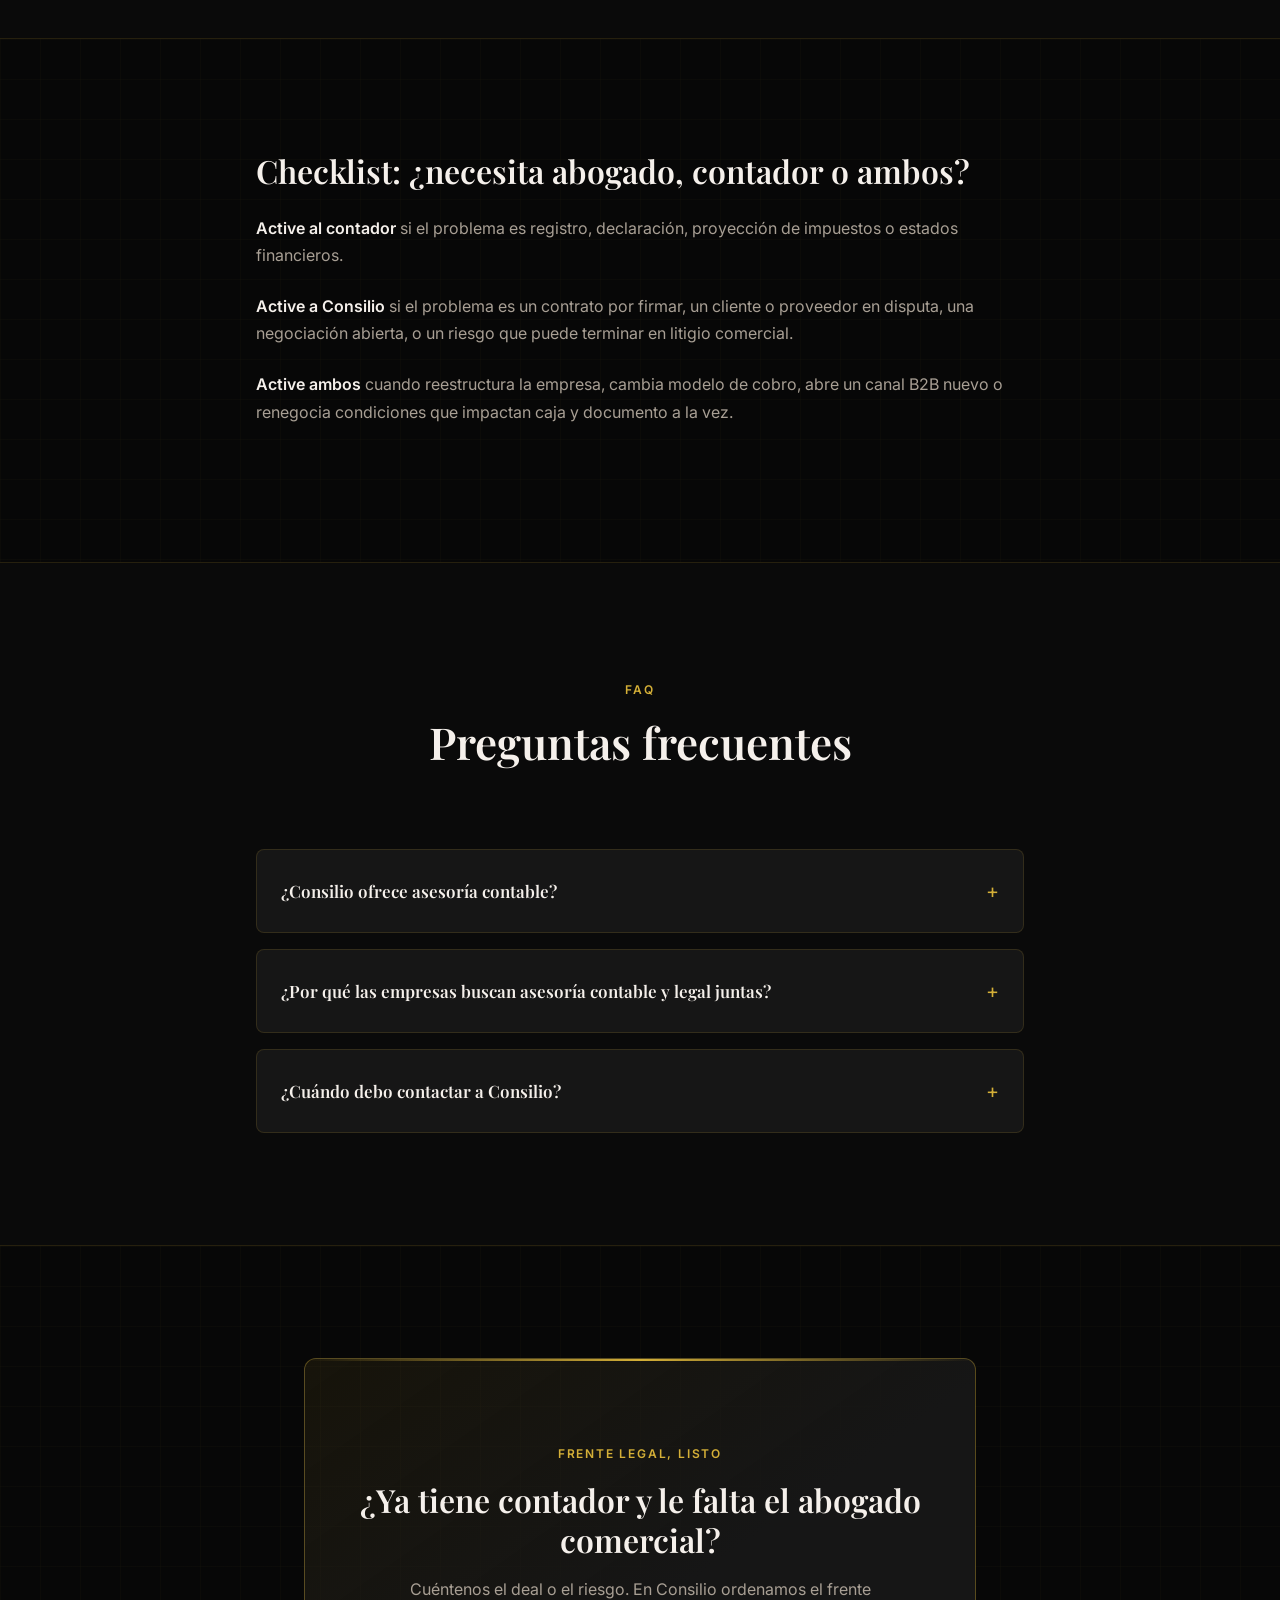
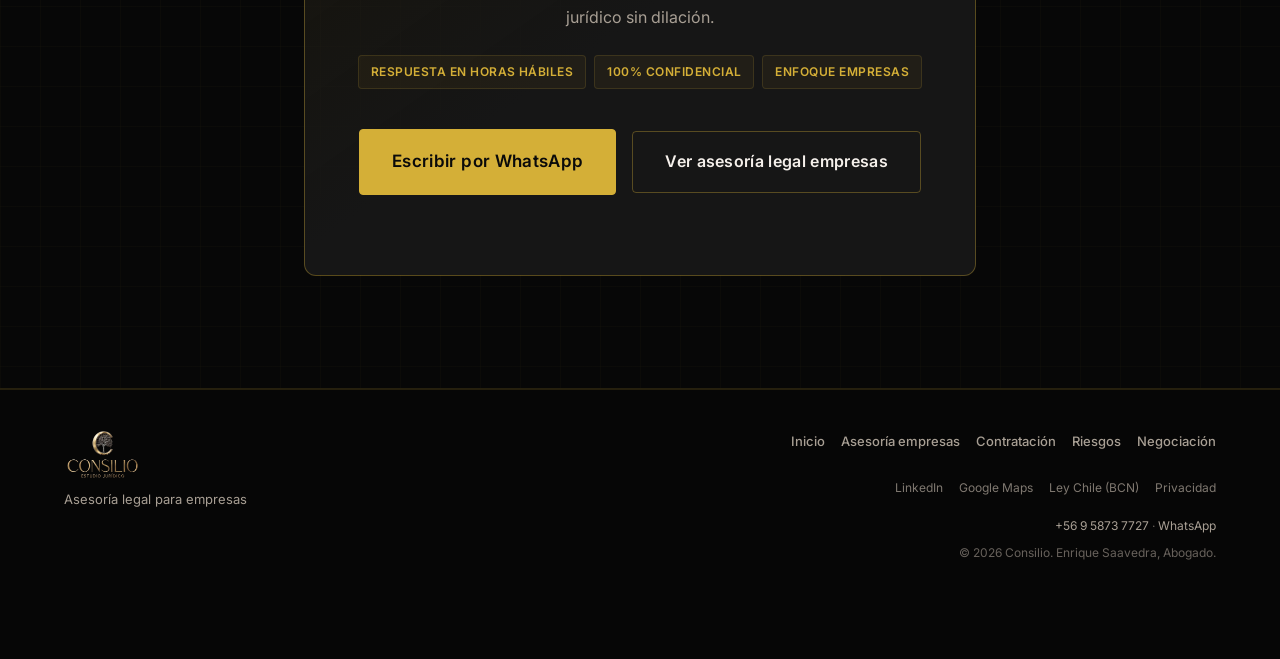
<file: guia-asesoria-legal-contable-empresas-chile.html>
<!DOCTYPE html>
<html lang="es-CL">
<head>
  <meta charset="UTF-8">
  <meta name="viewport" content="width=device-width, initial-scale=1.0">
  <script>
    window.dataLayer = window.dataLayer || [];
    function gtag(){dataLayer.push(arguments);}
    (function(w,d,s,l,i){w[l]=w[l]||[];w[l].push({'gtm.start':
    new Date().getTime(),event:'gtm.js'});var f=d.getElementsByTagName(s)[0],
    j=d.createElement(s),dl=l!='dataLayer'?'&l='+l:'';j.async=true;j.src=
    'https://www.googletagmanager.com/gtm.js?id='+i+dl;f.parentNode.insertBefore(j,f);
    })(window,document,'script','dataLayer','GTM-K24BGLLD');
  </script>
  <meta name="description" content="Guía de asesoría legal y contable para empresas en Chile: qué cubrir en cada frente, prioridades para PYMEs y cuándo contratar. Consilio — Enrique Saavedra.">
  <meta name="robots" content="index, follow, max-snippet:-1, max-image-preview:large">
  <meta name="author" content="Enrique Saavedra — Consilio Estudio Jurídico">
  <meta name="geo.region" content="CL-VS">
  <meta name="geo.placename" content="Viña del Mar">
  <meta name="theme-color" content="#0a0a0a">
  <link rel="icon" href="https://consilio.cl/favicon.ico" sizes="any">
  <link rel="icon" type="image/png" sizes="32x32" href="https://consilio.cl/favicon-32x32.png">
  <link rel="icon" type="image/png" sizes="16x16" href="https://consilio.cl/favicon-16x16.png">
  <link rel="icon" type="image/png" sizes="192x192" href="https://consilio.cl/favicon-192x192.png">
  <link rel="apple-touch-icon" sizes="180x180" href="https://consilio.cl/apple-touch-icon.png">
  <title>Guía de Asesoría Legal y Contable para Empresas en Chile | Consilio</title>
  <link rel="canonical" href="https://consilio.cl/guia-asesoria-legal-contable-empresas-chile.html">

  <meta property="og:type" content="article">
  <meta property="og:title" content="Guía de Asesoría Legal y Contable para Empresas en Chile | Consilio">
  <meta property="og:description" content="Qué cubrir en el frente legal y contable de su empresa en Chile. Prioridades para PYMEs y cuándo activar Consilio.">
  <meta property="og:locale" content="es_CL">
  <meta property="og:url" content="https://consilio.cl/guia-asesoria-legal-contable-empresas-chile.html">
  <meta property="og:image" content="https://consilio.cl/EnriqueS.webp">
  <meta property="og:site_name" content="Consilio — Estudio Jurídico">
  <meta property="og:image:alt" content="Enrique Saavedra, abogado de empresas — Consilio Estudio Jurídico">
  <meta name="twitter:card" content="summary_large_image">
  <meta name="twitter:title" content="Guía de Asesoría Legal y Contable para Empresas en Chile | Consilio">
  <meta name="twitter:description" content="Qué cubrir en el frente legal y contable de su empresa en Chile. Prioridades para PYMEs y cuándo activar Consilio.">
  <meta name="twitter:image" content="https://consilio.cl/EnriqueS.webp">

  <link rel="preload" as="image" href="EnriqueS.webp" type="image/webp" fetchpriority="high">
  <link rel="preconnect" href="https://fonts.googleapis.com">
  <link rel="preconnect" href="https://fonts.gstatic.com" crossorigin>
  <link href="https://fonts.googleapis.com/css2?family=Inter:wght@400;500;600&family=Playfair+Display:wght@500;600;700&display=swap" rel="stylesheet" media="print" onload="this.media='all'">
  <noscript><link href="https://fonts.googleapis.com/css2?family=Inter:wght@400;500;600&family=Playfair+Display:wght@500;600;700&display=swap" rel="stylesheet"></noscript>
  <link rel="stylesheet" href="styles.css">

  <script type="application/ld+json">
  {
    "@context": "https://schema.org",
    "@graph": [
      {
        "@type": ["LegalService", "ProfessionalService"],
        "@id": "https://consilio.cl/#organization",
        "name": "Consilio — Estudio Jurídico",
        "url": "https://consilio.cl",
        "telephone": "+56958737727",
        "description": "Asesoría legal comercial para empresas y PYMEs en Chile.",
        "areaServed": { "@type": "Country", "name": "Chile" },
        "address": {
          "@type": "PostalAddress",
          "streetAddress": "Montaña 853, Oficina 803",
          "addressLocality": "Viña del Mar",
          "addressRegion": "Valparaíso",
          "addressCountry": "CL"
        },
        "priceRange": "$$"
      },
      {
        "@type": "Article",
        "headline": "Guía de Asesoría Legal y Contable para Empresas en Chile",
        "description": "Cómo ordenar asesoría contable y legal para empresas en Chile: prioridades, límites de cada frente y cuándo contratar apoyo jurídico comercial.",
        "author": {
          "@type": "Person",
          "name": "Enrique Saavedra",
          "url": "https://consilio.cl/"
        },
        "publisher": { "@id": "https://consilio.cl/#organization" },
        "mainEntityOfPage": "https://consilio.cl/guia-asesoria-legal-contable-empresas-chile.html",
        "inLanguage": "es-CL",
        "datePublished": "2026-11-03",
        "dateModified": "2026-11-03"
      },
      {
        "@type": "BreadcrumbList",
        "itemListElement": [
          { "@type": "ListItem", "position": 1, "name": "Inicio", "item": "https://consilio.cl/" },
          { "@type": "ListItem", "position": 2, "name": "Asesoría Legal Empresas", "item": "https://consilio.cl/asesoria-legal-empresas.html" },
          { "@type": "ListItem", "position": 3, "name": "Guía Legal y Contable", "item": "https://consilio.cl/guia-asesoria-legal-contable-empresas-chile.html" }
        ]
      },
      {
        "@type": "FAQPage",
        "mainEntity": [
          {
            "@type": "Question",
            "name": "¿Consilio ofrece asesoría contable?",
            "acceptedAnswer": {
              "@type": "Answer",
              "text": "No. Consilio cubre el frente legal comercial: contratos, riesgos y negociación. La contabilidad y la tributación las coordina con su contador; esta guía ayuda a saber qué pedir a cada profesional."
            }
          },
          {
            "@type": "Question",
            "name": "¿Por qué las empresas buscan asesoría contable y legal juntas?",
            "acceptedAnswer": {
              "@type": "Answer",
              "text": "Porque el deal, la factura y el contrato son la misma operación vista desde tres ángulos. Si el contrato no alinea plazos de pago con la caja, o si la estructura societaria no conversa con la contabilidad, el negocio pierde margen."
            }
          },
          {
            "@type": "Question",
            "name": "¿Cuándo debo contactar a Consilio?",
            "acceptedAnswer": {
              "@type": "Answer",
              "text": "Cuando tiene un contrato por firmar, un riesgo comercial activo o una negociación con clientes o proveedores. WhatsApp o teléfono +56 9 5873 7727."
            }
          }
        ]
      }
    ]
  }
  </script>
</head>
<body>
  <a href="#hero-service" class="skip-link">Saltar al contenido principal</a>

  <header class="header" id="header">
    <div class="container header__inner">
      <a href="/" class="logo" aria-label="Consilio — Estudio Jurídico, inicio">
        <img class="logo__img" src="consilio-logo.png" alt="Consilio — Estudio Jurídico" width="120" height="52" loading="eager" decoding="async">
      </a>
      <nav class="nav" id="nav" aria-label="Navegación principal">
        <ul class="nav__list">
          <li><a href="/asesoria-legal-empresas.html" class="nav__link">Asesoría empresas</a></li>
          <li><a href="/contratacion-comercial.html" class="nav__link">Contratos</a></li>
          <li><a href="/gestion-de-riesgos.html" class="nav__link">Riesgos</a></li>
          <li><a href="/negociacion-comercial.html" class="nav__link">Negociación</a></li>
        </ul>
      </nav>
      <a href="tel:+56958737727" class="btn btn--primary btn--sm header__cta">Llamar ahora</a>
      <button class="nav-toggle" id="nav-toggle" type="button" aria-label="Abrir menú" aria-expanded="false" aria-controls="nav">
        <span class="nav-toggle__bar"></span><span class="nav-toggle__bar"></span><span class="nav-toggle__bar"></span>
      </button>
    </div>
  </header>

  <main>
    <section id="hero-service" class="hero-service section--dark">
      <div class="container hero-service__grid">
        <div class="hero-service__content">
          <nav class="breadcrumb" aria-label="Ruta de navegación">
            <a href="/">Inicio</a>
            <span class="breadcrumb__sep" aria-hidden="true">›</span>
            <a href="/asesoria-legal-empresas.html">Asesoría empresas</a>
            <span class="breadcrumb__sep" aria-hidden="true">›</span>
            <span aria-current="page">Guía legal y contable</span>
          </nav>
          <h1 class="hero__title">Guía de asesoría legal y contable para empresas en Chile</h1>
          <p class="hero__subtitle">Cómo ordenar el frente jurídico y el contable en su PYME o empresa: qué cubre cada profesional, qué priorizar y cuándo activar Consilio.</p>
          <div class="hero__actions">
            <a href="https://wa.me/56958737727?text=Hola,%20necesito%20asesor%C3%ADa%20legal%20para%20mi%20empresa." class="btn btn--primary btn--lg" target="_blank" rel="noopener noreferrer">Consultar el frente legal</a>
            <a href="tel:+56958737727" class="btn btn--ghost btn--lg">+56 9 5873 7727</a>
          </div>
        </div>
        <div class="hero-service__banner">
          <figure class="hero-service__figure">
            <img src="EnriqueS.webp" alt="Guía de asesoría legal y contable para empresas en Chile — Consilio" width="640" height="512" loading="eager" decoding="async" fetchpriority="high">
          </figure>
        </div>
      </div>
    </section>

    <article id="problema" class="contenido-seo section">
      <div class="container contenido-seo__inner">
        <h2>Por qué buscan “asesoría contable y legal para empresas” juntas</h2>
        <p>En Chile, muchas PYMEs buscan <strong>asesoría contable y legal para empresas</strong> como un solo paquete. La intuición es correcta: el deal, la factura y el contrato son la misma operación vista desde tres ángulos. El error es asumir que un solo profesional cubre ambos frentes con la misma profundidad.</p>
        <p>Esta guía separa roles con claridad. Consilio cubre el <strong>frente legal comercial</strong> —contratos, riesgos y negociación—. La contabilidad y la tributación las coordina con su contador. El valor está en que ambos hablen el mismo idioma de negocio.</p>
        <h3>Qué no es esta guía</h3>
        <p>No es asesoría tributaria ni un manual de F29. Es un mapa operativo para dueños y gerentes que necesitan saber qué pedir a quién — y cuándo el cuello de botella es jurídico, no contable.</p>
      </div>
    </article>

    <section id="frentes" class="beneficios section section--dark" aria-labelledby="frentes-title">
      <div class="container">
        <header class="section__header section__header--center">
          <span class="section__eyebrow">Dos frentes, un negocio</span>
          <h2 id="frentes-title" class="section__title">Qué cubre cada profesional</h2>
          <p class="section__lead">Límites claros. Menos solapamiento. Mejor decisión.</p>
        </header>
        <ul class="service-benefits">
          <li><strong>Contador:</strong> registros, declaraciones, remesas, estructura tributaria y reportes financieros.</li>
          <li><strong>Abogado comercial (Consilio):</strong> contratos, cláusulas de pago, riesgos operativos y negociación con clientes o proveedores.</li>
          <li><strong>Punto de cruce:</strong> plazos de cobro, mora, facturación alineada al contrato, y salidas cuando la relación se rompe.</li>
          <li><strong>Señal de alerta legal:</strong> firmar plantillas ajenas, deals verbales, o disputas que ya amenazan caja.</li>
          <li><strong>Señal de alerta contable:</strong> inconsistencias de IVA, estructura societaria desalineada o falta de proyección de flujo.</li>
        </ul>
      </div>
    </section>

    <section id="prioridades" class="contenido-seo section" aria-labelledby="prioridades-title">
      <div class="container contenido-seo__inner">
        <h2 id="prioridades-title">Prioridades legales para PYMEs en Chile</h2>
        <p>Si su empresa aún no tiene un abogado comercial de cabecera, empiece por estos tres pilares — el mismo marco de la <a href="/asesoria-legal-empresas.html">asesoría legal para PYMEs</a> de Consilio:</p>
        <h3>1. Contratación comercial</h3>
        <p>El documento que define cómo cobra, qué entrega y cómo sale. Revise o redacte antes de firmar bajo presión. Detalle en <a href="/contratacion-comercial.html">contratación comercial</a>.</p>
        <h3>2. Gestión de riesgos</h3>
        <p>Mapa de exposición: clientes morosos, proveedores críticos, cláusulas peligrosas. Protocolos antes del conflicto. Detalle en <a href="/gestion-de-riesgos.html">gestión de riesgos</a>.</p>
        <h3>3. Negociación y litigios comerciales</h3>
        <p>Mesas con contrapartes y disputas previas a juicio. Límites claros, contrapropuestas y cierre documentado. Detalle en <a href="/negociacion-comercial.html">negociación y litigios comerciales</a>.</p>
        <h3>Marco normativo de referencia</h3>
        <p>Para consultas de texto legal vigente en Chile, use <a href="https://www.bcn.cl/leychile" target="_blank" rel="noopener noreferrer">Ley Chile (BCN)</a>. Consilio traduce esa norma a decisiones comerciales accionables.</p>
      </div>
    </section>

    <section id="checklist" class="contenido-seo section section--dark" aria-labelledby="checklist-title">
      <div class="container contenido-seo__inner">
        <h2 id="checklist-title">Checklist: ¿necesita abogado, contador o ambos?</h2>
        <p><strong>Active al contador</strong> si el problema es registro, declaración, proyección de impuestos o estados financieros.</p>
        <p><strong>Active a Consilio</strong> si el problema es un contrato por firmar, un cliente o proveedor en disputa, una negociación abierta, o un riesgo que puede terminar en litigio comercial.</p>
        <p><strong>Active ambos</strong> cuando reestructura la empresa, cambia modelo de cobro, abre un canal B2B nuevo o renegocia condiciones que impactan caja y documento a la vez.</p>
      </div>
    </section>

    <section id="faq-schema" class="faq-section section" aria-labelledby="faq-title">
      <div class="container">
        <header class="section__header section__header--center">
          <span class="section__eyebrow">FAQ</span>
          <h2 id="faq-title" class="section__title">Preguntas frecuentes</h2>
        </header>
        <div class="faq-list">
          <details class="faq-item">
            <summary>¿Consilio ofrece asesoría contable?</summary>
            <p class="faq-item__answer">No. Consilio cubre el frente legal comercial: contratos, riesgos y negociación. La contabilidad y la tributación las coordina con su contador; esta guía ayuda a saber qué pedir a cada profesional.</p>
          </details>
          <details class="faq-item">
            <summary>¿Por qué las empresas buscan asesoría contable y legal juntas?</summary>
            <p class="faq-item__answer">Porque el deal, la factura y el contrato son la misma operación vista desde tres ángulos. Si el contrato no alinea plazos de pago con la caja, o si la estructura societaria no conversa con la contabilidad, el negocio pierde margen.</p>
          </details>
          <details class="faq-item">
            <summary>¿Cuándo debo contactar a Consilio?</summary>
            <p class="faq-item__answer">Cuando tiene un contrato por firmar, un riesgo comercial activo o una negociación con clientes o proveedores. WhatsApp o teléfono +56 9 5873 7727.</p>
          </details>
        </div>
      </div>
    </section>

    <section id="cta-servicio" class="cta-servicio section section--dark" aria-labelledby="cta-title">
      <div class="container">
        <div class="cta-banner">
          <span class="section__eyebrow">Frente legal, listo</span>
          <h2 id="cta-title" class="cta-banner__title">¿Ya tiene contador y le falta el abogado comercial?</h2>
          <p class="cta-banner__text">Cuéntenos el deal o el riesgo. En Consilio ordenamos el frente jurídico sin dilación.</p>
          <ul class="cta-banner__trust">
            <li>Respuesta en horas hábiles</li>
            <li>100% confidencial</li>
            <li>Enfoque empresas</li>
          </ul>
          <div class="cta-banner__actions">
            <a href="https://wa.me/56958737727?text=Hola,%20necesito%20asesor%C3%ADa%20legal%20para%20mi%20empresa." class="btn btn--primary btn--xl" target="_blank" rel="noopener noreferrer">Escribir por WhatsApp</a>
            <a href="/asesoria-legal-empresas.html" class="btn btn--ghost btn--lg">Ver asesoría legal empresas</a>
          </div>
        </div>
      </div>
    </section>
  </main>

  <footer class="footer">
    <div class="container footer__inner">
      <div class="footer__brand">
        <img class="footer__logo" src="consilio-logo.png" alt="Consilio — Estudio Jurídico" width="140" height="60" loading="lazy" decoding="async">
        <p class="footer__tagline">Asesoría legal para empresas</p>
      </div>
      <div class="footer__meta">
        <nav class="footer__nav" aria-label="Enlaces de servicios">
          <a href="/">Inicio</a>
          <a href="/asesoria-legal-empresas.html">Asesoría empresas</a>
          <a href="/contratacion-comercial.html">Contratación</a>
          <a href="/gestion-de-riesgos.html">Riesgos</a>
          <a href="/negociacion-comercial.html">Negociación</a>
        </nav>
        <nav class="footer__nav footer__nav--ext" aria-label="Ubicación y referencias">
          <a href="https://www.linkedin.com/in/enrique-alejandro-saavedra-pizarro-63552a117/" target="_blank" rel="noopener noreferrer">LinkedIn</a>
          <a href="https://www.google.com/maps/search/?api=1&query=Monta%C3%B1a+853%2C+Oficina+803%2C+Vi%C3%B1a+del+Mar%2C+Chile" target="_blank" rel="noopener noreferrer">Google Maps</a>
          <a href="https://www.bcn.cl/leychile" target="_blank" rel="noopener noreferrer">Ley Chile (BCN)</a>
          <a href="/privacidad.html">Privacidad</a>
        </nav>
        <p class="footer__copy">
          <a href="tel:+56958737727">+56 9 5873 7727</a>
          ·
          <a href="https://wa.me/56958737727?text=Hola,%20necesito%20asesor%C3%ADa%20legal%20para%20mi%20empresa." target="_blank" rel="noopener noreferrer">WhatsApp</a>
        </p>
        <p class="footer__copy">&copy; <span id="year"></span> Consilio. Enrique Saavedra, Abogado.</p>
      </div>
    </div>
  </footer>

  <a class="wa-float" href="https://wa.me/56958737727?text=Hola,%20necesito%20asesor%C3%ADa%20legal%20para%20mi%20empresa." target="_blank" rel="noopener noreferrer" aria-label="Contactar por WhatsApp">
    <svg class="wa-float__icon" width="28" height="28" viewBox="0 0 24 24" fill="currentColor" aria-hidden="true"><path d="M17.472 14.382c-.297-.149-1.758-.867-2.03-.967-.273-.099-.471-.148-.67.15-.197.297-.767.966-.94 1.164-.173.199-.347.223-.644.075-.297-.15-1.255-.463-2.39-1.475-.883-.788-1.48-1.761-1.653-2.059-.173-.297-.018-.458.13-.606.134-.133.298-.347.446-.52.149-.174.198-.298.298-.497.099-.198.05-.371-.025-.52-.075-.149-.669-1.612-.916-2.207-.242-.579-.487-.5-.669-.51-.173-.008-.371-.01-.57-.01-.198 0-.52.074-.792.372-.272.297-1.04 1.016-1.04 2.479 0 1.462 1.065 2.875 1.213 3.074.149.198 2.096 3.2 5.077 4.487.709.306 1.262.489 1.694.625.712.227 1.36.195 1.871.118.571-.085 1.758-.719 2.006-1.413.248-.694.248-1.289.173-1.413-.074-.124-.272-.198-.57-.347m-5.421 7.403h-.004a9.87 9.87 0 01-5.031-1.378l-.361-.214-3.741.982.998-3.648-.235-.374a9.86 9.86 0 01-1.51-5.26c.001-5.45 4.436-9.884 9.888-9.884 2.64 0 5.122 1.03 6.988 2.898a9.825 9.825 0 012.893 6.994c-.003 5.45-4.435 9.884-9.885 9.884m8.413-18.297A11.815 11.815 0 0012.05 0C5.495 0 .16 5.335.157 11.892c0 2.096.547 4.142 1.588 5.945L.057 24l6.305-1.654a11.882 11.882 0 005.683 1.448h.005c6.554 0 11.89-5.335 11.893-11.893a11.821 11.821 0 00-3.48-8.413z"/></svg>
  </a>
  <script src="script.js" defer></script>
</body>
</html>
</file>
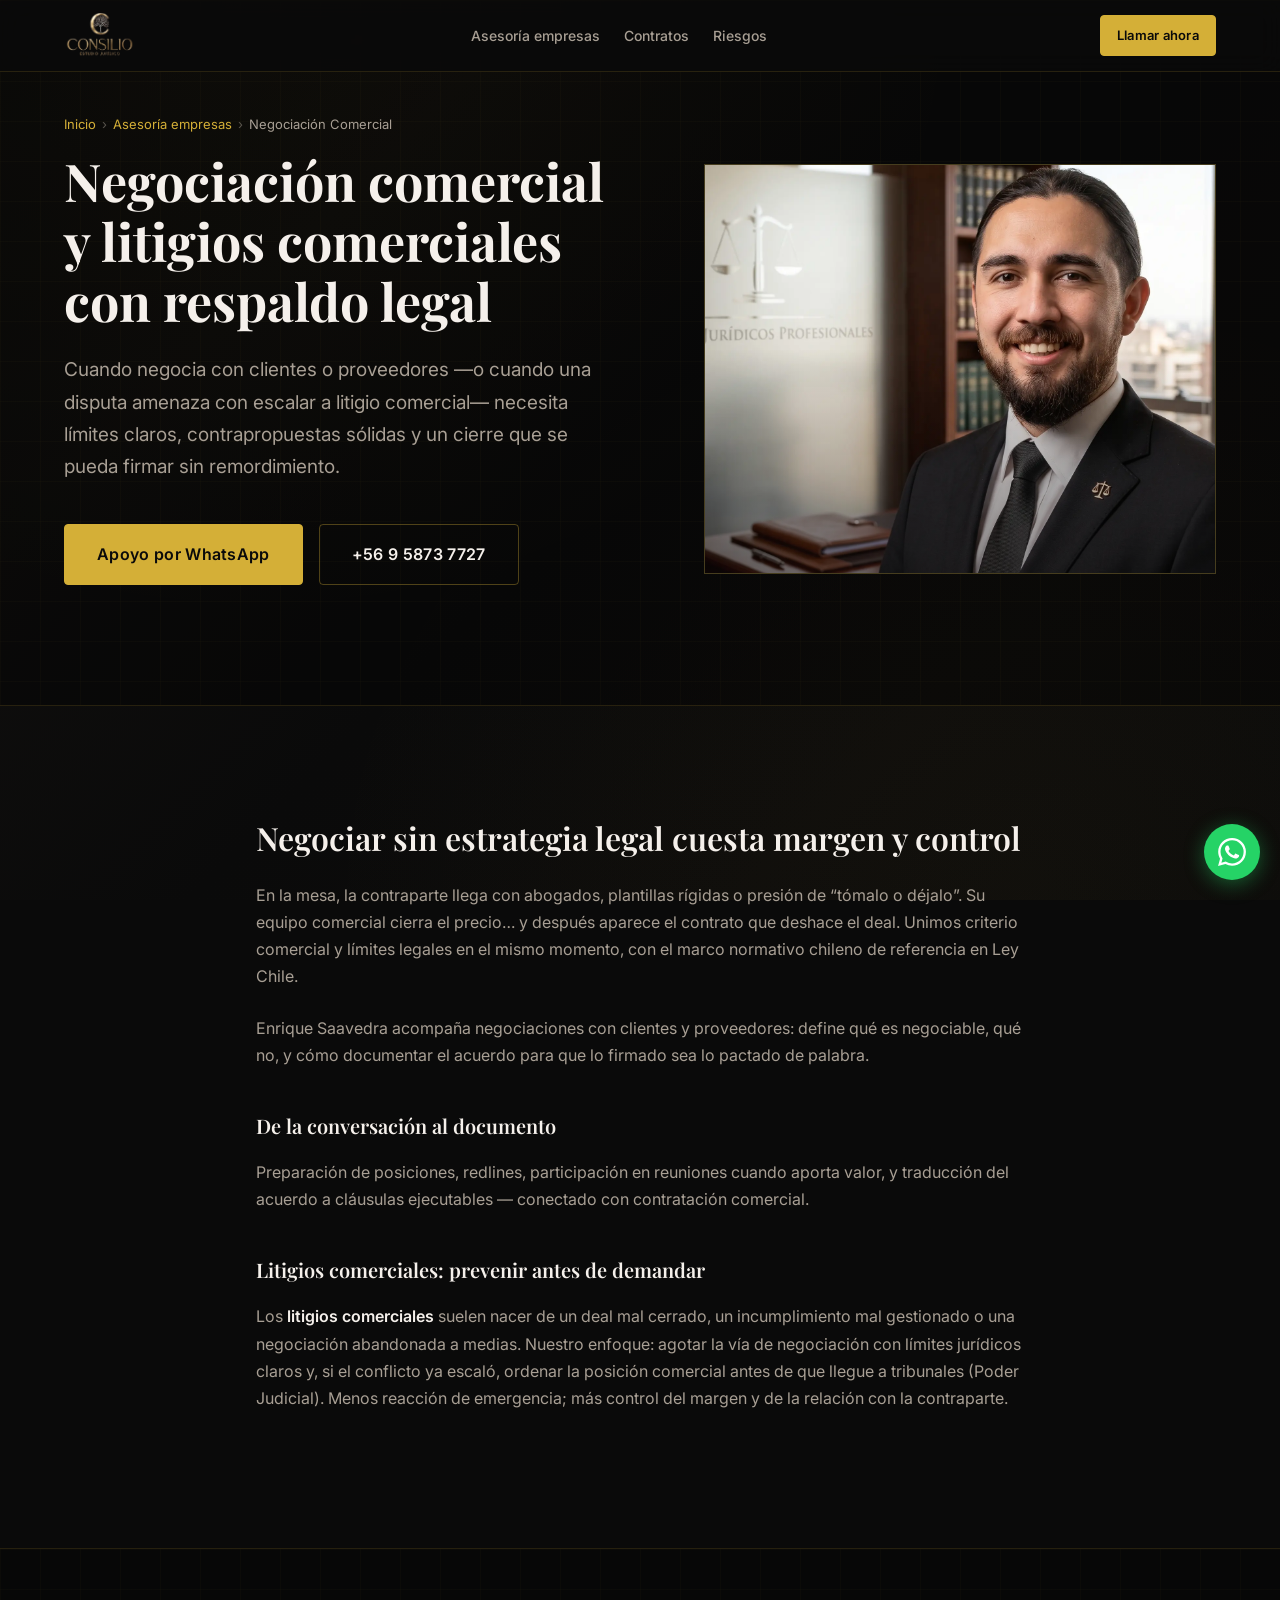
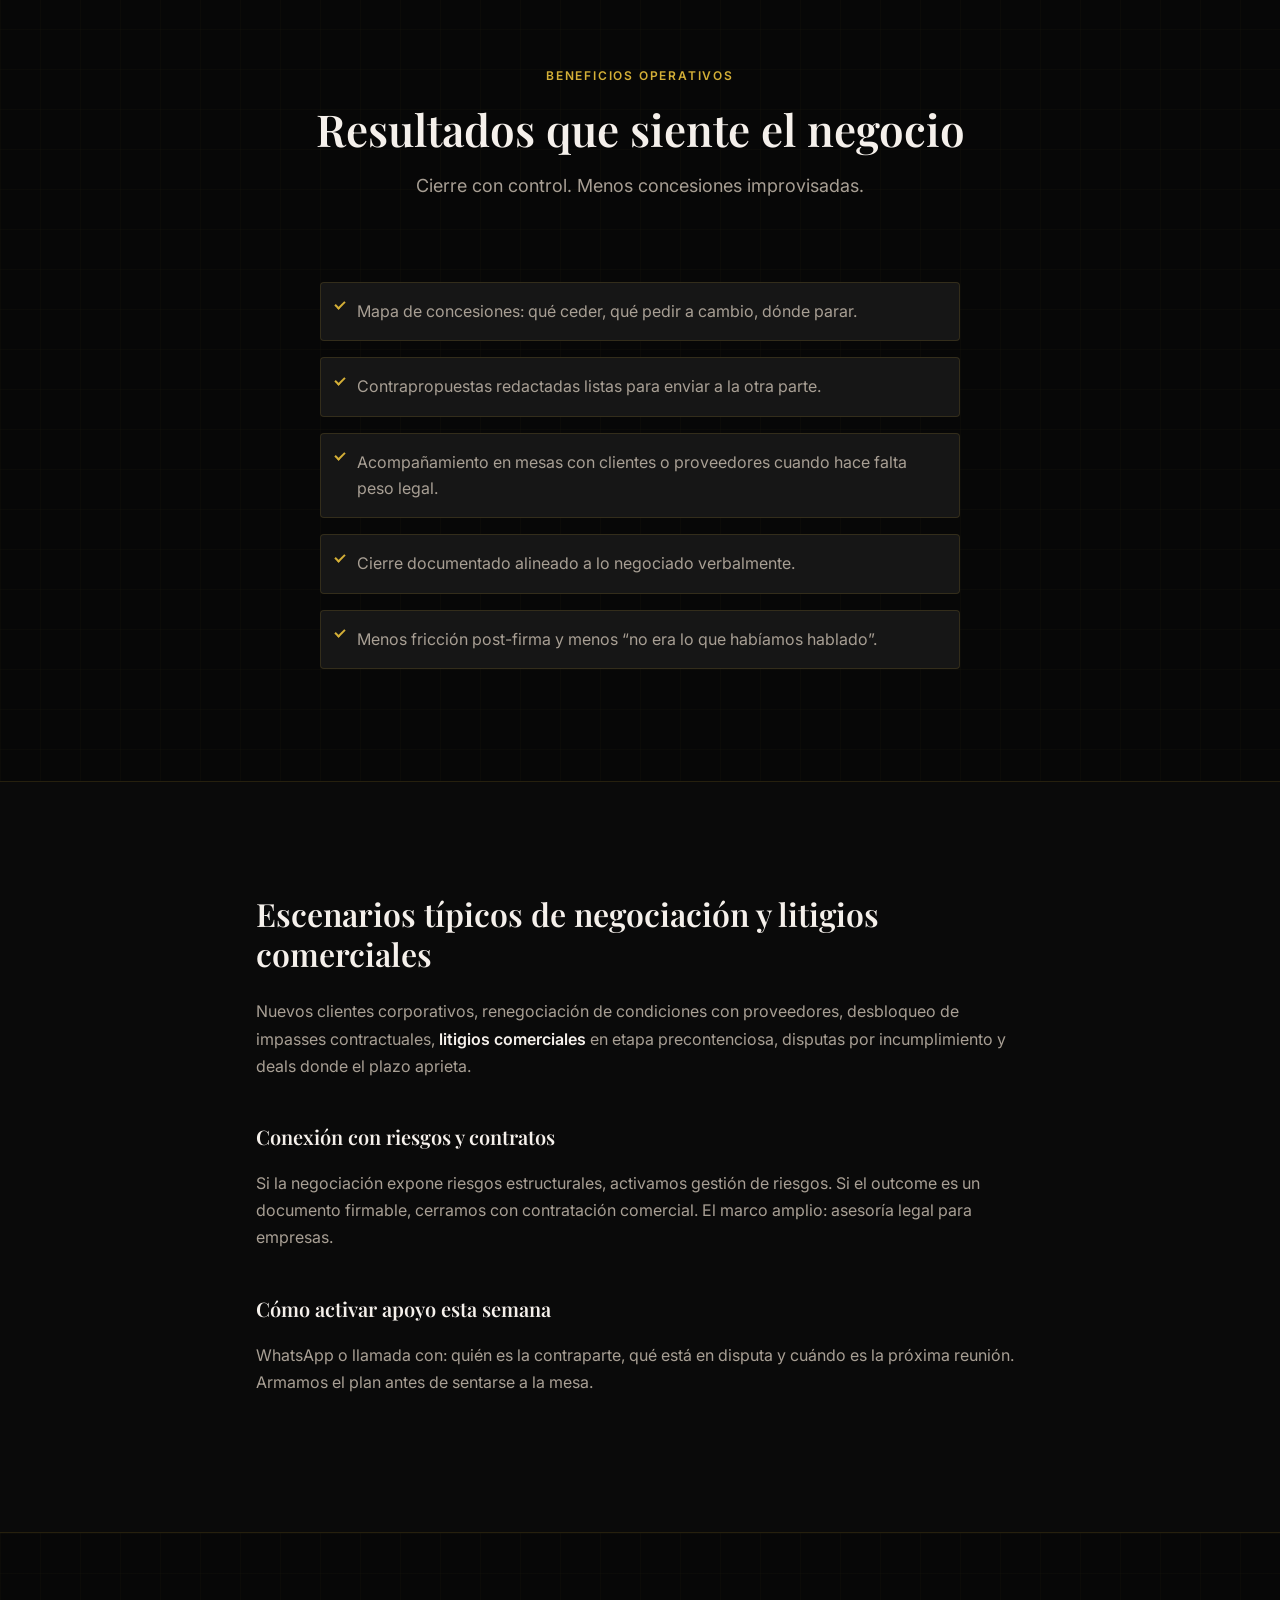
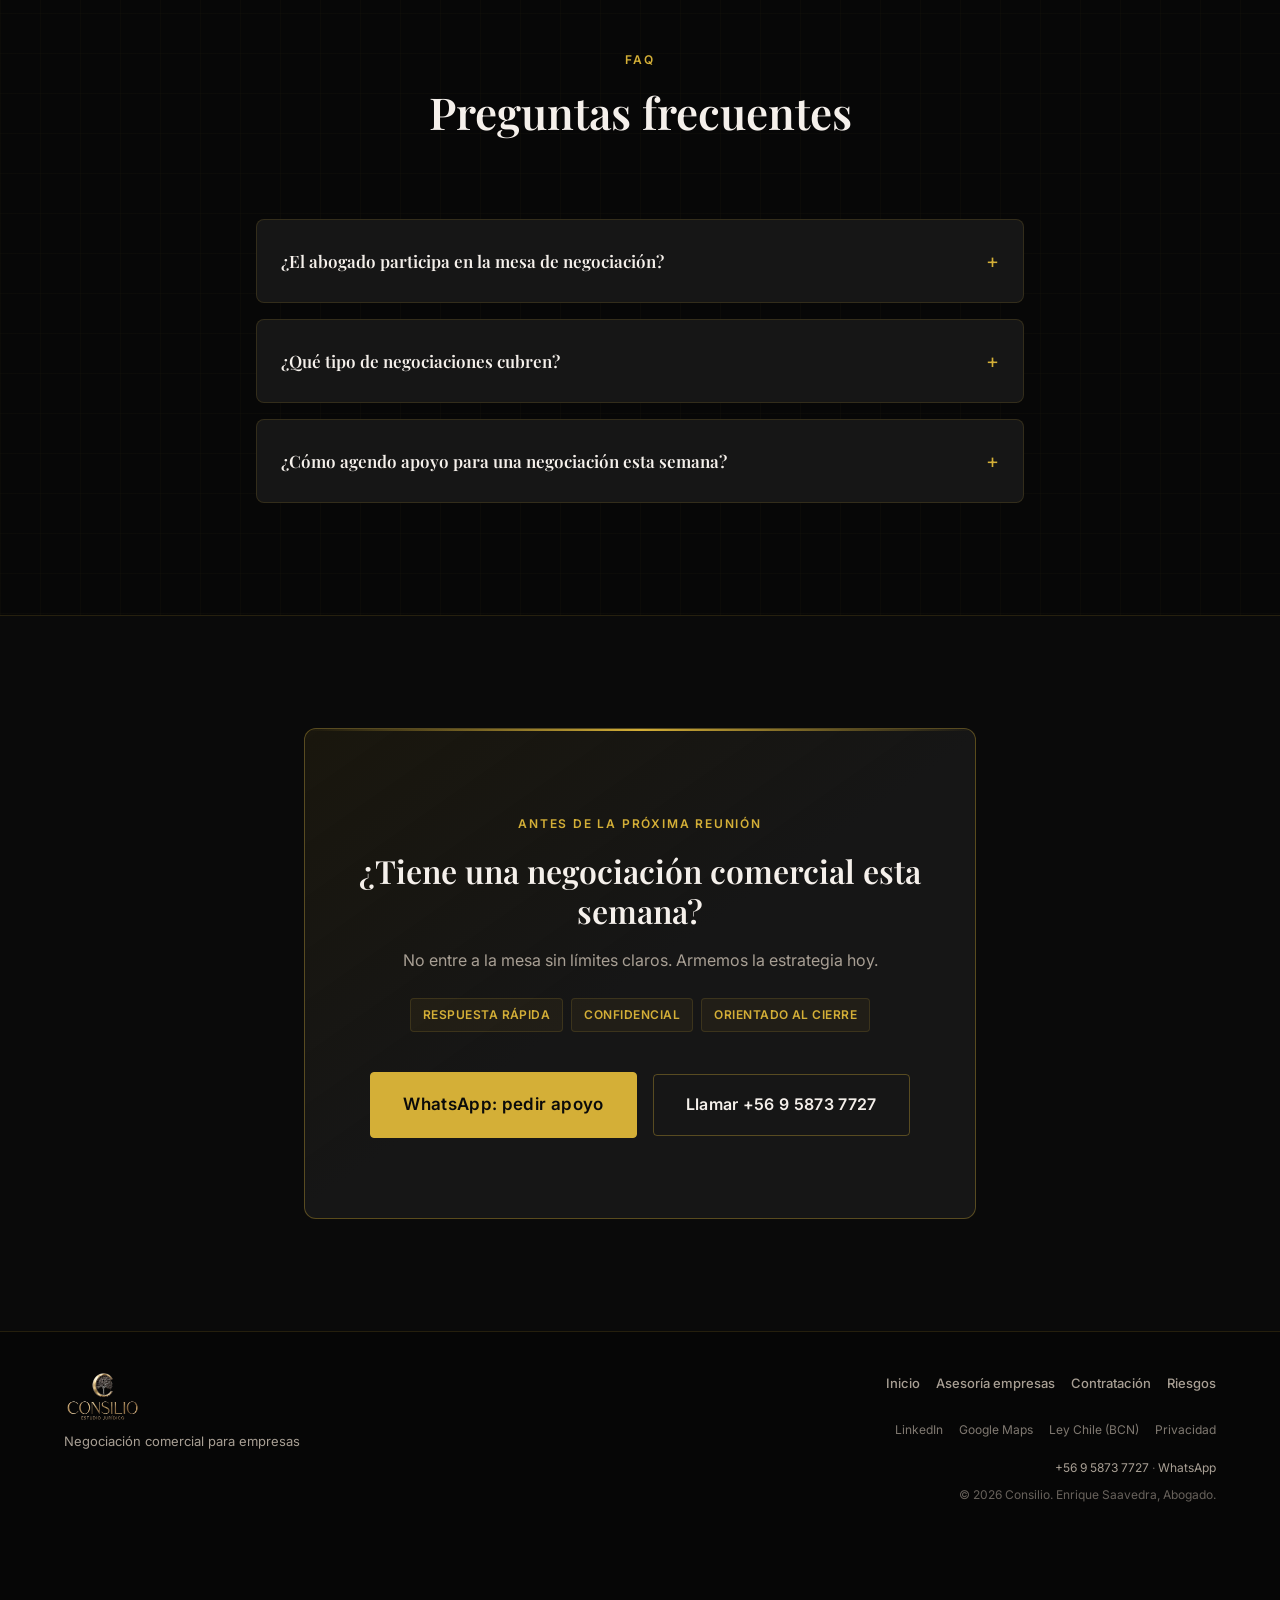
<file: negociacion-comercial.html>
<!DOCTYPE html>
<html lang="es-CL">
<head>
  <meta charset="UTF-8">
  <meta name="viewport" content="width=device-width, initial-scale=1.0">
  <script>
    window.dataLayer = window.dataLayer || [];
    function gtag(){dataLayer.push(arguments);}
    (function(w,d,s,l,i){w[l]=w[l]||[];w[l].push({'gtm.start':
    new Date().getTime(),event:'gtm.js'});var f=d.getElementsByTagName(s)[0],
    j=d.createElement(s),dl=l!='dataLayer'?'&l='+l:'';j.async=true;j.src=
    'https://www.googletagmanager.com/gtm.js?id='+i+dl;f.parentNode.insertBefore(j,f);
    })(window,document,'script','dataLayer','GTM-K24BGLLD');
  </script>
  <meta name="description" content="Negociación comercial y litigios comerciales en Chile: mesas con clientes y proveedores, disputas previas a juicio. Consilio — WhatsApp +56 9 5873 7727.">
  <meta name="robots" content="index, follow, max-snippet:-1, max-image-preview:large">
  <meta name="author" content="Enrique Saavedra — Consilio Estudio Jurídico">
  <meta name="geo.region" content="CL-VS">
  <meta name="geo.placename" content="Viña del Mar">
  <meta name="theme-color" content="#0a0a0a">
  <link rel="icon" href="https://consilio.cl/favicon.ico" sizes="any">
  <link rel="icon" type="image/png" sizes="32x32" href="https://consilio.cl/favicon-32x32.png">
  <link rel="icon" type="image/png" sizes="16x16" href="https://consilio.cl/favicon-16x16.png">
  <link rel="icon" type="image/png" sizes="192x192" href="https://consilio.cl/favicon-192x192.png">
  <link rel="apple-touch-icon" sizes="180x180" href="https://consilio.cl/apple-touch-icon.png">
  <title>Negociación Comercial y Litigios Comerciales | Consilio</title>
  <link rel="canonical" href="https://consilio.cl/negociacion-comercial.html">

  <meta property="og:type" content="website">
  <meta property="og:title" content="Negociación Comercial y Litigios Comerciales | Consilio">
  <meta property="og:description" content="Negociación comercial y litigios comerciales: mesas con clientes y proveedores, disputas previas a juicio. Consilio.">
  <meta property="og:locale" content="es_CL">
  <meta property="og:url" content="https://consilio.cl/negociacion-comercial.html">
  <meta property="og:image" content="https://consilio.cl/EnriqueS.webp">
  <meta property="og:site_name" content="Consilio — Estudio Jurídico">
  <meta property="og:image:alt" content="Enrique Saavedra, abogado de empresas — Consilio Estudio Jurídico">
  <meta name="twitter:card" content="summary_large_image">
  <meta name="twitter:title" content="Negociación Comercial y Litigios Comerciales | Consilio">
  <meta name="twitter:description" content="Negociación comercial y litigios comerciales: mesas con clientes y proveedores, disputas previas a juicio. Consilio.">
  <meta name="twitter:image" content="https://consilio.cl/EnriqueS.webp">

  <link rel="preload" as="image" href="EnriqueS.webp" type="image/webp" fetchpriority="high">
  <link rel="preconnect" href="https://fonts.googleapis.com">
  <link rel="preconnect" href="https://fonts.gstatic.com" crossorigin>
  <link href="https://fonts.googleapis.com/css2?family=Inter:wght@400;500;600&family=Playfair+Display:wght@500;600;700&display=swap" rel="stylesheet" media="print" onload="this.media='all'">
  <noscript><link href="https://fonts.googleapis.com/css2?family=Inter:wght@400;500;600&family=Playfair+Display:wght@500;600;700&display=swap" rel="stylesheet"></noscript>
  <link rel="stylesheet" href="styles.css">

  <script type="application/ld+json">
  {
    "@context": "https://schema.org",
    "@graph": [
      {
        "@type": ["LegalService", "ProfessionalService"],
        "@id": "https://consilio.cl/#organization",
        "name": "Consilio — Estudio Jurídico",
        "url": "https://consilio.cl",
        "telephone": "+56958737727",
        "description": "Negociación comercial y litigios comerciales con respaldo legal para empresas en Chile.",
        "areaServed": { "@type": "Country", "name": "Chile" },
        "address": {
          "@type": "PostalAddress",
          "streetAddress": "Montaña 853, Oficina 803",
          "addressLocality": "Viña del Mar",
          "addressRegion": "Valparaíso",
          "addressCountry": "CL"
        },
        "priceRange": "$$",
        "knowsAbout": ["Negociación Comercial", "Litigios Comerciales", "Negociación de Contratos", "Deals B2B"]
      },
      {
        "@type": "Service",
        "name": "Negociación Comercial y Litigios Comerciales",
        "serviceType": "Negociación de contratos, deals y disputas comerciales",
        "description": "Representación y estrategia de negociación con clientes, proveedores y contrapartes; prevención y manejo de litigios comerciales previos a juicio, con cierre documentado.",
        "provider": { "@id": "https://consilio.cl/#organization" },
        "areaServed": [
          { "@type": "City", "name": "Viña del Mar" },
          { "@type": "Country", "name": "Chile" }
        ]
      },
      {
        "@type": "BreadcrumbList",
        "itemListElement": [
          { "@type": "ListItem", "position": 1, "name": "Inicio", "item": "https://consilio.cl/" },
          { "@type": "ListItem", "position": 2, "name": "Asesoría Legal Empresas", "item": "https://consilio.cl/asesoria-legal-empresas.html" },
          { "@type": "ListItem", "position": 3, "name": "Negociación Comercial", "item": "https://consilio.cl/negociacion-comercial.html" }
        ]
      },
      {
        "@type": "FAQPage",
        "mainEntity": [
          {
            "@type": "Question",
            "name": "¿El abogado participa en la mesa de negociación?",
            "acceptedAnswer": {
              "@type": "Answer",
              "text": "Sí, cuando aporta valor: definir límites, redactar contrapropuestas y acompañar reuniones con clientes o proveedores. También puede preparar la estrategia y usted conduce la mesa."
            }
          },
          {
            "@type": "Question",
            "name": "¿Qué tipo de negociaciones cubren?",
            "acceptedAnswer": {
              "@type": "Answer",
              "text": "Condiciones comerciales con clientes, acuerdos con proveedores, renegociación de contratos vigentes, litigios comerciales en etapa previa a demanda y cierre de deals B2B."
            }
          },
          {
            "@type": "Question",
            "name": "¿Cómo agendo apoyo para una negociación esta semana?",
            "acceptedAnswer": {
              "@type": "Answer",
              "text": "WhatsApp o teléfono +56 9 5873 7727. Indique contraparte, plazo y puntos en disputa; armamos el plan de negociación."
            }
          }
        ]
      }
    ]
  }
  </script>
</head>
<body>
  <a href="#hero-service" class="skip-link">Saltar al contenido principal</a>

  <header class="header" id="header">
    <div class="container header__inner">
      <a href="/" class="logo" aria-label="Consilio — Estudio Jurídico, inicio">
        <img class="logo__img" src="consilio-logo.png" alt="Consilio — Estudio Jurídico" width="120" height="52" loading="eager" decoding="async">
      </a>
      <nav class="nav" id="nav" aria-label="Navegación principal">
        <ul class="nav__list">
          <li><a href="/asesoria-legal-empresas.html" class="nav__link">Asesoría empresas</a></li>
          <li><a href="/contratacion-comercial.html" class="nav__link">Contratos</a></li>
          <li><a href="/gestion-de-riesgos.html" class="nav__link">Riesgos</a></li>
        </ul>
      </nav>
      <a href="tel:+56958737727" class="btn btn--primary btn--sm header__cta">Llamar ahora</a>
      <button class="nav-toggle" id="nav-toggle" type="button" aria-label="Abrir menú" aria-expanded="false" aria-controls="nav">
        <span class="nav-toggle__bar"></span><span class="nav-toggle__bar"></span><span class="nav-toggle__bar"></span>
      </button>
    </div>
  </header>

  <main>
    <section id="hero-service" class="hero-service section--dark">
      <div class="container hero-service__grid">
        <div class="hero-service__content">
          <nav class="breadcrumb" aria-label="Ruta de navegación">
            <a href="/">Inicio</a>
            <span class="breadcrumb__sep" aria-hidden="true">›</span>
            <a href="/asesoria-legal-empresas.html">Asesoría empresas</a>
            <span class="breadcrumb__sep" aria-hidden="true">›</span>
            <span aria-current="page">Negociación Comercial</span>
          </nav>
          <h1 class="hero__title">Negociación comercial y litigios comerciales con respaldo legal</h1>
          <p class="hero__subtitle">Cuando negocia con clientes o proveedores —o cuando una disputa amenaza con escalar a litigio comercial— necesita límites claros, contrapropuestas sólidas y un cierre que se pueda firmar sin remordimiento.</p>
          <div class="hero__actions">
            <a href="https://wa.me/56958737727?text=Hola,%20necesito%20apoyo%20en%20una%20negociaci%C3%B3n%20comercial." class="btn btn--primary btn--lg" target="_blank" rel="noopener noreferrer">Apoyo por WhatsApp</a>
            <a href="tel:+56958737727" class="btn btn--ghost btn--lg">+56 9 5873 7727</a>
          </div>
        </div>
        <div class="hero-service__banner">
          <figure class="hero-service__figure">
            <img src="EnriqueS.webp" alt="Negociación comercial para empresas en Chile — Enrique Saavedra | Consilio" width="640" height="512" loading="eager" decoding="async" fetchpriority="high">
          </figure>
        </div>
      </div>
    </section>

    <article id="problema" class="contenido-seo section">
      <div class="container contenido-seo__inner">
        <h2>Negociar sin estrategia legal cuesta margen y control</h2>
        <p>En la mesa, la contraparte llega con abogados, plantillas rígidas o presión de “tómalo o déjalo”. Su equipo comercial cierra el precio… y después aparece el contrato que deshace el deal. Unimos criterio comercial y límites legales en el mismo momento, con el marco normativo chileno de referencia en <a href="https://www.bcn.cl/leychile" target="_blank" rel="noopener noreferrer">Ley Chile</a>.</p>
        <p>Enrique Saavedra acompaña negociaciones con clientes y proveedores: define qué es negociable, qué no, y cómo documentar el acuerdo para que lo firmado sea lo pactado de palabra.</p>
        <h3>De la conversación al documento</h3>
        <p>Preparación de posiciones, redlines, participación en reuniones cuando aporta valor, y traducción del acuerdo a cláusulas ejecutables — conectado con <a href="/contratacion-comercial.html">contratación comercial</a>.</p>
        <h3>Litigios comerciales: prevenir antes de demandar</h3>
        <p>Los <strong>litigios comerciales</strong> suelen nacer de un deal mal cerrado, un incumplimiento mal gestionado o una negociación abandonada a medias. Nuestro enfoque: agotar la vía de negociación con límites jurídicos claros y, si el conflicto ya escaló, ordenar la posición comercial antes de que llegue a tribunales (<a href="https://www.pjud.cl" target="_blank" rel="noopener noreferrer">Poder Judicial</a>). Menos reacción de emergencia; más control del margen y de la relación con la contraparte.</p>
      </div>
    </article>

    <section id="beneficios" class="beneficios section section--dark" aria-labelledby="beneficios-title">
      <div class="container">
        <header class="section__header section__header--center">
          <span class="section__eyebrow">Beneficios operativos</span>
          <h2 id="beneficios-title" class="section__title">Resultados que siente el negocio</h2>
          <p class="section__lead">Cierre con control. Menos concesiones improvisadas.</p>
        </header>
        <ul class="service-benefits">
          <li>Mapa de concesiones: qué ceder, qué pedir a cambio, dónde parar.</li>
          <li>Contrapropuestas redactadas listas para enviar a la otra parte.</li>
          <li>Acompañamiento en mesas con clientes o proveedores cuando hace falta peso legal.</li>
          <li>Cierre documentado alineado a lo negociado verbalmente.</li>
          <li>Menos fricción post-firma y menos “no era lo que habíamos hablado”.</li>
        </ul>
      </div>
    </section>

    <section id="alcance" class="contenido-seo section" aria-labelledby="alcance-title">
      <div class="container contenido-seo__inner">
        <h2 id="alcance-title">Escenarios típicos de negociación y litigios comerciales</h2>
        <p>Nuevos clientes corporativos, renegociación de condiciones con proveedores, desbloqueo de impasses contractuales, <strong>litigios comerciales</strong> en etapa precontenciosa, disputas por incumplimiento y deals donde el plazo aprieta.</p>
        <h3>Conexión con riesgos y contratos</h3>
        <p>Si la negociación expone riesgos estructurales, activamos <a href="/gestion-de-riesgos.html">gestión de riesgos</a>. Si el outcome es un documento firmable, cerramos con <a href="/contratacion-comercial.html">contratación comercial</a>. El marco amplio: <a href="/asesoria-legal-empresas.html">asesoría legal para empresas</a>.</p>
        <h3>Cómo activar apoyo esta semana</h3>
        <p>WhatsApp o llamada con: quién es la contraparte, qué está en disputa y cuándo es la próxima reunión. Armamos el plan antes de sentarse a la mesa.</p>
      </div>
    </section>

    <section id="faq-schema" class="faq-section section section--dark" aria-labelledby="faq-title">
      <div class="container">
        <header class="section__header section__header--center">
          <span class="section__eyebrow">FAQ</span>
          <h2 id="faq-title" class="section__title">Preguntas frecuentes</h2>
        </header>
        <div class="faq-list">
          <details class="faq-item">
            <summary>¿El abogado participa en la mesa de negociación?</summary>
            <p class="faq-item__answer">Sí, cuando aporta valor: definir límites, redactar contrapropuestas y acompañar reuniones con clientes o proveedores. También puede preparar la estrategia y usted conduce la mesa.</p>
          </details>
          <details class="faq-item">
            <summary>¿Qué tipo de negociaciones cubren?</summary>
            <p class="faq-item__answer">Condiciones comerciales con clientes, acuerdos con proveedores, renegociación de contratos vigentes, litigios comerciales en etapa previa a demanda y cierre de deals B2B.</p>
          </details>
          <details class="faq-item">
            <summary>¿Cómo agendo apoyo para una negociación esta semana?</summary>
            <p class="faq-item__answer">WhatsApp o teléfono +56 9 5873 7727. Indique contraparte, plazo y puntos en disputa; armamos el plan de negociación.</p>
          </details>
        </div>
      </div>
    </section>

    <section id="cta-servicio" class="cta-servicio section" aria-labelledby="cta-title">
      <div class="container">
        <div class="cta-banner">
          <span class="section__eyebrow">Antes de la próxima reunión</span>
          <h2 id="cta-title" class="cta-banner__title">¿Tiene una negociación comercial esta semana?</h2>
          <p class="cta-banner__text">No entre a la mesa sin límites claros. Armemos la estrategia hoy.</p>
          <ul class="cta-banner__trust">
            <li>Respuesta rápida</li>
            <li>Confidencial</li>
            <li>Orientado al cierre</li>
          </ul>
          <div class="cta-banner__actions">
            <a href="https://wa.me/56958737727?text=Hola,%20necesito%20apoyo%20en%20una%20negociaci%C3%B3n%20comercial." class="btn btn--primary btn--xl" target="_blank" rel="noopener noreferrer">WhatsApp: pedir apoyo</a>
            <a href="tel:+56958737727" class="btn btn--ghost btn--lg">Llamar +56 9 5873 7727</a>
          </div>
        </div>
      </div>
    </section>
  </main>

  <footer class="footer">
    <div class="container footer__inner">
      <div class="footer__brand">
        <img class="footer__logo" src="consilio-logo.png" alt="Consilio — Estudio Jurídico" width="140" height="60" loading="lazy" decoding="async">
        <p class="footer__tagline">Negociación comercial para empresas</p>
      </div>
      <div class="footer__meta">
        <nav class="footer__nav" aria-label="Enlaces de servicios">
          <a href="/">Inicio</a>
          <a href="/asesoria-legal-empresas.html">Asesoría empresas</a>
          <a href="/contratacion-comercial.html">Contratación</a>
          <a href="/gestion-de-riesgos.html">Riesgos</a>
        </nav>
        <nav class="footer__nav footer__nav--ext" aria-label="Ubicación y referencias">
          <a href="https://www.linkedin.com/in/enrique-alejandro-saavedra-pizarro-63552a117/" target="_blank" rel="noopener noreferrer">LinkedIn</a>
          <a href="https://www.google.com/maps/search/?api=1&query=Monta%C3%B1a+853%2C+Oficina+803%2C+Vi%C3%B1a+del+Mar%2C+Chile" target="_blank" rel="noopener noreferrer">Google Maps</a>
          <a href="https://www.bcn.cl/leychile" target="_blank" rel="noopener noreferrer">Ley Chile (BCN)</a>
          <a href="/privacidad.html">Privacidad</a>
        </nav>
        <p class="footer__copy">
          <a href="tel:+56958737727">+56 9 5873 7727</a>
          ·
          <a href="https://wa.me/56958737727?text=Hola,%20necesito%20apoyo%20en%20una%20negociaci%C3%B3n%20comercial." target="_blank" rel="noopener noreferrer">WhatsApp</a>
        </p>
        <p class="footer__copy">&copy; <span id="year"></span> Consilio. Enrique Saavedra, Abogado.</p>
      </div>
    </div>
  </footer>

  <a class="wa-float" href="https://wa.me/56958737727?text=Hola,%20necesito%20apoyo%20en%20una%20negociaci%C3%B3n%20comercial." target="_blank" rel="noopener noreferrer" aria-label="Contactar por WhatsApp">
    <svg class="wa-float__icon" width="28" height="28" viewBox="0 0 24 24" fill="currentColor" aria-hidden="true"><path d="M17.472 14.382c-.297-.149-1.758-.867-2.03-.967-.273-.099-.471-.148-.67.15-.197.297-.767.966-.94 1.164-.173.199-.347.223-.644.075-.297-.15-1.255-.463-2.39-1.475-.883-.788-1.48-1.761-1.653-2.059-.173-.297-.018-.458.13-.606.134-.133.298-.347.446-.52.149-.174.198-.298.298-.497.099-.198.05-.371-.025-.52-.075-.149-.669-1.612-.916-2.207-.242-.579-.487-.5-.669-.51-.173-.008-.371-.01-.57-.01-.198 0-.52.074-.792.372-.272.297-1.04 1.016-1.04 2.479 0 1.462 1.065 2.875 1.213 3.074.149.198 2.096 3.2 5.077 4.487.709.306 1.262.489 1.694.625.712.227 1.36.195 1.871.118.571-.085 1.758-.719 2.006-1.413.248-.694.248-1.289.173-1.413-.074-.124-.272-.198-.57-.347m-5.421 7.403h-.004a9.87 9.87 0 01-5.031-1.378l-.361-.214-3.741.982.998-3.648-.235-.374a9.86 9.86 0 01-1.51-5.26c.001-5.45 4.436-9.884 9.888-9.884 2.64 0 5.122 1.03 6.988 2.898a9.825 9.825 0 012.893 6.994c-.003 5.45-4.435 9.884-9.885 9.884m8.413-18.297A11.815 11.815 0 0012.05 0C5.495 0 .16 5.335.157 11.892c0 2.096.547 4.142 1.588 5.945L.057 24l6.305-1.654a11.882 11.882 0 005.683 1.448h.005c6.554 0 11.89-5.335 11.893-11.893a11.821 11.821 0 00-3.48-8.413z"/></svg>
  </a>
  <script src="script.js" defer></script>
</body>
</html>
</file>
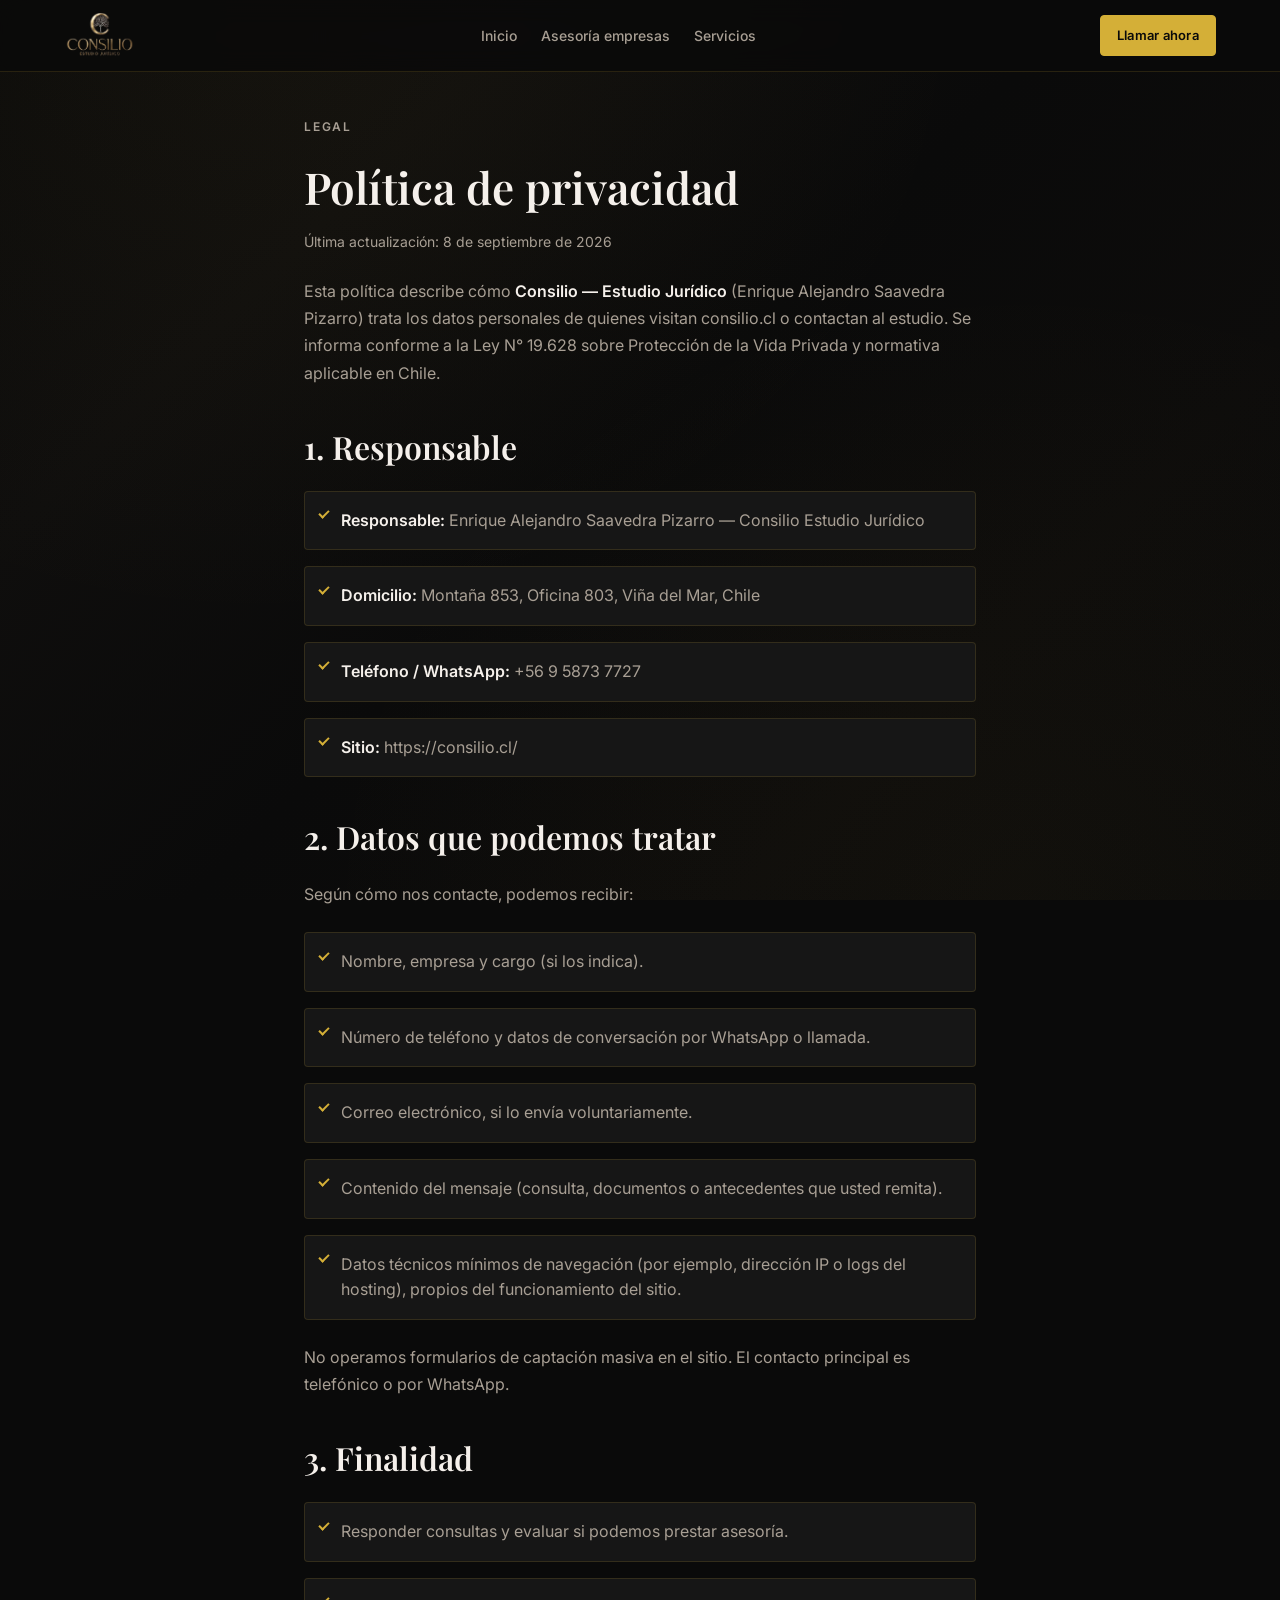
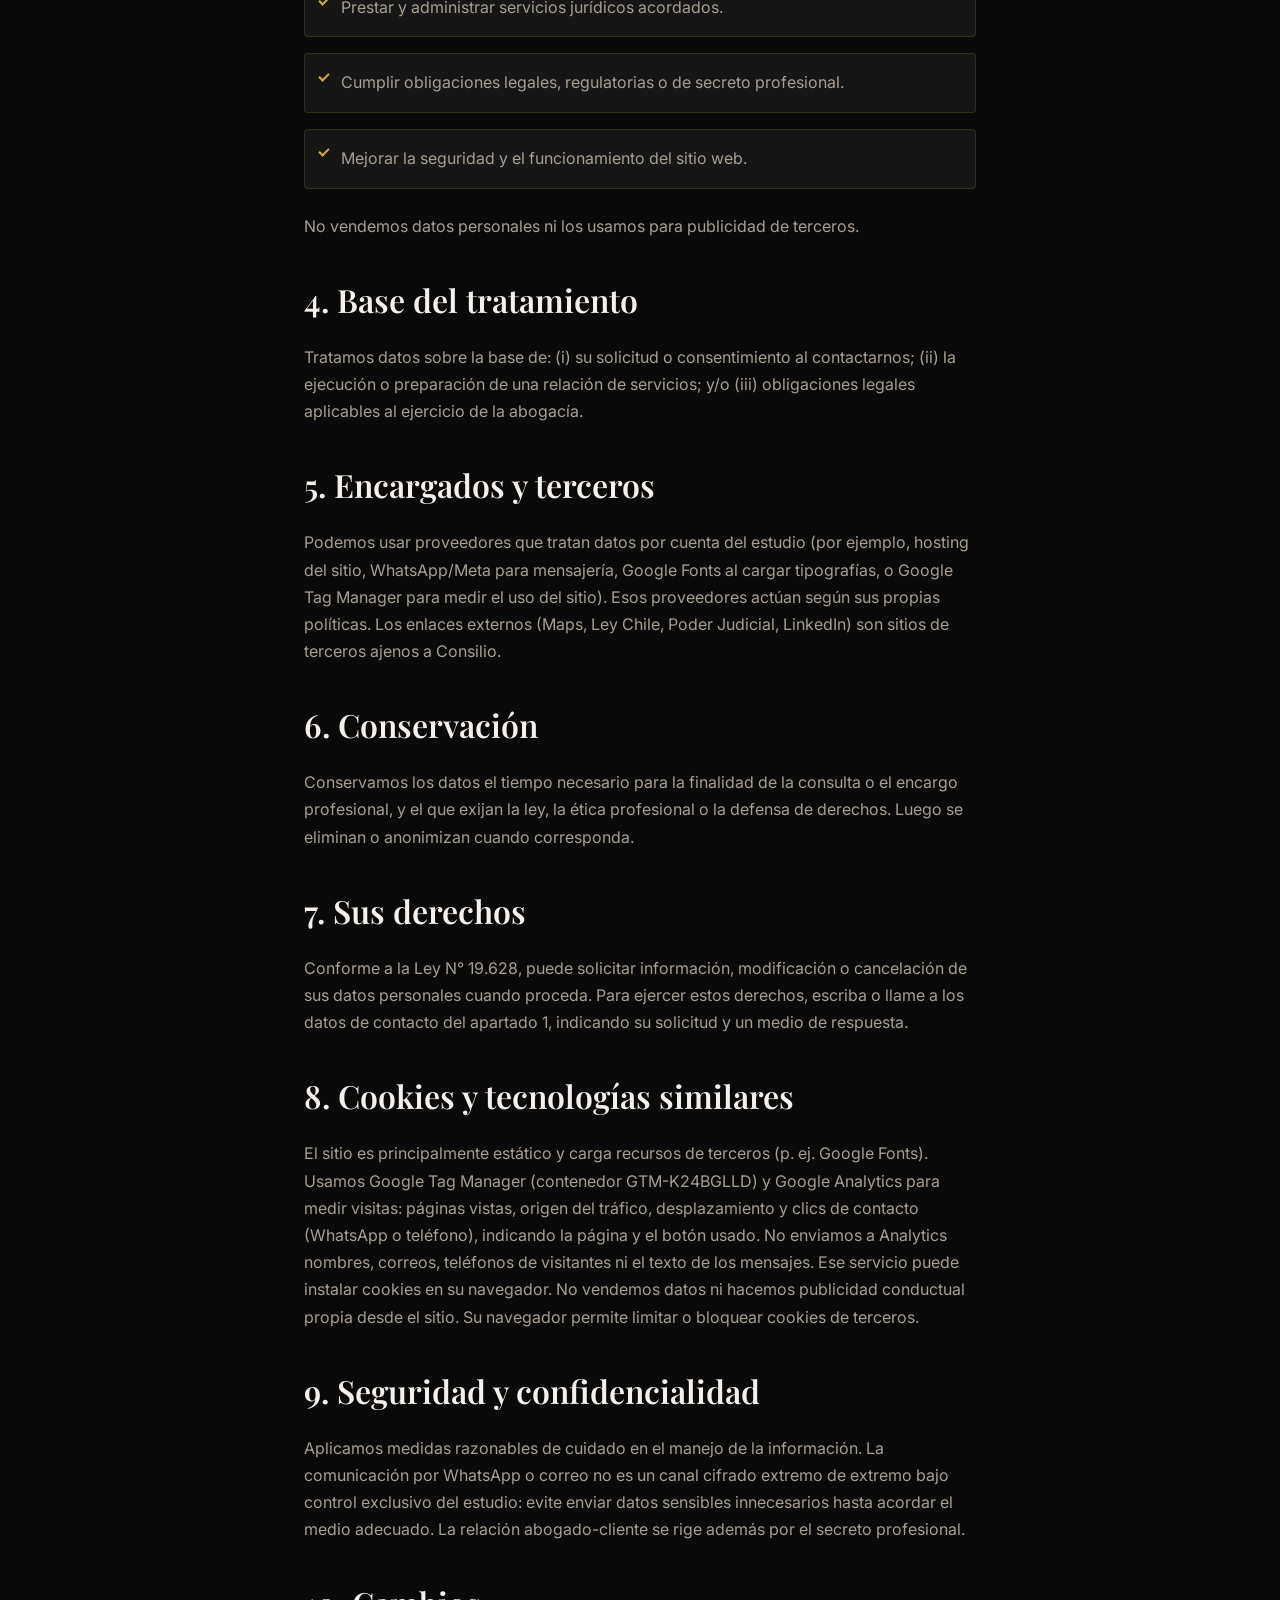
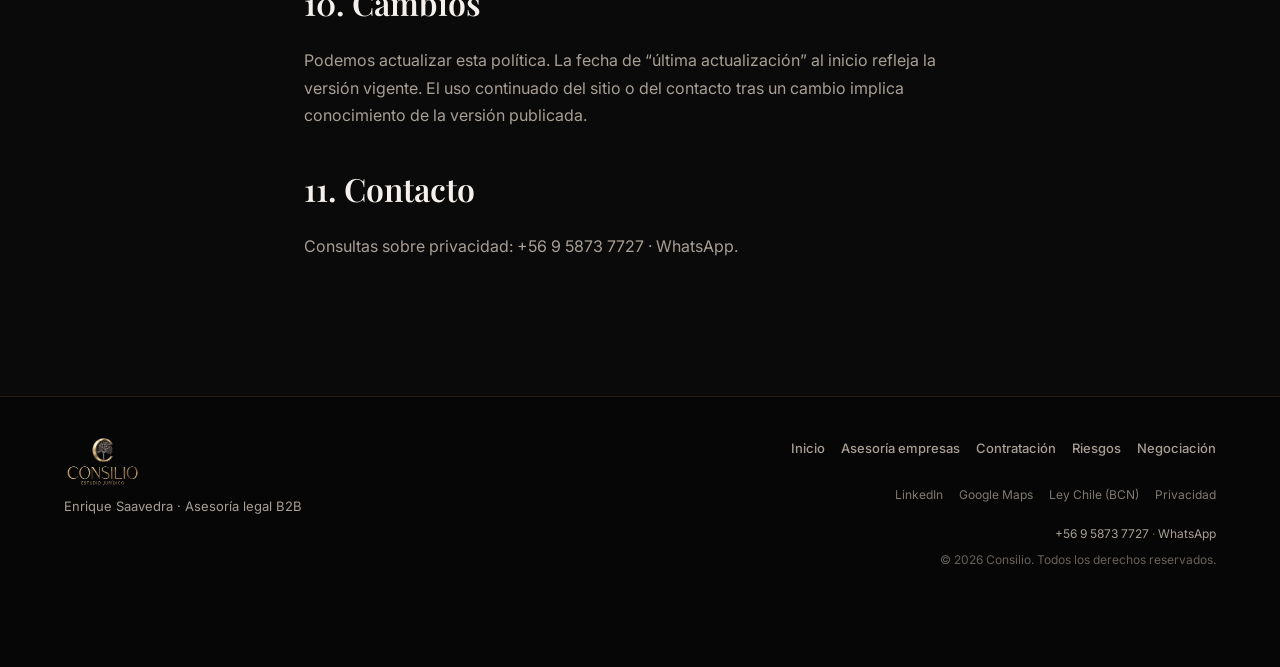
<file: privacidad.html>
<!DOCTYPE html>
<html lang="es-CL">
<head>
  <meta charset="UTF-8">
  <meta name="viewport" content="width=device-width, initial-scale=1.0">
  <script>
    window.dataLayer = window.dataLayer || [];
    function gtag(){dataLayer.push(arguments);}
    (function(w,d,s,l,i){w[l]=w[l]||[];w[l].push({'gtm.start':
    new Date().getTime(),event:'gtm.js'});var f=d.getElementsByTagName(s)[0],
    j=d.createElement(s),dl=l!='dataLayer'?'&l='+l:'';j.async=true;j.src=
    'https://www.googletagmanager.com/gtm.js?id='+i+dl;f.parentNode.insertBefore(j,f);
    })(window,document,'script','dataLayer','GTM-K24BGLLD');
  </script>
  <meta name="description" content="Política de privacidad de Consilio — Estudio Jurídico. Tratamiento de datos personales conforme a la Ley N° 19.628 sobre Protección de la Vida Privada (Chile).">
  <meta name="robots" content="index, follow, max-snippet:-1">
  <meta name="author" content="Enrique Saavedra — Consilio Estudio Jurídico">
  <meta name="theme-color" content="#0a0a0a">
  <link rel="icon" href="https://consilio.cl/favicon.ico" sizes="any">
  <link rel="icon" type="image/png" sizes="32x32" href="https://consilio.cl/favicon-32x32.png">
  <link rel="icon" type="image/png" sizes="16x16" href="https://consilio.cl/favicon-16x16.png">
  <link rel="icon" type="image/png" sizes="192x192" href="https://consilio.cl/favicon-192x192.png">
  <link rel="apple-touch-icon" sizes="180x180" href="https://consilio.cl/apple-touch-icon.png">
  <title>Política de Privacidad | Consilio</title>
  <link rel="canonical" href="https://consilio.cl/privacidad.html">

  <meta property="og:type" content="website">
  <meta property="og:title" content="Política de Privacidad | Consilio">
  <meta property="og:description" content="Cómo Consilio trata los datos personales de quienes contactan el estudio.">
  <meta property="og:locale" content="es_CL">
  <meta property="og:url" content="https://consilio.cl/privacidad.html">
  <meta property="og:image" content="https://consilio.cl/EnriqueS.webp">
  <meta property="og:site_name" content="Consilio — Estudio Jurídico">
  <meta name="twitter:card" content="summary_large_image">
  <meta name="twitter:title" content="Política de Privacidad | Consilio">
  <meta name="twitter:description" content="Cómo Consilio trata los datos personales de quienes contactan el estudio.">
  <meta name="twitter:image" content="https://consilio.cl/EnriqueS.webp">

  <link rel="preconnect" href="https://fonts.googleapis.com">
  <link rel="preconnect" href="https://fonts.gstatic.com" crossorigin>
  <link href="https://fonts.googleapis.com/css2?family=Inter:wght@400;500;600&family=Playfair+Display:wght@500;600;700&display=swap" rel="stylesheet" media="print" onload="this.media='all'">
  <noscript><link href="https://fonts.googleapis.com/css2?family=Inter:wght@400;500;600&family=Playfair+Display:wght@500;600;700&display=swap" rel="stylesheet"></noscript>
  <link rel="stylesheet" href="styles.css">

  <script type="application/ld+json">
  {
    "@context": "https://schema.org",
    "@type": "WebPage",
    "name": "Política de Privacidad | Consilio",
    "url": "https://consilio.cl/privacidad.html",
    "inLanguage": "es-CL",
    "isPartOf": {
      "@type": "WebSite",
      "name": "Consilio — Estudio Jurídico",
      "url": "https://consilio.cl"
    },
    "about": {
      "@id": "https://consilio.cl/#organization"
    },
    "dateModified": "2026-09-08"
  }
  </script>
</head>
<body>
  <a href="#contenido" class="skip-link">Saltar al contenido principal</a>

  <header class="header" id="header">
    <div class="container header__inner">
      <a href="/" class="logo" aria-label="Consilio — Estudio Jurídico, inicio">
        <img class="logo__img" src="consilio-logo.png" alt="Consilio — Estudio Jurídico" width="120" height="52" loading="eager" decoding="async">
      </a>
      <nav class="nav" id="nav" aria-label="Navegación principal">
        <ul class="nav__list">
          <li><a href="/" class="nav__link">Inicio</a></li>
          <li><a href="/asesoria-legal-empresas.html" class="nav__link">Asesoría empresas</a></li>
          <li><a href="/#servicios" class="nav__link">Servicios</a></li>
        </ul>
      </nav>
      <a href="tel:+56958737727" class="btn btn--primary btn--sm header__cta">Llamar ahora</a>
      <button class="nav-toggle" id="nav-toggle" type="button" aria-label="Abrir menú de navegación" aria-expanded="false" aria-controls="nav">
        <span class="nav-toggle__bar"></span>
        <span class="nav-toggle__bar"></span>
        <span class="nav-toggle__bar"></span>
      </button>
    </div>
  </header>

  <main id="contenido">
    <section class="section legal-page" aria-labelledby="privacidad-title">
      <div class="container contenido-seo__inner">
        <p class="section__eyebrow">Legal</p>
        <h1 id="privacidad-title" class="section__title">Política de privacidad</h1>
        <p class="legal-page__updated">Última actualización: 8 de septiembre de 2026</p>

        <p>Esta política describe cómo <strong>Consilio — Estudio Jurídico</strong> (Enrique Alejandro Saavedra Pizarro) trata los datos personales de quienes visitan <a href="https://consilio.cl/">consilio.cl</a> o contactan al estudio. Se informa conforme a la <a href="https://www.bcn.cl/leychile/navegar?idNorma=141599" target="_blank" rel="noopener noreferrer">Ley N° 19.628 sobre Protección de la Vida Privada</a> y normativa aplicable en Chile.</p>

        <h2>1. Responsable</h2>
        <ul class="service-benefits">
          <li><strong>Responsable:</strong> Enrique Alejandro Saavedra Pizarro — Consilio Estudio Jurídico</li>
          <li><strong>Domicilio:</strong> Montaña 853, Oficina 803, Viña del Mar, Chile</li>
          <li><strong>Teléfono / WhatsApp:</strong> <a href="tel:+56958737727">+56 9 5873 7727</a></li>
          <li><strong>Sitio:</strong> <a href="https://consilio.cl/">https://consilio.cl/</a></li>
        </ul>

        <h2>2. Datos que podemos tratar</h2>
        <p>Según cómo nos contacte, podemos recibir:</p>
        <ul class="service-benefits">
          <li>Nombre, empresa y cargo (si los indica).</li>
          <li>Número de teléfono y datos de conversación por WhatsApp o llamada.</li>
          <li>Correo electrónico, si lo envía voluntariamente.</li>
          <li>Contenido del mensaje (consulta, documentos o antecedentes que usted remita).</li>
          <li>Datos técnicos mínimos de navegación (por ejemplo, dirección IP o logs del hosting), propios del funcionamiento del sitio.</li>
        </ul>
        <p>No operamos formularios de captación masiva en el sitio. El contacto principal es telefónico o por WhatsApp.</p>

        <h2>3. Finalidad</h2>
        <ul class="service-benefits">
          <li>Responder consultas y evaluar si podemos prestar asesoría.</li>
          <li>Prestar y administrar servicios jurídicos acordados.</li>
          <li>Cumplir obligaciones legales, regulatorias o de secreto profesional.</li>
          <li>Mejorar la seguridad y el funcionamiento del sitio web.</li>
        </ul>
        <p>No vendemos datos personales ni los usamos para publicidad de terceros.</p>

        <h2>4. Base del tratamiento</h2>
        <p>Tratamos datos sobre la base de: (i) su solicitud o consentimiento al contactarnos; (ii) la ejecución o preparación de una relación de servicios; y/o (iii) obligaciones legales aplicables al ejercicio de la abogacía.</p>

        <h2>5. Encargados y terceros</h2>
        <p>Podemos usar proveedores que tratan datos por cuenta del estudio (por ejemplo, hosting del sitio, WhatsApp/Meta para mensajería, Google Fonts al cargar tipografías, o Google Tag Manager para medir el uso del sitio). Esos proveedores actúan según sus propias políticas. Los enlaces externos (Maps, Ley Chile, Poder Judicial, LinkedIn) son sitios de terceros ajenos a Consilio.</p>

        <h2>6. Conservación</h2>
        <p>Conservamos los datos el tiempo necesario para la finalidad de la consulta o el encargo profesional, y el que exijan la ley, la ética profesional o la defensa de derechos. Luego se eliminan o anonimizan cuando corresponda.</p>

        <h2>7. Sus derechos</h2>
        <p>Conforme a la Ley N° 19.628, puede solicitar información, modificación o cancelación de sus datos personales cuando proceda. Para ejercer estos derechos, escriba o llame a los datos de contacto del apartado 1, indicando su solicitud y un medio de respuesta.</p>

        <h2>8. Cookies y tecnologías similares</h2>
        <p>El sitio es principalmente estático y carga recursos de terceros (p. ej. Google Fonts). Usamos Google Tag Manager (contenedor GTM-K24BGLLD) y Google Analytics para medir visitas: páginas vistas, origen del tráfico, desplazamiento y clics de contacto (WhatsApp o teléfono), indicando la página y el botón usado. No enviamos a Analytics nombres, correos, teléfonos de visitantes ni el texto de los mensajes. Ese servicio puede instalar cookies en su navegador. No vendemos datos ni hacemos publicidad conductual propia desde el sitio. Su navegador permite limitar o bloquear cookies de terceros.</p>

        <h2>9. Seguridad y confidencialidad</h2>
        <p>Aplicamos medidas razonables de cuidado en el manejo de la información. La comunicación por WhatsApp o correo no es un canal cifrado extremo de extremo bajo control exclusivo del estudio: evite enviar datos sensibles innecesarios hasta acordar el medio adecuado. La relación abogado-cliente se rige además por el secreto profesional.</p>

        <h2>10. Cambios</h2>
        <p>Podemos actualizar esta política. La fecha de “última actualización” al inicio refleja la versión vigente. El uso continuado del sitio o del contacto tras un cambio implica conocimiento de la versión publicada.</p>

        <h2>11. Contacto</h2>
        <p>Consultas sobre privacidad: <a href="tel:+56958737727">+56 9 5873 7727</a> ·
          <a href="https://wa.me/56958737727?text=Hola,%20consulta%20sobre%20privacidad%20/%20datos%20personales." target="_blank" rel="noopener noreferrer">WhatsApp</a>.
        </p>
      </div>
    </section>
  </main>

  <footer class="footer">
    <div class="container footer__inner">
      <div class="footer__brand">
        <img class="footer__logo" src="consilio-logo.png" alt="Consilio — Estudio Jurídico" width="140" height="60" loading="lazy" decoding="async">
        <p class="footer__tagline">Enrique Saavedra · Asesoría legal B2B</p>
      </div>
      <div class="footer__meta">
        <nav class="footer__nav" aria-label="Enlaces de servicios">
          <a href="/">Inicio</a>
          <a href="/asesoria-legal-empresas.html">Asesoría empresas</a>
          <a href="/contratacion-comercial.html">Contratación</a>
          <a href="/gestion-de-riesgos.html">Riesgos</a>
          <a href="/negociacion-comercial.html">Negociación</a>
        </nav>
        <nav class="footer__nav footer__nav--ext" aria-label="Ubicación y referencias">
          <a href="https://www.linkedin.com/in/enrique-alejandro-saavedra-pizarro-63552a117/" target="_blank" rel="noopener noreferrer">LinkedIn</a>
          <a href="https://www.google.com/maps/search/?api=1&query=Monta%C3%B1a+853%2C+Oficina+803%2C+Vi%C3%B1a+del+Mar%2C+Chile" target="_blank" rel="noopener noreferrer">Google Maps</a>
          <a href="https://www.bcn.cl/leychile" target="_blank" rel="noopener noreferrer">Ley Chile (BCN)</a>
          <a href="/privacidad.html">Privacidad</a>
        </nav>
        <p class="footer__copy">
          <a href="tel:+56958737727">+56 9 5873 7727</a>
          ·
          <a href="https://wa.me/56958737727?text=Hola,%20necesito%20asesor%C3%ADa%20legal%20B2B%20para%20mi%20empresa." target="_blank" rel="noopener noreferrer">WhatsApp</a>
        </p>
        <p class="footer__copy">&copy; <span id="year"></span> Consilio. Todos los derechos reservados.</p>
      </div>
    </div>
  </footer>

  <script src="script.js" defer></script>
</body>
</html>
</file>
<file: styles.css>
/* =============================================
   Consilio — Derecho Corporativo B2B
   BEM · Mobile-First · Core Web Vitals
   ============================================= */

:root {
  --color-bg: #0a0a0a;
  --color-bg-elevated: #111111;
  --color-bg-card: #161616;
  --color-bg-card-hover: #1c1c1c;
  --color-text: #f5f0eb;
  --color-text-muted: #a89f94;
  --color-gold: #d4af37;
  --color-gold-light: #e8c860;
  --color-gold-dark: #b8942e;
  --color-border: rgba(212, 175, 55, 0.15);
  --color-border-strong: rgba(212, 175, 55, 0.35);
  --color-error: #e07070;
  --color-success: #6dbf8a;
  --color-wa: #25d366;

  --font-serif: "Playfair Display", Georgia, "Times New Roman", serif;
  --font-sans: "Inter", system-ui, -apple-system, "Segoe UI", sans-serif;

  --space-xs: 0.5rem;
  --space-sm: 1rem;
  --space-md: 1.5rem;
  --space-lg: 2.5rem;
  --space-xl: 4rem;
  --space-2xl: 6rem;

  --radius-sm: 4px;
  --radius-md: 8px;
  --radius-lg: 12px;

  --header-h: 72px;
  --transition: 0.25s ease;
  --container: 72rem;
  --wa-float-size: 3.5rem;
}

*,
*::before,
*::after {
  box-sizing: border-box;
  margin: 0;
  padding: 0;
}

html {
  scroll-behavior: smooth;
  -webkit-text-size-adjust: 100%;
  text-size-adjust: 100%;
}

body {
  font-family: var(--font-sans);
  font-size: 1rem;
  line-height: 1.7;
  color: var(--color-text);
  background-color: var(--color-bg);
  background-image:
    radial-gradient(ellipse at 20% 0%, rgba(212, 175, 55, 0.04) 0%, transparent 50%),
    radial-gradient(ellipse at 80% 100%, rgba(212, 175, 55, 0.03) 0%, transparent 50%),
    linear-gradient(135deg, #0a0a0a 0%, #0f0e0d 25%, #0a0a0a 50%, #0d0c0b 75%, #0a0a0a 100%);
  background-attachment: fixed;
  overflow-x: hidden;
}

img {
  max-width: 100%;
  height: auto;
  display: block;
}

a {
  color: inherit;
  text-decoration: none;
}

ul,
ol {
  list-style: none;
}

address {
  font-style: normal;
}

strong {
  color: var(--color-text);
  font-weight: 600;
}

.container {
  width: min(100% - 2rem, var(--container));
  margin-inline: auto;
  position: relative;
  z-index: 1;
}

.skip-link {
  position: absolute;
  top: -100%;
  left: 1rem;
  z-index: 9999;
  padding: 0.75rem 1.25rem;
  background: var(--color-gold);
  color: var(--color-bg);
  font-weight: 600;
  border-radius: var(--radius-sm);
}

.skip-link:focus {
  top: 1rem;
}

/* ---- Typography / Sections ---- */

.section__eyebrow {
  display: inline-block;
  font-size: 0.75rem;
  font-weight: 600;
  letter-spacing: 0.15em;
  text-transform: uppercase;
  color: var(--color-gold);
  margin-bottom: var(--space-sm);
}

.section__title {
  font-family: var(--font-serif);
  font-size: clamp(1.75rem, 4vw, 2.75rem);
  font-weight: 600;
  line-height: 1.2;
  color: var(--color-text);
  margin-bottom: var(--space-sm);
}

.section__lead {
  font-size: clamp(1rem, 2vw, 1.125rem);
  color: var(--color-text-muted);
  max-width: 36rem;
}

.section__header {
  margin-bottom: var(--space-xl);
}

.section__header--center {
  text-align: center;
}

.section__header--center .section__lead {
  margin-inline: auto;
}

/* ---- Proof strip (autoridad humilde / escaneable) ---- */

.proof-grid {
  list-style: none;
  display: grid;
  grid-template-columns: 1fr 1fr;
  gap: 1px;
  background: var(--color-border);
  border: 1px solid var(--color-border);
  margin-bottom: var(--space-lg);
  overflow: hidden;
}

.proof-grid__item {
  display: flex;
  flex-direction: column;
  gap: 0.35rem;
  padding: var(--space-md) var(--space-sm);
  background: var(--color-bg);
  text-align: center;
  animation: proof-in 0.55s ease both;
}

.proof-grid__item:nth-child(1) { animation-delay: 0.05s; }
.proof-grid__item:nth-child(2) { animation-delay: 0.12s; }
.proof-grid__item:nth-child(3) { animation-delay: 0.19s; }
.proof-grid__item:nth-child(4) { animation-delay: 0.26s; }

.proof-grid__num {
  font-family: var(--font-serif);
  font-size: clamp(2rem, 5vw, 2.75rem);
  font-weight: 600;
  line-height: 1;
  color: var(--color-gold);
  letter-spacing: -0.02em;
}

.proof-grid__num--sm {
  font-size: clamp(1.5rem, 4vw, 2rem);
  letter-spacing: 0.06em;
}

.proof-grid__label {
  font-size: 0.9375rem;
  font-weight: 600;
  color: var(--color-text);
}

.proof-grid__hint {
  font-size: 0.8125rem;
  line-height: 1.4;
  color: var(--color-text-muted);
}

.autoridad__meta {
  text-align: center;
  font-size: 0.8125rem;
  color: var(--color-text-muted);
  margin-bottom: var(--space-lg);
}

.autoridad__meta a {
  color: var(--color-text-muted);
  text-decoration: underline;
  text-underline-offset: 0.2em;
  text-decoration-color: var(--color-border-strong);
  transition: color var(--transition);
}

.autoridad__meta a:hover,
.autoridad__meta a:focus-visible {
  color: var(--color-gold);
}

@keyframes proof-in {
  from {
    opacity: 0;
    transform: translateY(0.6rem);
  }
  to {
    opacity: 1;
    transform: none;
  }
}

@media (prefers-reduced-motion: reduce) {
  .proof-grid__item {
    animation: none;
  }
}

@media (min-width: 768px) {
  .proof-grid {
    grid-template-columns: repeat(4, 1fr);
  }

  .proof-grid__item {
    padding: var(--space-lg) var(--space-md);
  }
}

.section {
  padding-block: var(--space-xl);
}

.section--dark {
  position: relative;
  background-color: rgba(0, 0, 0, 0.35);
  border-block: 1px solid var(--color-border);
}

.section--dark::before {
  content: "";
  position: absolute;
  inset: 0;
  background-image:
    linear-gradient(rgba(212, 175, 55, 0.025) 1px, transparent 1px),
    linear-gradient(90deg, rgba(212, 175, 55, 0.025) 1px, transparent 1px);
  background-size: 40px 40px;
  pointer-events: none;
  z-index: 0;
}

.section--dark > .container {
  position: relative;
  z-index: 1;
}

/* ---- Buttons ---- */

.btn {
  display: inline-flex;
  align-items: center;
  justify-content: center;
  gap: 0.5rem;
  font-family: var(--font-sans);
  font-size: 0.9375rem;
  font-weight: 600;
  letter-spacing: 0.02em;
  padding: 0.75rem 1.5rem;
  border-radius: var(--radius-sm);
  border: 1.5px solid transparent;
  cursor: pointer;
  transition: background var(--transition), border-color var(--transition), color var(--transition), transform var(--transition);
  white-space: nowrap;
  text-align: center;
}

.btn:active {
  transform: scale(0.98);
}

.btn--primary {
  background: var(--color-gold);
  color: var(--color-bg);
  border-color: var(--color-gold);
}

.btn--primary:hover,
.btn--primary:focus-visible {
  background: var(--color-gold-light);
  border-color: var(--color-gold-light);
}

.btn--ghost {
  background: transparent;
  color: var(--color-text);
  border-color: var(--color-border-strong);
}

.btn--ghost:hover,
.btn--ghost:focus-visible {
  border-color: var(--color-gold);
  color: var(--color-gold);
}

.btn--sm {
  padding: 0.5rem 1rem;
  font-size: 0.8125rem;
}

.btn--lg {
  padding: 1rem 2rem;
  font-size: 1rem;
}

.btn--xl {
  padding: 1.25rem 2rem;
  font-size: clamp(0.9375rem, 2.5vw, 1.0625rem);
  white-space: normal;
  line-height: 1.4;
}

.btn--full {
  width: 100%;
}

.btn:disabled {
  opacity: 0.55;
  cursor: not-allowed;
  transform: none;
}

/* ---- Header ---- */

.header {
  position: fixed;
  top: 0;
  left: 0;
  right: 0;
  z-index: 100;
  height: var(--header-h);
  background: rgba(10, 10, 10, 0.85);
  backdrop-filter: blur(12px);
  -webkit-backdrop-filter: blur(12px);
  border-bottom: 1px solid var(--color-border);
  transition: background var(--transition), box-shadow var(--transition);
}

.header--scrolled {
  background: rgba(10, 10, 10, 0.95);
  box-shadow: 0 4px 24px rgba(0, 0, 0, 0.4);
}

.header__inner {
  display: flex;
  align-items: center;
  justify-content: space-between;
  height: 100%;
  gap: var(--space-sm);
}

.logo {
  display: flex;
  align-items: center;
  flex-shrink: 0;
  line-height: 0;
}

.logo__img {
  height: 2.75rem;
  width: auto;
  max-width: 7.5rem;
  object-fit: contain;
  object-position: left center;
}

.nav__list {
  display: none;
  gap: var(--space-md);
}

.nav__link {
  font-size: 0.875rem;
  font-weight: 500;
  color: var(--color-text-muted);
  transition: color var(--transition);
  position: relative;
}

.nav__link::after {
  content: "";
  position: absolute;
  bottom: -4px;
  left: 0;
  width: 0;
  height: 1px;
  background: var(--color-gold);
  transition: width var(--transition);
}

.nav__link:hover,
.nav__link:focus-visible {
  color: var(--color-gold);
}

.nav__link:hover::after,
.nav__link:focus-visible::after {
  width: 100%;
}

.header__cta {
  display: none;
}

.nav-toggle {
  display: flex;
  flex-direction: column;
  justify-content: center;
  gap: 5px;
  width: 40px;
  height: 40px;
  background: none;
  border: 1px solid var(--color-border);
  border-radius: var(--radius-sm);
  cursor: pointer;
  padding: 8px;
}

.nav-toggle__bar {
  display: block;
  width: 100%;
  height: 2px;
  background: var(--color-gold);
  transition: transform var(--transition), opacity var(--transition);
}

.nav-toggle[aria-expanded="true"] .nav-toggle__bar:nth-child(1) {
  transform: translateY(7px) rotate(45deg);
}

.nav-toggle[aria-expanded="true"] .nav-toggle__bar:nth-child(2) {
  opacity: 0;
}

.nav-toggle[aria-expanded="true"] .nav-toggle__bar:nth-child(3) {
  transform: translateY(-7px) rotate(-45deg);
}

.nav--open .nav__list {
  display: flex;
  flex-direction: column;
  position: absolute;
  top: var(--header-h);
  left: 0;
  right: 0;
  background: rgba(10, 10, 10, 0.97);
  backdrop-filter: blur(16px);
  padding: var(--space-md) var(--space-sm);
  border-bottom: 1px solid var(--color-border);
  gap: 0;
}

.nav--open .nav__link {
  display: block;
  padding: var(--space-sm);
  border-bottom: 1px solid var(--color-border);
}

/* ---- Hero (index) ---- */

.hero {
  position: relative;
  overflow: hidden;
  padding-top: calc(var(--header-h) + var(--space-xl));
  padding-bottom: var(--space-xl);
  min-height: 100svh;
  display: flex;
  align-items: center;
}

.hero__inner {
  display: grid;
  gap: var(--space-xl);
  align-items: center;
}

.hero__eyebrow {
  font-size: 0.75rem;
  font-weight: 600;
  letter-spacing: 0.15em;
  text-transform: uppercase;
  color: var(--color-gold);
  margin-bottom: var(--space-sm);
}

.hero__title {
  font-family: var(--font-serif);
  font-size: clamp(2rem, 5.5vw, 3.25rem);
  font-weight: 700;
  line-height: 1.15;
  margin-bottom: var(--space-md);
}

.hero__subtitle {
  font-size: clamp(1rem, 2.5vw, 1.1875rem);
  color: var(--color-text-muted);
  max-width: 34rem;
  margin-bottom: var(--space-lg);
}

.hero__actions {
  display: flex;
  flex-direction: column;
  gap: var(--space-sm);
  margin-bottom: var(--space-lg);
}

.hero__trust {
  display: flex;
  flex-wrap: wrap;
  gap: var(--space-sm);
}

.hero__trust li {
  font-size: 0.8125rem;
  font-weight: 500;
  color: var(--color-text-muted);
  padding: 0.375rem 0.875rem;
  border: 1px solid var(--color-border);
  border-radius: var(--radius-sm);
}

.hero__visual {
  display: flex;
  justify-content: center;
  width: 100%;
}

.hero__figure {
  position: relative;
  width: 100%;
  max-width: 28rem;
  margin: 0;
  overflow: hidden;
  border: 1px solid rgba(212, 175, 55, 0.2);
}

.hero__figure img {
  width: 100%;
  height: auto;
  aspect-ratio: 3 / 4;
  object-fit: cover;
  object-position: 78% top;
}

.hero__caption {
  position: absolute;
  bottom: 0;
  left: 0;
  width: 100%;
  padding: 1.75rem 1.25rem 1.25rem;
  background: linear-gradient(to top, rgba(15, 15, 15, 0.95) 0%, transparent 100%);
  display: flex;
  flex-direction: column;
  gap: 0.25rem;
}

.hero__caption-name {
  font-family: var(--font-serif);
  color: #fff;
  font-size: clamp(1.25rem, 3vw, 1.625rem);
  font-weight: 700;
  line-height: 1.2;
}

.hero__caption-role {
  font-size: 0.8125rem;
  font-weight: 600;
  letter-spacing: 0.06em;
  text-transform: uppercase;
  color: var(--color-gold);
}

/* ---- Servicios ---- */

.servicios__grid {
  display: grid;
  gap: var(--space-md);
  margin-bottom: var(--space-xl);
}

.service-card {
  position: relative;
  overflow: hidden;
  padding: var(--space-lg);
  background: var(--color-bg-card);
  border: 1px solid var(--color-border);
  border-radius: var(--radius-md);
  transition: border-color var(--transition), background var(--transition), transform 0.35s ease;
  display: flex;
  flex-direction: column;
}

.service-card::before {
  content: "";
  position: absolute;
  top: 0;
  left: 0;
  right: 0;
  height: 2px;
  background: linear-gradient(90deg, transparent, var(--color-gold), transparent);
  opacity: 0.45;
}

.service-card:hover {
  border-color: var(--color-border-strong);
  background: var(--color-bg-card-hover);
  transform: translateY(-4px);
}

.service-card--featured {
  border-color: var(--color-border-strong);
  background: rgba(212, 175, 55, 0.06);
}

.service-card__badge {
  display: inline-block;
  align-self: flex-start;
  font-size: 0.6875rem;
  font-weight: 600;
  letter-spacing: 0.1em;
  text-transform: uppercase;
  color: var(--color-gold);
  background: rgba(212, 175, 55, 0.12);
  border: 1px solid var(--color-border-strong);
  padding: 0.25rem 0.625rem;
  border-radius: var(--radius-sm);
  margin-bottom: var(--space-sm);
}

.service-card__icon {
  color: var(--color-gold);
  margin-bottom: var(--space-md);
}

.service-card__title {
  font-family: var(--font-serif);
  font-size: 1.25rem;
  font-weight: 600;
  margin-bottom: var(--space-sm);
}

.service-card__title a {
  color: inherit;
  text-decoration: none;
  transition: color var(--transition);
}

.service-card__title a:hover,
.service-card__title a:focus-visible {
  color: var(--color-gold);
}

.service-card__desc {
  font-size: 0.9375rem;
  color: var(--color-text-muted);
  flex: 1;
  margin-bottom: var(--space-md);
}

.service-card__link {
  font-size: 0.875rem;
  font-weight: 600;
  color: var(--color-gold);
  transition: color var(--transition);
}

.service-card__link:hover,
.service-card__link:focus-visible {
  color: var(--color-gold-light);
}

.servicios__cta {
  text-align: center;
  padding: var(--space-lg);
  border: 1px solid var(--color-border);
  border-radius: var(--radius-md);
  background: rgba(212, 175, 55, 0.04);
}

.servicios__cta p {
  color: var(--color-text-muted);
  margin-bottom: var(--space-md);
}

/* ---- Metodología ---- */

.metodologia__list {
  display: grid;
  gap: var(--space-md);
  counter-reset: none;
}

.metodologia__item {
  display: flex;
  gap: var(--space-md);
  padding: var(--space-md);
  border: 1px solid var(--color-border);
  border-radius: var(--radius-md);
  background: var(--color-bg-card);
  transition: border-color var(--transition);
}

.metodologia__item:hover {
  border-color: var(--color-border-strong);
}

.metodologia__step {
  font-family: var(--font-serif);
  font-size: 1.5rem;
  font-weight: 600;
  color: var(--color-gold);
  line-height: 1;
  flex-shrink: 0;
  min-width: 2.5rem;
}

.metodologia__title {
  font-family: var(--font-serif);
  font-size: 1.125rem;
  font-weight: 600;
  margin-bottom: 0.375rem;
}

.metodologia__desc {
  font-size: 0.9375rem;
  color: var(--color-text-muted);
  line-height: 1.65;
}

/* ---- Contacto / Form ---- */

.contacto__grid {
  display: grid;
  gap: var(--space-xl);
}

.contacto__info {
  display: flex;
  flex-direction: column;
  gap: var(--space-md);
}

.info-block {
  padding: var(--space-md);
  background: var(--color-bg-card);
  border: 1px solid var(--color-border);
  border-radius: var(--radius-md);
}

.info-block--accent {
  border-color: var(--color-border-strong);
  background: rgba(212, 175, 55, 0.05);
}

.info-block__title {
  font-family: var(--font-serif);
  font-size: 1.0625rem;
  font-weight: 600;
  margin-bottom: var(--space-sm);
}

.info-block__address {
  display: flex;
  gap: var(--space-sm);
  align-items: flex-start;
  font-size: 0.9375rem;
  color: var(--color-text-muted);
  line-height: 1.6;
}

.info-block__link {
  display: flex;
  align-items: center;
  gap: var(--space-sm);
  font-size: 1.0625rem;
  font-weight: 600;
  color: var(--color-gold);
  transition: color var(--transition);
}

.info-block__link:hover,
.info-block__link:focus-visible {
  color: var(--color-gold-light);
}

.info-block__icon {
  flex-shrink: 0;
  color: var(--color-gold);
}

.info-block--accent p {
  font-size: 0.9375rem;
  color: var(--color-text-muted);
  margin-bottom: var(--space-md);
}

.contact-form {
  display: flex;
  flex-direction: column;
  gap: var(--space-md);
  padding: var(--space-lg);
  background: var(--color-bg-card);
  border: 1px solid var(--color-border);
  border-radius: var(--radius-md);
}

.contact-form__row {
  display: grid;
  gap: var(--space-md);
}

.contact-form__field {
  display: flex;
  flex-direction: column;
  gap: 0.375rem;
}

.contact-form__label {
  font-size: 0.8125rem;
  font-weight: 600;
  letter-spacing: 0.02em;
  color: var(--color-text-muted);
}

.contact-form__input {
  width: 100%;
  font-family: var(--font-sans);
  font-size: 1rem;
  color: var(--color-text);
  background: var(--color-bg-elevated);
  border: 1px solid var(--color-border);
  border-radius: var(--radius-sm);
  padding: 0.75rem 1rem;
  transition: border-color var(--transition);
  appearance: none;
}

.contact-form__input::placeholder {
  color: rgba(168, 159, 148, 0.55);
}

.contact-form__input:hover {
  border-color: var(--color-border-strong);
}

.contact-form__input:focus {
  outline: none;
  border-color: var(--color-gold);
}

.contact-form__input.is-invalid {
  border-color: var(--color-error);
}

.contact-form__select {
  background-image: url("data:image/svg+xml,%3Csvg xmlns='http://www.w3.org/2000/svg' width='12' height='8' viewBox='0 0 12 8'%3E%3Cpath fill='%23D4AF37' d='M1 1l5 5 5-5'/%3E%3C/svg%3E");
  background-repeat: no-repeat;
  background-position: right 1rem center;
  padding-right: 2.5rem;
  cursor: pointer;
}

.contact-form__textarea {
  resize: vertical;
  min-height: 7rem;
  line-height: 1.6;
}

.contact-form__error {
  font-size: 0.8125rem;
  color: var(--color-error);
  margin: 0;
}

.contact-form__hint {
  font-size: 0.8125rem;
  color: var(--color-text-muted);
  line-height: 1.5;
}

.contact-form__status {
  font-size: 0.875rem;
  font-weight: 500;
  text-align: center;
  padding: 0.75rem;
  border-radius: var(--radius-sm);
}

.contact-form__status--success {
  color: var(--color-success);
  background: rgba(109, 191, 138, 0.1);
  border: 1px solid rgba(109, 191, 138, 0.3);
}

.contact-form__status--error {
  color: var(--color-error);
  background: rgba(224, 112, 112, 0.1);
  border: 1px solid rgba(224, 112, 112, 0.3);
}

/* ---- WhatsApp flotante ---- */

.wa-float {
  position: fixed;
  right: 1.25rem;
  bottom: 1.25rem;
  z-index: 90;
  width: var(--wa-float-size);
  height: var(--wa-float-size);
  display: flex;
  align-items: center;
  justify-content: center;
  background: var(--color-wa);
  color: #fff;
  border-radius: 50%;
  box-shadow: 0 4px 20px rgba(37, 211, 102, 0.4);
  transition: transform var(--transition), box-shadow var(--transition);
}

.wa-float:hover,
.wa-float:focus-visible {
  transform: scale(1.08);
  box-shadow: 0 6px 28px rgba(37, 211, 102, 0.55);
}

.wa-float__icon {
  display: block;
}

/* ---- Service page: hero ---- */

.hero-service {
  min-height: 50vh;
  display: flex;
  align-items: center;
  padding-top: calc(var(--header-h) + var(--space-lg));
  padding-bottom: var(--space-xl);
}

.hero-service__grid {
  display: grid;
  gap: var(--space-xl);
  align-items: center;
}

.hero-service__content {
  max-width: 36rem;
}

.hero-service__banner {
  width: 100%;
  max-width: 32rem;
  margin-inline: auto;
}

.hero-service__figure {
  position: relative;
  margin: 0;
  overflow: hidden;
  border: 1px solid rgba(212, 175, 55, 0.25);
  background: var(--color-bg-card);
}

.hero-service__figure::after {
  content: "";
  position: absolute;
  inset: 0;
  background: linear-gradient(to top, rgba(10, 10, 10, 0.45) 0%, transparent 55%);
  pointer-events: none;
}

.hero-service__figure img {
  width: 100%;
  height: auto;
  aspect-ratio: 4 / 3;
  object-fit: cover;
  object-position: center;
}

/* ---- Breadcrumb ---- */

.breadcrumb {
  display: flex;
  flex-wrap: wrap;
  align-items: center;
  gap: 0.375rem;
  font-size: 0.8125rem;
  color: var(--color-text-muted);
  margin-bottom: var(--space-sm);
}

.breadcrumb a {
  color: var(--color-gold);
  transition: color var(--transition);
}

.breadcrumb a:hover,
.breadcrumb a:focus-visible {
  color: var(--color-gold-light);
}

.breadcrumb__sep {
  color: rgba(168, 159, 148, 0.5);
}

.breadcrumb [aria-current="page"] {
  color: var(--color-text-muted);
}

/* ---- Contenido SEO ---- */

.contenido-seo {
  padding-block: var(--space-xl);
}

.contenido-seo__inner {
  max-width: 48rem;
  margin-inline: auto;
}

.contenido-seo__inner > p {
  color: var(--color-text-muted);
  margin-bottom: var(--space-md);
}

.contenido-seo__inner > h2 {
  font-family: var(--font-serif);
  font-size: clamp(1.5rem, 3vw, 2rem);
  font-weight: 600;
  line-height: 1.25;
  margin-bottom: var(--space-md);
}

.contenido-seo__inner > h3 {
  font-family: var(--font-serif);
  font-size: 1.25rem;
  font-weight: 600;
  margin-top: var(--space-lg);
  margin-bottom: var(--space-sm);
}

/* ---- Legal / privacidad ---- */

.legal-page {
  padding-top: calc(var(--header-h) + var(--space-xl));
}

.legal-page .contenido-seo__inner {
  max-width: 42rem;
}

.legal-page__updated {
  font-size: 0.875rem;
  color: var(--color-text-muted);
  margin-bottom: var(--space-lg);
}

.legal-page .contenido-seo__inner > h2 {
  margin-top: var(--space-lg);
}

.legal-page .service-benefits {
  margin-top: var(--space-sm);
  margin-bottom: var(--space-md);
}

/* ---- Beneficios ---- */

.beneficios .service-benefits {
  max-width: 40rem;
  margin-inline: auto;
}

.service-benefits {
  display: flex;
  flex-direction: column;
  gap: var(--space-sm);
  margin: var(--space-lg) 0 0;
}

.service-benefits li {
  position: relative;
  padding: var(--space-sm) var(--space-sm) var(--space-sm) 2.25rem;
  color: var(--color-text-muted);
  line-height: 1.6;
  border: 1px solid var(--color-border);
  border-radius: var(--radius-sm);
  background: var(--color-bg-card);
}

.service-benefits li::before {
  content: "";
  position: absolute;
  left: 0.875rem;
  top: 1.15em;
  width: 0.625rem;
  height: 0.375rem;
  border-left: 2px solid var(--color-gold);
  border-bottom: 2px solid var(--color-gold);
  transform: rotate(-45deg);
}

/* ---- FAQ ---- */

.faq-section {
  padding-block: var(--space-xl);
}

.faq-list {
  max-width: 48rem;
  margin-inline: auto;
  display: flex;
  flex-direction: column;
  gap: var(--space-sm);
}

.faq-item {
  background: var(--color-bg-card);
  border: 1px solid var(--color-border);
  border-radius: var(--radius-md);
  overflow: hidden;
}

.faq-item summary {
  font-family: var(--font-serif);
  font-size: 1.0625rem;
  font-weight: 600;
  padding: var(--space-md);
  cursor: pointer;
  list-style: none;
  display: flex;
  align-items: center;
  justify-content: space-between;
  gap: var(--space-sm);
}

.faq-item summary::-webkit-details-marker {
  display: none;
}

.faq-item summary::after {
  content: "+";
  font-family: var(--font-sans);
  font-size: 1.25rem;
  font-weight: 400;
  color: var(--color-gold);
  flex-shrink: 0;
  transition: transform var(--transition);
}

.faq-item[open] summary::after {
  transform: rotate(45deg);
}

.faq-item__answer {
  padding: 0 var(--space-md) var(--space-md);
  color: var(--color-text-muted);
  font-size: 0.9375rem;
  line-height: 1.7;
}

/* ---- CTA servicio ---- */

.cta-banner {
  max-width: 42rem;
  margin-inline: auto;
  text-align: center;
  padding: var(--space-xl) var(--space-lg);
  border: 1px solid var(--color-border-strong);
  border-radius: var(--radius-lg);
  background: linear-gradient(145deg, rgba(212, 175, 55, 0.08) 0%, var(--color-bg-card) 50%);
  position: relative;
  overflow: hidden;
}

.cta-banner::before {
  content: "";
  position: absolute;
  top: 0;
  left: 0;
  right: 0;
  height: 2px;
  background: linear-gradient(90deg, transparent, var(--color-gold), transparent);
}

.cta-banner__title {
  font-family: var(--font-serif);
  font-size: clamp(1.5rem, 3.5vw, 2rem);
  font-weight: 600;
  line-height: 1.25;
  margin-bottom: var(--space-sm);
}

.cta-banner__text {
  color: var(--color-text-muted);
  margin-bottom: var(--space-md);
  max-width: 32rem;
  margin-inline: auto;
}

.cta-banner__trust {
  display: flex;
  flex-wrap: wrap;
  justify-content: center;
  gap: var(--space-xs);
  margin-bottom: var(--space-lg);
}

.cta-banner__trust li {
  font-size: 0.75rem;
  font-weight: 600;
  letter-spacing: 0.04em;
  text-transform: uppercase;
  color: var(--color-gold);
  padding: 0.375rem 0.75rem;
  border: 1px solid var(--color-border);
  border-radius: var(--radius-sm);
  background: rgba(212, 175, 55, 0.06);
}

.cta-banner__actions {
  display: flex;
  flex-direction: column;
  gap: var(--space-sm);
  align-items: stretch;
}

/* ---- Footer ---- */

.footer {
  position: relative;
  padding-block: var(--space-lg);
  padding-bottom: calc(var(--space-lg) + var(--wa-float-size));
  border-top: 1px solid var(--color-border);
  background-color: rgba(0, 0, 0, 0.4);
}

.footer__inner {
  position: relative;
  z-index: 1;
  display: flex;
  flex-direction: column;
  gap: var(--space-sm);
  text-align: center;
}

.footer__logo {
  height: 3.25rem;
  width: auto;
  max-width: 8.75rem;
  object-fit: contain;
  margin-bottom: 0.375rem;
  margin-inline: auto;
}

.footer__tagline {
  font-size: 0.8125rem;
  color: var(--color-text-muted);
}

.footer__copy {
  font-size: 0.75rem;
  color: rgba(168, 159, 148, 0.6);
}

.footer__copy a {
  color: var(--color-text-muted);
  transition: color var(--transition);
}

.footer__copy a:hover,
.footer__copy a:focus-visible {
  color: var(--color-gold);
}

.footer__nav {
  display: flex;
  flex-wrap: wrap;
  justify-content: center;
  gap: 0.5rem 1rem;
  margin-bottom: var(--space-sm);
}

.footer__nav a {
  font-size: 0.8125rem;
  font-weight: 500;
  color: var(--color-text-muted);
  transition: color var(--transition);
}

.footer__nav a:hover,
.footer__nav a:focus-visible {
  color: var(--color-gold);
}

.footer__nav--ext {
  margin-top: 0.25rem;
  margin-bottom: 0.75rem;
}

.footer__nav--ext a {
  font-size: 0.75rem;
  font-weight: 400;
  color: rgba(168, 159, 148, 0.75);
}

.footer__meta {
  display: flex;
  flex-direction: column;
  gap: 0.375rem;
  align-items: center;
}

/* ---- Responsive ---- */

@media (min-width: 640px) {
  .hero__actions {
    flex-direction: row;
    flex-wrap: wrap;
  }

  .contact-form__row {
    grid-template-columns: 1fr 1fr;
  }

  .cta-banner__actions {
    flex-direction: row;
    justify-content: center;
    align-items: center;
  }
}

@media (min-width: 768px) {
  .nav-toggle {
    display: none;
  }

  .nav__list {
    display: flex;
  }

  .header__cta {
    display: inline-flex;
  }

  .logo__img {
    height: 3rem;
    max-width: 8rem;
  }

  .hero__inner {
    grid-template-columns: 1.1fr 0.9fr;
  }

  .hero__visual {
    justify-content: flex-end;
  }

  .servicios__grid {
    grid-template-columns: repeat(3, 1fr);
  }

  .metodologia__list {
    grid-template-columns: 1fr 1fr;
  }

  .contacto__grid {
    grid-template-columns: 0.9fr 1.1fr;
    align-items: start;
  }

  .hero-service__grid {
    grid-template-columns: 1fr 1fr;
    gap: var(--space-lg);
  }

  .hero-service__banner {
    margin-inline: 0;
    margin-left: auto;
  }

  .hero-service__figure img {
    aspect-ratio: 5 / 4;
    min-height: 280px;
  }

  .footer__inner {
    flex-direction: row;
    justify-content: space-between;
    align-items: flex-start;
    text-align: left;
  }

  .footer__logo {
    margin-inline: 0;
  }

  .footer__nav {
    justify-content: flex-end;
  }

  .footer__meta {
    align-items: flex-end;
  }
}

@media (min-width: 1024px) {
  :root {
    --space-xl: 5rem;
    --space-2xl: 7rem;
  }

  .section {
    padding-block: var(--space-2xl);
  }

  .hero-service {
    min-height: 55vh;
  }

  .metodologia__list {
    grid-template-columns: repeat(4, 1fr);
  }
}

/* ---- Reduced motion ---- */

@media (prefers-reduced-motion: reduce) {
  html {
    scroll-behavior: auto;
  }

  *,
  *::before,
  *::after {
    animation-duration: 0.01ms !important;
    animation-iteration-count: 1 !important;
    transition-duration: 0.01ms !important;
  }

  body {
    background-attachment: scroll;
  }
}

/* ---- Focus ---- */

:focus-visible {
  outline: 2px solid var(--color-gold);
  outline-offset: 2px;
}

:focus:not(:focus-visible) {
  outline: none;
}
</file>
